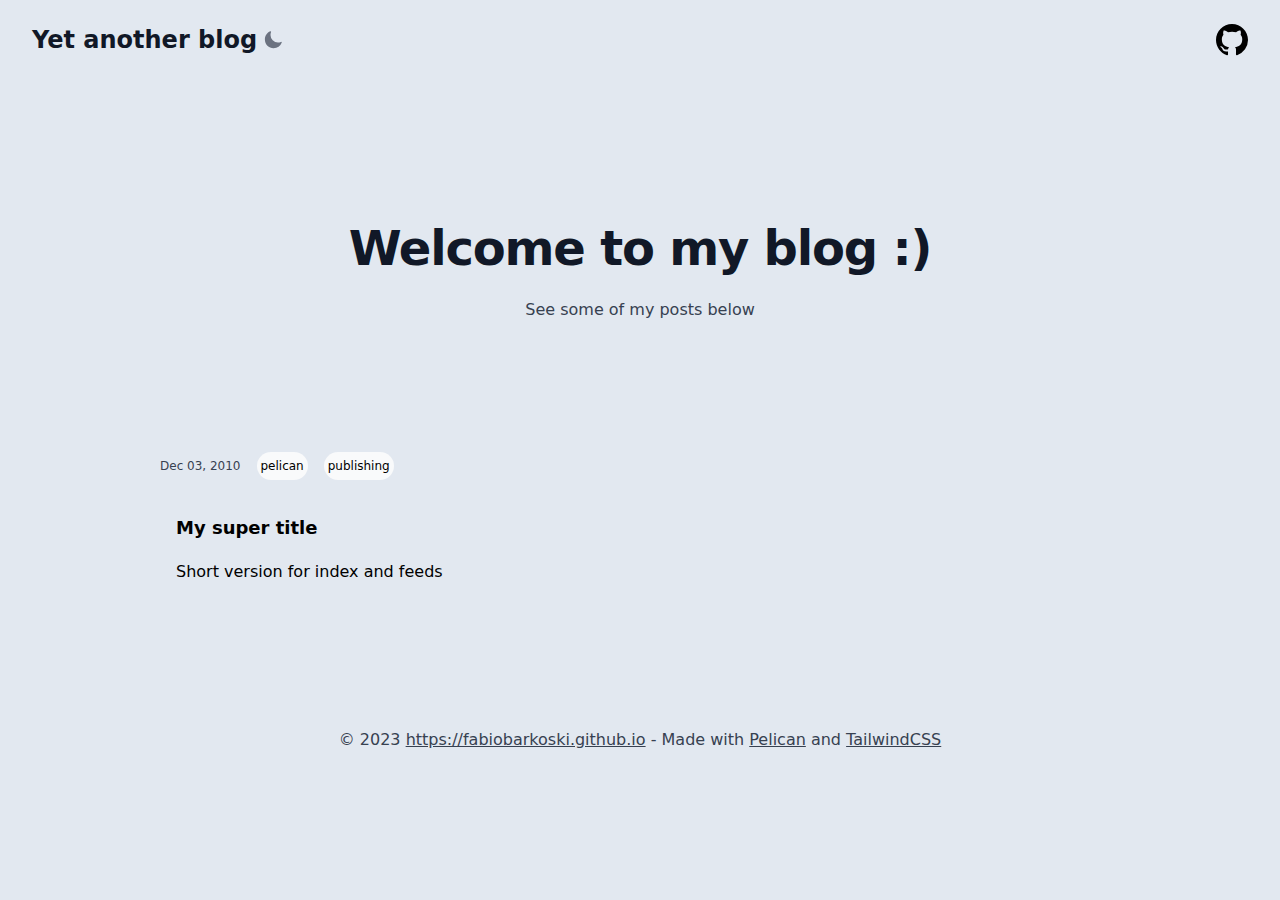
<file: index.html>
<!DOCTYPE html>
<html>
<head>
  <meta charset="utf-8">
  <link rel="stylesheet" type="text/css" href="https://fabiobarkoski.github.io/theme/css/style.css" />
  <link rel="stylesheet" href="https://fabiobarkoski.github.io/theme/css/output.css" />
  <style>pre { line-height: 125%; }
    td.linenos .normal { color: #586e75; background-color: #073642; padding-left: 5px; padding-right: 5px; }
    span.linenos { color: #586e75; background-color: #073642; padding-left: 5px; padding-right: 5px; }
    td.linenos .special { color: #000000; background-color: #ffffc0; padding-left: 5px; padding-right: 5px; }
    span.linenos.special { color: #000000; background-color: #ffffc0; padding-left: 5px; padding-right: 5px; }
    .highlight .hll { background-color: #073642 }
    .highlight { background: #002b36; color: #839496 }
    .highlight .c { color: #586e75; font-style: italic } /* Comment */
    .highlight .err { color: #839496; background-color: #dc322f } /* Error */
    .highlight .esc { color: #839496 } /* Escape */
    .highlight .g { color: #839496 } /* Generic */
    .highlight .k { color: #859900 } /* Keyword */
    .highlight .l { color: #839496 } /* Literal */
    .highlight .n { color: #839496 } /* Name */
    .highlight .o { color: #586e75 } /* Operator */
    .highlight .x { color: #839496 } /* Other */
    .highlight .p { color: #839496 } /* Punctuation */
    .highlight .ch { color: #586e75; font-style: italic } /* Comment.Hashbang */
    .highlight .cm { color: #586e75; font-style: italic } /* Comment.Multiline */
    .highlight .cp { color: #d33682 } /* Comment.Preproc */
    .highlight .cpf { color: #586e75 } /* Comment.PreprocFile */
    .highlight .c1 { color: #586e75; font-style: italic } /* Comment.Single */
    .highlight .cs { color: #586e75; font-style: italic } /* Comment.Special */
    .highlight .gd { color: #dc322f } /* Generic.Deleted */
    .highlight .ge { color: #839496; font-style: italic } /* Generic.Emph */
    .highlight .gr { color: #dc322f } /* Generic.Error */
    .highlight .gh { color: #839496; font-weight: bold } /* Generic.Heading */
    .highlight .gi { color: #859900 } /* Generic.Inserted */
    .highlight .go { color: #839496 } /* Generic.Output */
    .highlight .gp { color: #268bd2; font-weight: bold } /* Generic.Prompt */
    .highlight .gs { color: #839496; font-weight: bold } /* Generic.Strong */
    .highlight .gu { color: #839496; text-decoration: underline } /* Generic.Subheading */
    .highlight .gt { color: #268bd2 } /* Generic.Traceback */
    .highlight .kc { color: #2aa198 } /* Keyword.Constant */
    .highlight .kd { color: #2aa198 } /* Keyword.Declaration */
    .highlight .kn { color: #cb4b16 } /* Keyword.Namespace */
    .highlight .kp { color: #859900 } /* Keyword.Pseudo */
    .highlight .kr { color: #859900 } /* Keyword.Reserved */
    .highlight .kt { color: #b58900 } /* Keyword.Type */
    .highlight .ld { color: #839496 } /* Literal.Date */
    .highlight .m { color: #2aa198 } /* Literal.Number */
    .highlight .s { color: #2aa198 } /* Literal.String */
    .highlight .na { color: #839496 } /* Name.Attribute */
    .highlight .nb { color: #268bd2 } /* Name.Builtin */
    .highlight .nc { color: #268bd2 } /* Name.Class */
    .highlight .no { color: #268bd2 } /* Name.Constant */
    .highlight .nd { color: #268bd2 } /* Name.Decorator */
    .highlight .ni { color: #268bd2 } /* Name.Entity */
    .highlight .ne { color: #268bd2 } /* Name.Exception */
    .highlight .nf { color: #268bd2 } /* Name.Function */
    .highlight .nl { color: #268bd2 } /* Name.Label */
    .highlight .nn { color: #268bd2 } /* Name.Namespace */
    .highlight .nx { color: #839496 } /* Name.Other */
    .highlight .py { color: #839496 } /* Name.Property */
    .highlight .nt { color: #268bd2 } /* Name.Tag */
    .highlight .nv { color: #268bd2 } /* Name.Variable */
    .highlight .ow { color: #859900 } /* Operator.Word */
    .highlight .pm { color: #839496 } /* Punctuation.Marker */
    .highlight .w { color: #839496 } /* Text.Whitespace */
    .highlight .mb { color: #2aa198 } /* Literal.Number.Bin */
    .highlight .mf { color: #2aa198 } /* Literal.Number.Float */
    .highlight .mh { color: #2aa198 } /* Literal.Number.Hex */
    .highlight .mi { color: #2aa198 } /* Literal.Number.Integer */
    .highlight .mo { color: #2aa198 } /* Literal.Number.Oct */
    .highlight .sa { color: #2aa198 } /* Literal.String.Affix */
    .highlight .sb { color: #2aa198 } /* Literal.String.Backtick */
    .highlight .sc { color: #2aa198 } /* Literal.String.Char */
    .highlight .dl { color: #2aa198 } /* Literal.String.Delimiter */
    .highlight .sd { color: #586e75 } /* Literal.String.Doc */
    .highlight .s2 { color: #2aa198 } /* Literal.String.Double */
    .highlight .se { color: #2aa198 } /* Literal.String.Escape */
    .highlight .sh { color: #2aa198 } /* Literal.String.Heredoc */
    .highlight .si { color: #2aa198 } /* Literal.String.Interpol */
    .highlight .sx { color: #2aa198 } /* Literal.String.Other */
    .highlight .sr { color: #cb4b16 } /* Literal.String.Regex */
    .highlight .s1 { color: #2aa198 } /* Literal.String.Single */
    .highlight .ss { color: #2aa198 } /* Literal.String.Symbol */
    .highlight .bp { color: #268bd2 } /* Name.Builtin.Pseudo */
    .highlight .fm { color: #268bd2 } /* Name.Function.Magic */
    .highlight .vc { color: #268bd2 } /* Name.Variable.Class */
    .highlight .vg { color: #268bd2 } /* Name.Variable.Global */
    .highlight .vi { color: #268bd2 } /* Name.Variable.Instance */
    .highlight .vm { color: #268bd2 } /* Name.Variable.Magic */
    .highlight .il { color: #2aa198 } /* Literal.Number.Integer.Long */
  </style>
</head>    <body class="bg-[#e2e8f0] dark:bg-[#24283b]">
<header>
  <nav class="mx-auto flex max-w-7xl items-center justify-between p-6 lg:px-8" aria-label="Global">
    <div class="flex lg:flex-1">
      <a href="https://fabiobarkoski.github.io">
         <h1 class="text-2xl font-bold -m-1.5 p-1.5 text-gray-900 hover:text-gray-900/50 dark:text-[#7aa2f7] dark:hover:text-[#7aa2f7]/50">Yet another blog</h1>
      </a>
      <button id="theme-toggle" onclick="changeTheme()" type="button" class="text-gray-500 dark:text-gray-400 rounded-lg text-sm p-1.5">
        <svg id="theme-toggle-dark-icon" xmlns="http://www.w3.org/2000/svg" viewBox="0 0 24 24" fill="currentColor" class="w-5 h-5 hidden">
          <path fill-rule="evenodd" d="M9.528 1.718a.75.75 0 01.162.819A8.97 8.97 0 009 6a9 9 0 009 9 8.97 8.97 0 003.463-.69.75.75 0 01.981.98 10.503 10.503 0 01-9.694 6.46c-5.799 0-10.5-4.701-10.5-10.5 0-4.368 2.667-8.112 6.46-9.694a.75.75 0 01.818.162z" clip-rule="evenodd" />
        </svg>
        <svg id="theme-toggle-light-icon" xmlns="http://www.w3.org/2000/svg" fill="none" viewBox="0 0 24 24" stroke-width="1.5" stroke="currentColor" class="w-5 h-5 hidden">
          <path stroke-linecap="round" stroke-linejoin="round" d="M12 3v2.25m6.364.386l-1.591 1.591M21 12h-2.25m-.386 6.364l-1.591-1.591M12 18.75V21m-4.773-4.227l-1.591 1.591M5.25 12H3m4.227-4.773L5.636 5.636M15.75 12a3.75 3.75 0 11-7.5 0 3.75 3.75 0 017.5 0z" />
        </svg>
      </button>
    </div>
    <div class="hidden lg:flex lg:flex-1 lg:justify-end">
      <a href="https://github.com/fabiobarkoski" target="_blank" class="-m-1.5 p-1.5">
        <span class="sr-only">Socials</span>
        <svg xmlns="http://www.w3.org/2000/svg" width="32" height="32" fill="currentColor" class="hover:scale-110 dark:text-gray-300" viewBox="0 0 16 16">
          <path d="M8 0C3.58 0 0 3.58 0 8c0 3.54 2.29 6.53 5.47 7.59.4.07.55-.17.55-.38 0-.19-.01-.82-.01-1.49-2.01.37-2.53-.49-2.69-.94-.09-.23-.48-.94-.82-1.13-.28-.15-.68-.52-.01-.53.63-.01 1.08.58 1.23.82.72 1.21 1.87.87 2.33.66.07-.52.28-.87.51-1.07-1.78-.2-3.64-.89-3.64-3.95 0-.87.31-1.59.82-2.15-.08-.2-.36-1.02.08-2.12 0 0 .67-.21 2.2.82.64-.18 1.32-.27 2-.27.68 0 1.36.09 2 .27 1.53-1.04 2.2-.82 2.2-.82.44 1.1.16 1.92.08 2.12.51.56.82 1.27.82 2.15 0 3.07-1.87 3.75-3.65 3.95.29.25.54.73.54 1.48 0 1.07-.01 1.93-.01 2.2 0 .21.15.46.55.38A8.012 8.012 0 0 0 16 8c0-4.42-3.58-8-8-8z"/>
        </svg>
      </a>
    </div>
  </nav>
</header>        <main class="grid min-h-full place-items-center px-6 py-24 sm:py-32 lg:px-8">
          <div class="text-center">
            <h1 class="mt-4 text-3xl font-bold tracking-tight sm:text-5xl text-gray-900 dark:text-[#7aa2f7]">Welcome to my blog :)</h1>
            <p class="mt-6 text-base leading-7 text-gray-700 dark:text-[#9aa5ce]">See some of my posts below</p>
          </div>
          <div class="mx-auto mt-10 grid max-w-2xl grid-cols-1 gap-x-8 gap-y-16 pt-10 sm:mt-16 sm:pt-16 lg:mx-0 lg:max-w-none lg:grid-cols-3">
              <article class="flex max-w-xl flex-col items-start justify-between">
                <div class="flex items-center gap-x-4 text-xs mb-2">
                  <time class="text-gray-700 dark:text-[#9aa5ce]">Dec 03, 2010</time>
                    <a href="tag/pelican" class="relative z-10 rounded-full bg-gray-50 text-black px3 py-1.5 pr-1 pl-1 font-medium hover:bg-[#c0caf5]">pelican</a>
                    <a href="tag/publishing" class="relative z-10 rounded-full bg-gray-50 text-black px3 py-1.5 pr-1 pl-1 font-medium hover:bg-[#c0caf5]">publishing</a>
                </div>
                <div class="group relative hover:bg-gray-400/50 dark:hover:bg-[#565f89]/50 rounded-md px-4 py-4 dark:text-[#9aa5ce]">
                  <h3 class="mt-3 text-lg font-semibold leading-6 text-900 group-hover:text-gray-900/50 dark:text-[#bb9af7] dark:group-hover:text-[#a9b1d6]/50">
                    <a href="my-super-post">
                      <span class="absolute inset-0"></span>
                      My super title
                    </a>
                  </h3>
                  <p class="mt-5 line-clamp-3 text-sm leading-6i"><p>Short version for index and feeds</p></p>
                </div>
              </article>
          </div>
        </main>
<footer class="flex justify-center">
  <span class="text-gray-700 dark:text-[#9aa5ce]">
    © 2023
    <a href="https://fabiobarkoski.github.io" class="underline">https://fabiobarkoski.github.io</a>
    - Made with
    <a href="https://getpelican.com" target="_blank" class="underline">Pelican</a>
    and
    <a href="https://tailwindcss.com/" target="_blank" class="underline">TailwindCSS</a>
  </span>
</footer>        <script type="text/javascript">
          var themeToggleDarkIcon = document.getElementById('theme-toggle-dark-icon');
          var themeToggleLightIcon = document.getElementById('theme-toggle-light-icon');
          // Change the icons inside the button based on previous settings
          if (localStorage.getItem('color-theme') === 'dark' || (!('color-theme' in localStorage) && window.matchMedia('(prefers-color-scheme: dark)').matches)) {
              themeToggleLightIcon.classList.remove('hidden');
              document.documentElement.classList.add('dark');
          } else {
              themeToggleDarkIcon.classList.remove('hidden');
              document.documentElement.classList.remove('dark');
          }

          var themeToggleBtn = document.getElementById('theme-toggle');

          function changeTheme() {
            themeToggleDarkIcon.classList.toggle('hidden');
            themeToggleLightIcon.classList.toggle('hidden');

            if (localStorage.getItem('color-theme')) {
                if (localStorage.getItem('color-theme') === 'light') {
                    document.documentElement.classList.add('dark');
                    localStorage.setItem('color-theme', 'dark');
                } else {
                    document.documentElement.classList.remove('dark');
                    localStorage.setItem('color-theme', 'light');
                }

            // if NOT set via local storage previously
            } else {
                if (document.documentElement.classList.contains('dark')) {
                    document.documentElement.classList.remove('dark');
                    localStorage.setItem('color-theme', 'light');
                } else {
                    document.documentElement.classList.add('dark');
                    localStorage.setItem('color-theme', 'dark');
                }
            }
          }
        </script>
    </body>
</html>
</file>
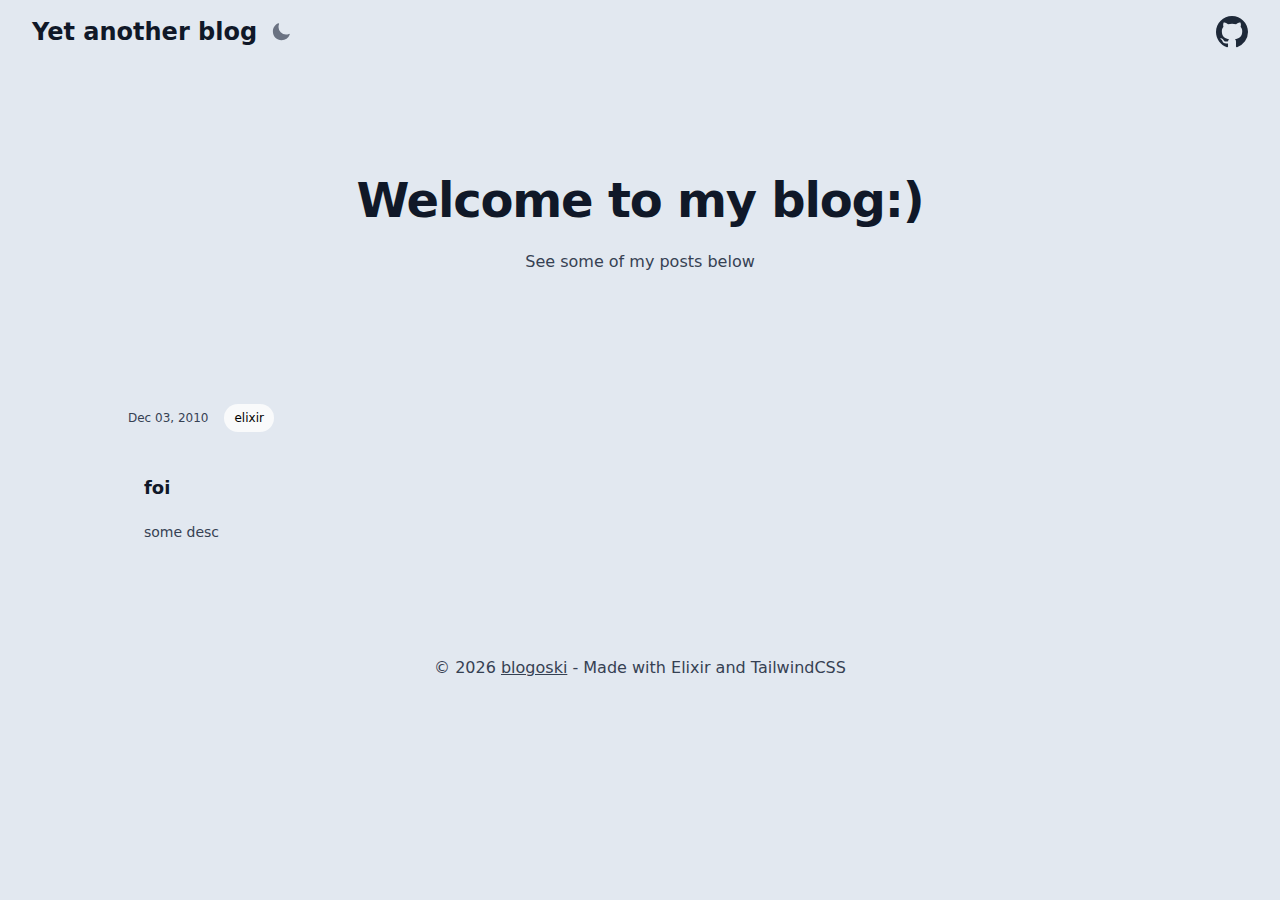
<file: docs/index.html>
<!DOCTYPE html>
<html lang="en">
<head>
  <meta charset="UTF-8">
  <meta name="viewport" content="width=device-width, initial-scale=1">
  <title>Blogoski</title>
  <meta name="description" content="Yet another blog about software development">
  <meta name="author" content="Fabio Barkoski">
  <meta property="og:type" content="website">
  <meta property="og:site_name" content="Blogoski">
  <meta property="og:title" content="Blogoski">
  <meta property="og:description" content="Yet another blog about software development">
  <meta property="og:image" content="/assets/img/social-card.png">
  <meta name="twitter:card" content="summary">
  <meta name="twitter:image" content="/assets/img/social-card.png">
  <meta name="twitter:title" content="Blogoski">
  <meta name="twitter:description" content="Yet another blog about software development">
  <link phx-track-static rel="stylesheet" href="assets/css/app.css">
  <script defer phx-track-static type="text/javascript" src="assets/js/app.js"></script>
</head>
<body class="bg-[#e2e8f0] dark:bg-[#24283b] min-h-screen">
  <header>
    <nav class="mx-auto flex max-w-7xl items-center justify-between px-4 py-4 sm:px-6 lg:px-8" aria-label="Global">
      <div class="flex flex-1 items-center gap-2">
        <a href="https://blogoski.com/">
          <h1 class="text-xl sm:text-2xl font-bold -m-1.5 p-1.5 text-gray-900 hover:text-gray-900/50 dark:text-[#7aa2f7] dark:hover:text-[#7aa2f7]/50">
            Yet another blog
          </h1>
        </a>
        <button id="theme-toggle" onclick="changeTheme()" type="button" aria-label="Toggle theme" class="text-gray-500 dark:text-gray-400 rounded-lg text-sm p-1.5">
          <svg id="theme-toggle-dark-icon" xmlns="http://www.w3.org/2000/svg" viewBox="0 0 24 24" fill="currentColor" aria-hidden="true" class="w-5 h-5 hidden">
            <path fill-rule="evenodd" d="M9.528 1.718a.75.75 0 01.162.819A8.97 8.97 0 009 6a9 9 0 009 9 8.97 8.97 0 003.463-.69.75.75 0 01.981.98 10.503 10.503 0 01-9.694 6.46c-5.799 0-10.5-4.701-10.5-10.5 0-4.368 2.667-8.112 6.46-9.694a.75.75 0 01.818.162z" clip-rule="evenodd"></path>
          </svg>
          <svg id="theme-toggle-light-icon" xmlns="http://www.w3.org/2000/svg" fill="none" viewBox="0 0 24 24" stroke-width="1.5" stroke="currentColor" aria-hidden="true" class="w-5 h-5 hidden">
            <path stroke-linecap="round" stroke-linejoin="round" d="M12 3v2.25m6.364.386l-1.591 1.591M21 12h-2.25m-.386 6.364l-1.591-1.591M12 18.75V21m-4.773-4.227l-1.591 1.591M5.25 12H3m4.227-4.773L5.636 5.636M15.75 12a3.75 3.75 0 11-7.5 0 3.75 3.75 0 017.5 0z"></path>
          </svg>
        </button>
      </div>
      <div class="flex items-center justify-end">
        <a href="https://github.com/fabiobarkoski" target="_blank" rel="noopener noreferrer" class="-m-1.5 p-1.5">
          <span class="sr-only">GitHub profile (opens in new tab)</span>
          <svg xmlns="http://www.w3.org/2000/svg" width="28" height="28" fill="currentColor" aria-hidden="true" class="hover:scale-110 fill-gray-800 dark:fill-gray-300 sm:w-8 sm:h-8" viewBox="0 0 16 16">
            <path d="M8 0C3.58 0 0 3.58 0 8c0 3.54 2.29 6.53 5.47 7.59.4.07.55-.17.55-.38 0-.19-.01-.82-.01-1.49-2.01.37-2.53-.49-2.69-.94-.09-.23-.48-.94-.82-1.13-.28-.15-.68-.52-.01-.53.63-.01 1.08.58 1.23.82.72 1.21 1.87.87 2.33.66.07-.52.28-.87.51-1.07-1.78-.2-3.64-.89-3.64-3.95 0-.87.31-1.59.82-2.15-.08-.2-.36-1.02.08-2.12 0 0 .67-.21 2.2.82.64-.18 1.32-.27 2-.27.68 0 1.36.09 2 .27 1.53-1.04 2.2-.82 2.2-.82.44 1.1.16 1.92.08 2.12.51.56.82 1.27.82 2.15 0 3.07-1.87 3.75-3.65 3.95.29.25.54.73.54 1.48 0 1.07-.01 1.93-.01 2.2 0 .21.15.46.55.38A8.012 8.012 0 0 0 16 8c0-4.42-3.58-8-8-8z"></path>
          </svg>
        </a>
      </div>
    </nav>
  </header>
  <main class="grid min-h-5/6 place-items-center px-4 py-12 sm:px-6 sm:py-24 lg:px-8">
    <div class="text-center w-full max-w-2xl">
    <h1 class="mt-4 text-3xl font-bold tracking-tight sm:text-5xl text-gray-900 dark:text-[#7aa2f7]">
      Welcome to my blog:)
    </h1>
    <p class="mt-6 text-base leading-7 text-gray-700 dark:text-[#9aa5ce]">See some of my posts below</p>
  </div>
  <div class="w-full max-w-5xl mx-auto mt-10 grid grid-cols-1 gap-x-8 gap-y-8 pt-10 sm:mt-16 sm:pt-16 sm:grid-cols-2 lg:grid-cols-3">
    <article aria-label="foi" class="flex flex-col items-start justify-between w-full">
      <div class="flex items-center gap-x-4 text-xs mb-4">
        <time datetime="Dec 03, 2010" class="text-gray-700 dark:text-[#9aa5ce]">Dec 03, 2010</time>
        <a href="tags/elixir.html" class="relative z-10 rounded-full bg-gray-50 text-black px-2.5 py-1.5 font-medium hover:bg-[#c0caf5]">
          elixir
        </a>
      </div>
      <div class="group relative hover:bg-gray-400/50 dark:hover:bg-[#565f89]/50 rounded-md px-4 py-4 dark:text-[#9aa5ce] w-full min-h-28">
        <h3 class="mt-3 text-lg font-semibold leading-6 text-gray-900 group-hover:text-gray-900/50 dark:text-[#bb9af7] dark:group-hover:text-[#a9b1d6]/50">
          <a href="posts/my-super-post.html">
            <span class="absolute inset-0"></span>
            foi
          </a>
        </h3>
        <p class="mt-5 line-clamp-3 text-sm leading-6 text-gray-700 dark:text-[#9aa5ce]">some desc</p>
      </div>
    </article>
  </div>
  </main>
  <footer class="flex justify-center pb-4 px-4 text-center">
    <span class="text-gray-700 dark:text-[#9aa5ce]">
      © 2026
      <a href="https://blogoski.com/" class="underline">blogoski</a>
      - Made with Elixir and TailwindCSS
    </span>
  </footer>
</body>
</html>
</file>
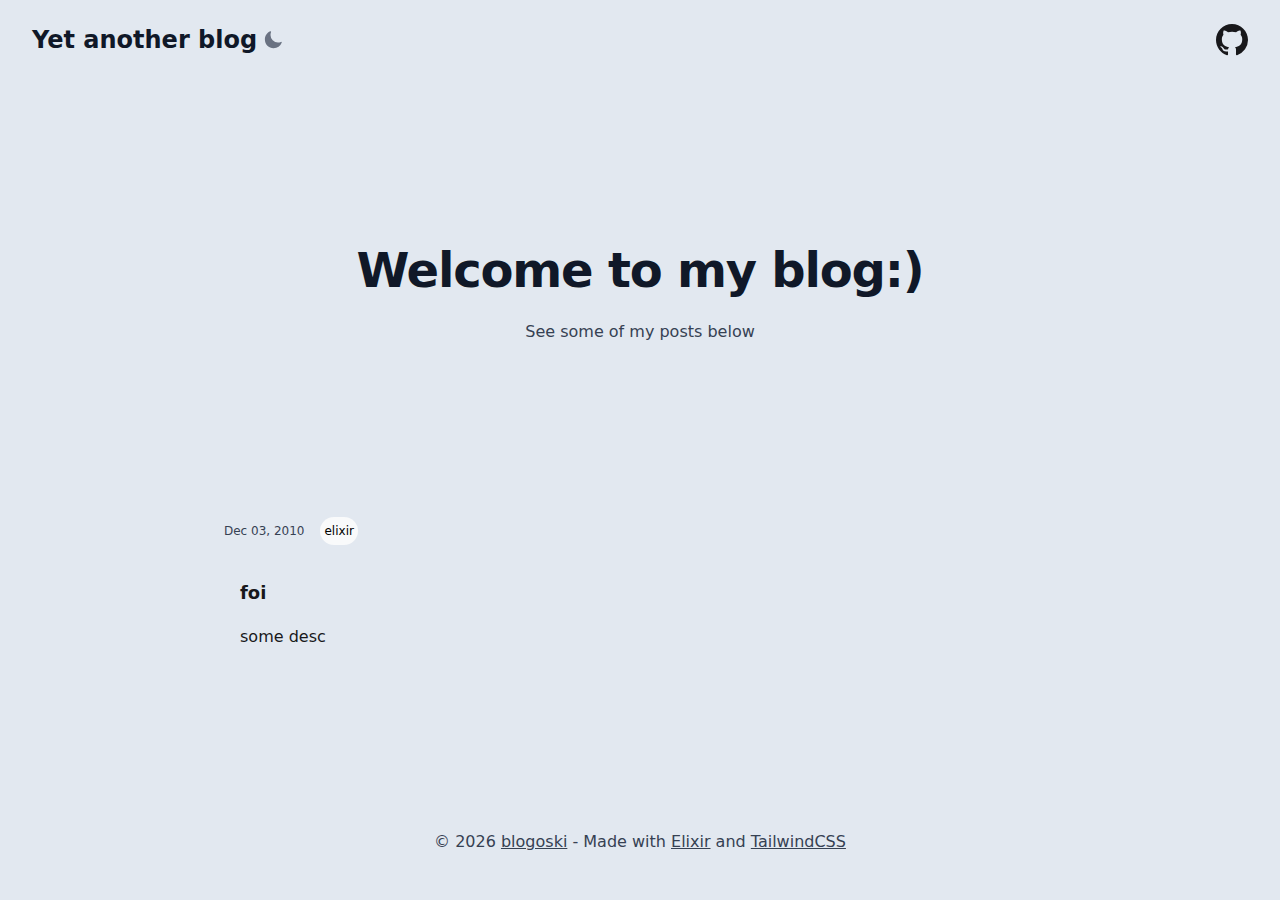
<file: output/index.html>
<head>
  <link phx-track-static rel="stylesheet" href="assets/css/app.css">
  <script defer phx-track-static type="text/javascript" src="assets/js/app.js"></script>
</head>
<body class="bg-[#e2e8f0] dark:bg-[#24283b] min-h-screen">
  <header>
    <nav class="mx-auto flex max-w-7xl items-center justify-between p-6 lg:px-8" aria-label="Global">
      <div class="flex lg:flex-1">
        <a href="https://blogoski.com/">
          <h1 class="text-2xl font-bold -m-1.5 p-1.5 text-gray-900 hover:text-gray-900/50 dark:text-[#7aa2f7] dark:hover:text-[#7aa2f7]/50">
            Yet another blog
          </h1>
        </a>
        <button id="theme-toggle" onclick="changeTheme()" type="button" class="text-gray-500 dark:text-gray-400 rounded-lg text-sm p-1.5">
          <svg id="theme-toggle-dark-icon" xmlns="http://www.w3.org/2000/svg" viewBox="0 0 24 24" fill="currentColor" class="w-5 h-5 hidden">
            <path fill-rule="evenodd" d="M9.528 1.718a.75.75 0 01.162.819A8.97 8.97 0 009 6a9 9 0 009 9 8.97 8.97 0 003.463-.69.75.75 0 01.981.98 10.503 10.503 0 01-9.694 6.46c-5.799 0-10.5-4.701-10.5-10.5 0-4.368 2.667-8.112 6.46-9.694a.75.75 0 01.818.162z" clip-rule="evenodd"></path>
          </svg>
          <svg id="theme-toggle-light-icon" xmlns="http://www.w3.org/2000/svg" fill="none" viewBox="0 0 24 24" stroke-width="1.5" stroke="currentColor" class="w-5 h-5 hidden">
            <path stroke-linecap="round" stroke-linejoin="round" d="M12 3v2.25m6.364.386l-1.591 1.591M21 12h-2.25m-.386 6.364l-1.591-1.591M12 18.75V21m-4.773-4.227l-1.591 1.591M5.25 12H3m4.227-4.773L5.636 5.636M15.75 12a3.75 3.75 0 11-7.5 0 3.75 3.75 0 017.5 0z"></path>
          </svg>
        </button>
      </div>
      <div class="hidden lg:flex lg:flex-1 lg:justify-end">
        <a href="https://github.com/fabiobarkoski" target="_blank" class="-m-1.5 p-1.5">
          <span class="sr-only">Socials</span>
          <svg xmlns="http://www.w3.org/2000/svg" width="32" height="32" fill="currentColor" class="hover:scale-110 dark:text-gray-300" viewBox="0 0 16 16">
            <path d="M8 0C3.58 0 0 3.58 0 8c0 3.54 2.29 6.53 5.47 7.59.4.07.55-.17.55-.38 0-.19-.01-.82-.01-1.49-2.01.37-2.53-.49-2.69-.94-.09-.23-.48-.94-.82-1.13-.28-.15-.68-.52-.01-.53.63-.01 1.08.58 1.23.82.72 1.21 1.87.87 2.33.66.07-.52.28-.87.51-1.07-1.78-.2-3.64-.89-3.64-3.95 0-.87.31-1.59.82-2.15-.08-.2-.36-1.02.08-2.12 0 0 .67-.21 2.2.82.64-.18 1.32-.27 2-.27.68 0 1.36.09 2 .27 1.53-1.04 2.2-.82 2.2-.82.44 1.1.16 1.92.08 2.12.51.56.82 1.27.82 2.15 0 3.07-1.87 3.75-3.65 3.95.29.25.54.73.54 1.48 0 1.07-.01 1.93-.01 2.2 0 .21.15.46.55.38A8.012 8.012 0 0 0 16 8c0-4.42-3.58-8-8-8z"></path>
          </svg>
        </a>
      </div>
    </nav>
  </header>
  <main class="grid min-h-5/6 place-items-center px-6 py-24 sm:py-32 lg:px-8">
    <div class="text-center">
    <h1 class="mt-4 text-3xl font-bold tracking-tight sm:text-5xl text-gray-900 dark:text-[#7aa2f7]">
      Welcome to my blog:)
    </h1>
    <p class="mt-6 text-base leading-7 text-gray-700 dark:text-[#9aa5ce]">See some of my posts below</p>
  </div>
  <div class="mx-auto mt-10 grid max-w-2xl grid-cols-1 gap-x-8 gap-y-16 pt-10 sm:mt-16 sm:pt-16 lg:mx-0 lg:max-w-none lg:grid-cols-3">
    <article class="flex max-w-xl flex-col items-start justify-between">
      <div class="flex items-center gap-x-4 text-xs mb-2">
        <time class="text-gray-700 dark:text-[#9aa5ce]">Dec 03, 2010</time>
        <a href="tags/elixir.html" class="relative z-10 rounded-full bg-gray-50 text-black px3 py-1.5 pr-1 pl-1 font-medium hover:bg-[#c0caf5]">
          elixir
        </a>
      </div>
      <div class="group relative hover:bg-gray-400/50 dark:hover:bg-[#565f89]/50 rounded-md px-4 py-4 dark:text-[#9aa5ce] h-32 w-64">
        <h3 class="mt-3 text-lg font-semibold leading-6 text-900 group-hover:text-gray-900/50 dark:text-[#bb9af7] dark:group-hover:text-[#a9b1d6]/50">
          <a href="posts/my-super-post.html">
            <span class="absolute inset-0"></span>
            foi
          </a>
        </h3>
        <p class="mt-5 line-clamp-3 text-sm leading-6i"><p>some desc</p></p>
      </div>
    </article>
  </div>  
  </main>
  <footer class="flex justify-center pb-4">
    <span class="text-gray-700 dark:text-[#9aa5ce]">
      © 2026
      <a href="https://blogoski.com/" class="underline">blogoski</a>
      - Made with
      <a href="https://getpelican.com" target="_blank" class="underline">Elixir</a>
      and
      <a href="https://tailwindcss.com/" target="_blank" class="underline">TailwindCSS</a>
    </span>
  </footer>
</body>
</file>
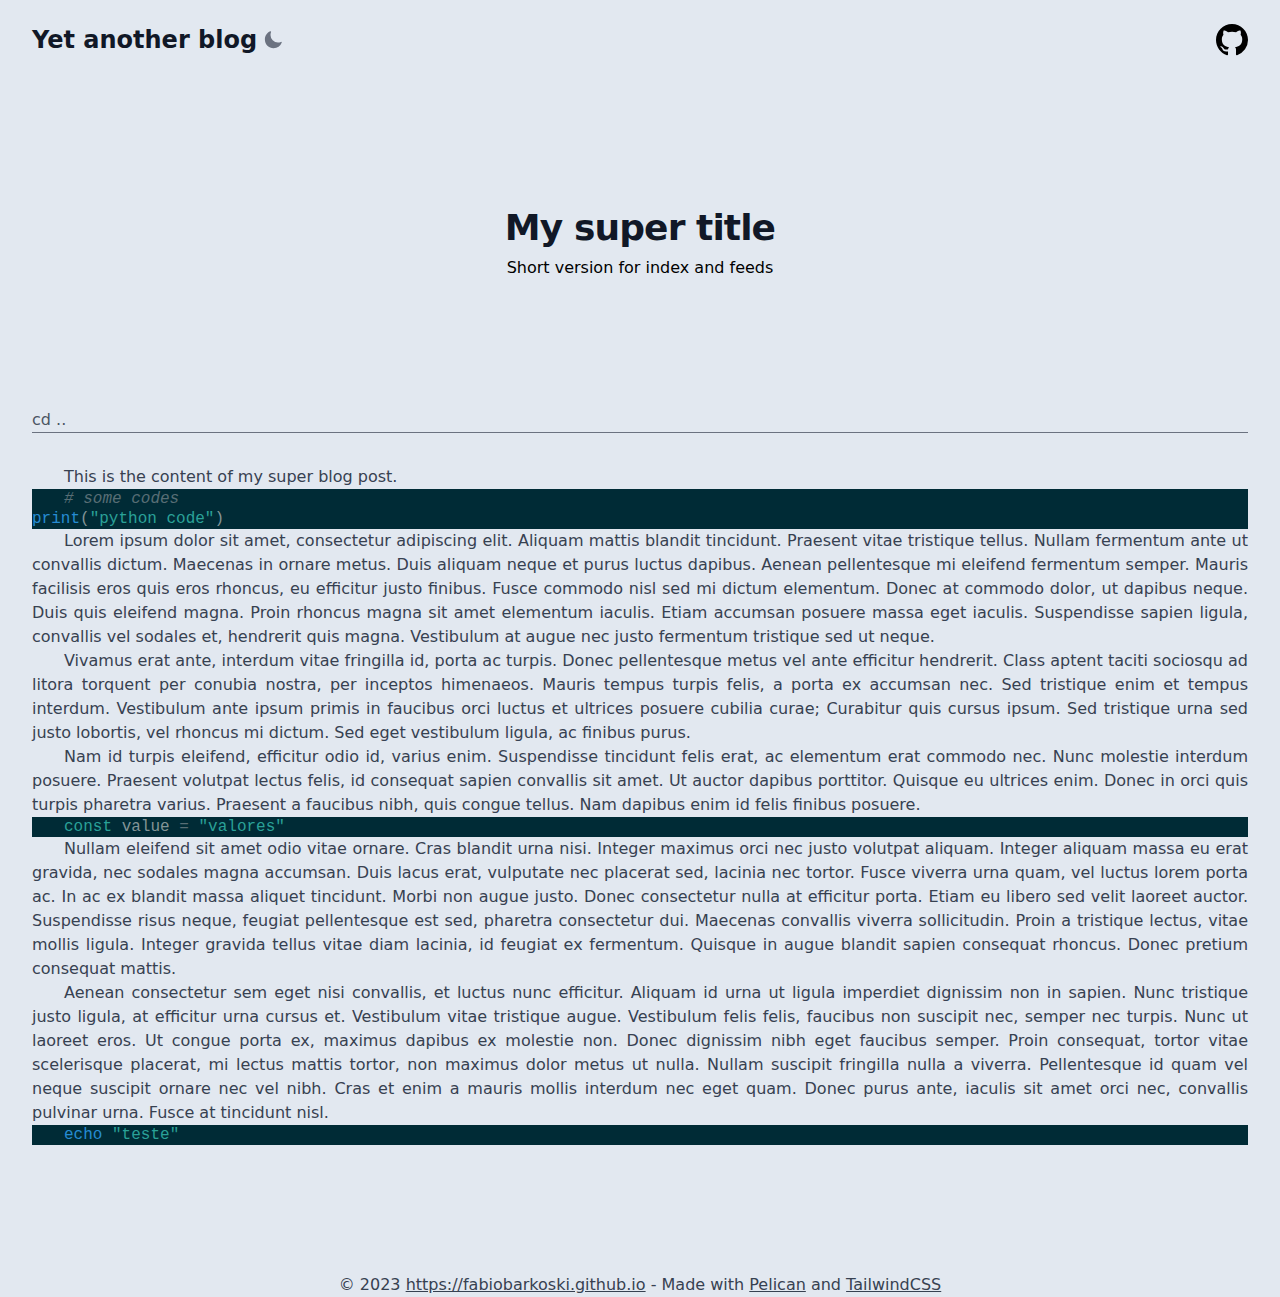
<file: my-super-post.html>
<!DOCTYPE html>
<html>
<head>
  <meta charset="utf-8">
  <link rel="stylesheet" type="text/css" href="https://fabiobarkoski.github.io/theme/css/style.css" />
  <link rel="stylesheet" href="https://fabiobarkoski.github.io/theme/css/output.css" />
  <style>pre { line-height: 125%; }
    td.linenos .normal { color: #586e75; background-color: #073642; padding-left: 5px; padding-right: 5px; }
    span.linenos { color: #586e75; background-color: #073642; padding-left: 5px; padding-right: 5px; }
    td.linenos .special { color: #000000; background-color: #ffffc0; padding-left: 5px; padding-right: 5px; }
    span.linenos.special { color: #000000; background-color: #ffffc0; padding-left: 5px; padding-right: 5px; }
    .highlight .hll { background-color: #073642 }
    .highlight { background: #002b36; color: #839496 }
    .highlight .c { color: #586e75; font-style: italic } /* Comment */
    .highlight .err { color: #839496; background-color: #dc322f } /* Error */
    .highlight .esc { color: #839496 } /* Escape */
    .highlight .g { color: #839496 } /* Generic */
    .highlight .k { color: #859900 } /* Keyword */
    .highlight .l { color: #839496 } /* Literal */
    .highlight .n { color: #839496 } /* Name */
    .highlight .o { color: #586e75 } /* Operator */
    .highlight .x { color: #839496 } /* Other */
    .highlight .p { color: #839496 } /* Punctuation */
    .highlight .ch { color: #586e75; font-style: italic } /* Comment.Hashbang */
    .highlight .cm { color: #586e75; font-style: italic } /* Comment.Multiline */
    .highlight .cp { color: #d33682 } /* Comment.Preproc */
    .highlight .cpf { color: #586e75 } /* Comment.PreprocFile */
    .highlight .c1 { color: #586e75; font-style: italic } /* Comment.Single */
    .highlight .cs { color: #586e75; font-style: italic } /* Comment.Special */
    .highlight .gd { color: #dc322f } /* Generic.Deleted */
    .highlight .ge { color: #839496; font-style: italic } /* Generic.Emph */
    .highlight .gr { color: #dc322f } /* Generic.Error */
    .highlight .gh { color: #839496; font-weight: bold } /* Generic.Heading */
    .highlight .gi { color: #859900 } /* Generic.Inserted */
    .highlight .go { color: #839496 } /* Generic.Output */
    .highlight .gp { color: #268bd2; font-weight: bold } /* Generic.Prompt */
    .highlight .gs { color: #839496; font-weight: bold } /* Generic.Strong */
    .highlight .gu { color: #839496; text-decoration: underline } /* Generic.Subheading */
    .highlight .gt { color: #268bd2 } /* Generic.Traceback */
    .highlight .kc { color: #2aa198 } /* Keyword.Constant */
    .highlight .kd { color: #2aa198 } /* Keyword.Declaration */
    .highlight .kn { color: #cb4b16 } /* Keyword.Namespace */
    .highlight .kp { color: #859900 } /* Keyword.Pseudo */
    .highlight .kr { color: #859900 } /* Keyword.Reserved */
    .highlight .kt { color: #b58900 } /* Keyword.Type */
    .highlight .ld { color: #839496 } /* Literal.Date */
    .highlight .m { color: #2aa198 } /* Literal.Number */
    .highlight .s { color: #2aa198 } /* Literal.String */
    .highlight .na { color: #839496 } /* Name.Attribute */
    .highlight .nb { color: #268bd2 } /* Name.Builtin */
    .highlight .nc { color: #268bd2 } /* Name.Class */
    .highlight .no { color: #268bd2 } /* Name.Constant */
    .highlight .nd { color: #268bd2 } /* Name.Decorator */
    .highlight .ni { color: #268bd2 } /* Name.Entity */
    .highlight .ne { color: #268bd2 } /* Name.Exception */
    .highlight .nf { color: #268bd2 } /* Name.Function */
    .highlight .nl { color: #268bd2 } /* Name.Label */
    .highlight .nn { color: #268bd2 } /* Name.Namespace */
    .highlight .nx { color: #839496 } /* Name.Other */
    .highlight .py { color: #839496 } /* Name.Property */
    .highlight .nt { color: #268bd2 } /* Name.Tag */
    .highlight .nv { color: #268bd2 } /* Name.Variable */
    .highlight .ow { color: #859900 } /* Operator.Word */
    .highlight .pm { color: #839496 } /* Punctuation.Marker */
    .highlight .w { color: #839496 } /* Text.Whitespace */
    .highlight .mb { color: #2aa198 } /* Literal.Number.Bin */
    .highlight .mf { color: #2aa198 } /* Literal.Number.Float */
    .highlight .mh { color: #2aa198 } /* Literal.Number.Hex */
    .highlight .mi { color: #2aa198 } /* Literal.Number.Integer */
    .highlight .mo { color: #2aa198 } /* Literal.Number.Oct */
    .highlight .sa { color: #2aa198 } /* Literal.String.Affix */
    .highlight .sb { color: #2aa198 } /* Literal.String.Backtick */
    .highlight .sc { color: #2aa198 } /* Literal.String.Char */
    .highlight .dl { color: #2aa198 } /* Literal.String.Delimiter */
    .highlight .sd { color: #586e75 } /* Literal.String.Doc */
    .highlight .s2 { color: #2aa198 } /* Literal.String.Double */
    .highlight .se { color: #2aa198 } /* Literal.String.Escape */
    .highlight .sh { color: #2aa198 } /* Literal.String.Heredoc */
    .highlight .si { color: #2aa198 } /* Literal.String.Interpol */
    .highlight .sx { color: #2aa198 } /* Literal.String.Other */
    .highlight .sr { color: #cb4b16 } /* Literal.String.Regex */
    .highlight .s1 { color: #2aa198 } /* Literal.String.Single */
    .highlight .ss { color: #2aa198 } /* Literal.String.Symbol */
    .highlight .bp { color: #268bd2 } /* Name.Builtin.Pseudo */
    .highlight .fm { color: #268bd2 } /* Name.Function.Magic */
    .highlight .vc { color: #268bd2 } /* Name.Variable.Class */
    .highlight .vg { color: #268bd2 } /* Name.Variable.Global */
    .highlight .vi { color: #268bd2 } /* Name.Variable.Instance */
    .highlight .vm { color: #268bd2 } /* Name.Variable.Magic */
    .highlight .il { color: #2aa198 } /* Literal.Number.Integer.Long */
  </style>
</head>    <body class="bg-[#e2e8f0] dark:bg-[#24283b]">
<header>
  <nav class="mx-auto flex max-w-7xl items-center justify-between p-6 lg:px-8" aria-label="Global">
    <div class="flex lg:flex-1">
      <a href="https://fabiobarkoski.github.io">
         <h1 class="text-2xl font-bold -m-1.5 p-1.5 text-gray-900 hover:text-gray-900/50 dark:text-[#7aa2f7] dark:hover:text-[#7aa2f7]/50">Yet another blog</h1>
      </a>
      <button id="theme-toggle" onclick="changeTheme()" type="button" class="text-gray-500 dark:text-gray-400 rounded-lg text-sm p-1.5">
        <svg id="theme-toggle-dark-icon" xmlns="http://www.w3.org/2000/svg" viewBox="0 0 24 24" fill="currentColor" class="w-5 h-5 hidden">
          <path fill-rule="evenodd" d="M9.528 1.718a.75.75 0 01.162.819A8.97 8.97 0 009 6a9 9 0 009 9 8.97 8.97 0 003.463-.69.75.75 0 01.981.98 10.503 10.503 0 01-9.694 6.46c-5.799 0-10.5-4.701-10.5-10.5 0-4.368 2.667-8.112 6.46-9.694a.75.75 0 01.818.162z" clip-rule="evenodd" />
        </svg>
        <svg id="theme-toggle-light-icon" xmlns="http://www.w3.org/2000/svg" fill="none" viewBox="0 0 24 24" stroke-width="1.5" stroke="currentColor" class="w-5 h-5 hidden">
          <path stroke-linecap="round" stroke-linejoin="round" d="M12 3v2.25m6.364.386l-1.591 1.591M21 12h-2.25m-.386 6.364l-1.591-1.591M12 18.75V21m-4.773-4.227l-1.591 1.591M5.25 12H3m4.227-4.773L5.636 5.636M15.75 12a3.75 3.75 0 11-7.5 0 3.75 3.75 0 017.5 0z" />
        </svg>
      </button>
    </div>
    <div class="hidden lg:flex lg:flex-1 lg:justify-end">
      <a href="https://github.com/fabiobarkoski" target="_blank" class="-m-1.5 p-1.5">
        <span class="sr-only">Socials</span>
        <svg xmlns="http://www.w3.org/2000/svg" width="32" height="32" fill="currentColor" class="hover:scale-110 dark:text-gray-300" viewBox="0 0 16 16">
          <path d="M8 0C3.58 0 0 3.58 0 8c0 3.54 2.29 6.53 5.47 7.59.4.07.55-.17.55-.38 0-.19-.01-.82-.01-1.49-2.01.37-2.53-.49-2.69-.94-.09-.23-.48-.94-.82-1.13-.28-.15-.68-.52-.01-.53.63-.01 1.08.58 1.23.82.72 1.21 1.87.87 2.33.66.07-.52.28-.87.51-1.07-1.78-.2-3.64-.89-3.64-3.95 0-.87.31-1.59.82-2.15-.08-.2-.36-1.02.08-2.12 0 0 .67-.21 2.2.82.64-.18 1.32-.27 2-.27.68 0 1.36.09 2 .27 1.53-1.04 2.2-.82 2.2-.82.44 1.1.16 1.92.08 2.12.51.56.82 1.27.82 2.15 0 3.07-1.87 3.75-3.65 3.95.29.25.54.73.54 1.48 0 1.07-.01 1.93-.01 2.2 0 .21.15.46.55.38A8.012 8.012 0 0 0 16 8c0-4.42-3.58-8-8-8z"/>
        </svg>
      </a>
    </div>
  </nav>
</header>        <main>
          <div class="py-24 sm:py-32">
            <div class="mx-auto max-w-7xl px-6 lg:px-8">
              <div class="mx-auto max-w-2xl text-center dark:text-[#9aa5ce]">
                <h2 class="text-3xl font-bold tracking-tight sm:text-4xl text-gray-900 dark:text-[#bb9af7]">My super title</h2>
                <p class="mt-2 text-lg leading-8 text-gray-700"><p>Short version for index and feeds</p></p>
              </div>
              <div class="mt-10 pt-10 border-b border-gray-500 dark:border-[#7aa2f7]/50 sm:mt-16 sm:pt-16 lg:mx-0 lg:max-w-none text-gray-600 dark:text-[#2ac3de]">
                <a href="https://fabiobarkoski.github.io">cd ..</a>
              </div>
              <div class="mt-4 pt-4 text-justify indent-8 leading-6 text-gray-700 dark:text-[#9aa5ce]">
                <p>This is the content of my super blog post.</p>
<div class="highlight"><pre><span></span><code><span class="c1"># some codes</span>
<span class="nb">print</span><span class="p">(</span><span class="s2">&quot;python code&quot;</span><span class="p">)</span>
</code></pre></div>

<p>Lorem ipsum dolor sit amet, consectetur adipiscing elit. Aliquam mattis blandit tincidunt. Praesent vitae tristique tellus. Nullam fermentum ante ut convallis dictum. Maecenas in ornare metus. Duis aliquam neque et purus luctus dapibus. Aenean pellentesque mi eleifend fermentum semper. Mauris facilisis eros quis eros rhoncus, eu efficitur justo finibus. Fusce commodo nisl sed mi dictum elementum. Donec at commodo dolor, ut dapibus neque. Duis quis eleifend magna. Proin rhoncus magna sit amet elementum iaculis. Etiam accumsan posuere massa eget iaculis. Suspendisse sapien ligula, convallis vel sodales et, hendrerit quis magna. Vestibulum at augue nec justo fermentum tristique sed ut neque.</p>
<p>Vivamus erat ante, interdum vitae fringilla id, porta ac turpis. Donec pellentesque metus vel ante efficitur hendrerit. Class aptent taciti sociosqu ad litora torquent per conubia nostra, per inceptos himenaeos. Mauris tempus turpis felis, a porta ex accumsan nec. Sed tristique enim et tempus interdum. Vestibulum ante ipsum primis in faucibus orci luctus et ultrices posuere cubilia curae; Curabitur quis cursus ipsum. Sed tristique urna sed justo lobortis, vel rhoncus mi dictum. Sed eget vestibulum ligula, ac finibus purus.</p>
<p>Nam id turpis eleifend, efficitur odio id, varius enim. Suspendisse tincidunt felis erat, ac elementum erat commodo nec. Nunc molestie interdum posuere. Praesent volutpat lectus felis, id consequat sapien convallis sit amet. Ut auctor dapibus porttitor. Quisque eu ultrices enim. Donec in orci quis turpis pharetra varius. Praesent a faucibus nibh, quis congue tellus. Nam dapibus enim id felis finibus posuere.</p>
<div class="highlight"><pre><span></span><code><span class="kd">const</span><span class="w"> </span><span class="nx">value</span><span class="w"> </span><span class="o">=</span><span class="w"> </span><span class="s2">&quot;valores&quot;</span>
</code></pre></div>

<p>Nullam eleifend sit amet odio vitae ornare. Cras blandit urna nisi. Integer maximus orci nec justo volutpat aliquam. Integer aliquam massa eu erat gravida, nec sodales magna accumsan. Duis lacus erat, vulputate nec placerat sed, lacinia nec tortor. Fusce viverra urna quam, vel luctus lorem porta ac. In ac ex blandit massa aliquet tincidunt. Morbi non augue justo. Donec consectetur nulla at efficitur porta. Etiam eu libero sed velit laoreet auctor. Suspendisse risus neque, feugiat pellentesque est sed, pharetra consectetur dui. Maecenas convallis viverra sollicitudin. Proin a tristique lectus, vitae mollis ligula. Integer gravida tellus vitae diam lacinia, id feugiat ex fermentum. Quisque in augue blandit sapien consequat rhoncus. Donec pretium consequat mattis.</p>
<p>Aenean consectetur sem eget nisi convallis, et luctus nunc efficitur. Aliquam id urna ut ligula imperdiet dignissim non in sapien. Nunc tristique justo ligula, at efficitur urna cursus et. Vestibulum vitae tristique augue. Vestibulum felis felis, faucibus non suscipit nec, semper nec turpis. Nunc ut laoreet eros. Ut congue porta ex, maximus dapibus ex molestie non. Donec dignissim nibh eget faucibus semper. Proin consequat, tortor vitae scelerisque placerat, mi lectus mattis tortor, non maximus dolor metus ut nulla. Nullam suscipit fringilla nulla a viverra. Pellentesque id quam vel neque suscipit ornare nec vel nibh. Cras et enim a mauris mollis interdum nec eget quam. Donec purus ante, iaculis sit amet orci nec, convallis pulvinar urna. Fusce at tincidunt nisl.</p>
<div class="highlight"><pre><span></span><code><span class="nb">echo</span><span class="w"> </span><span class="s2">&quot;teste&quot;</span>
</code></pre></div>
              </div>
            </div>
          </div>
        </main>
<footer class="flex justify-center">
  <span class="text-gray-700 dark:text-[#9aa5ce]">
    © 2023
    <a href="https://fabiobarkoski.github.io" class="underline">https://fabiobarkoski.github.io</a>
    - Made with
    <a href="https://getpelican.com" target="_blank" class="underline">Pelican</a>
    and
    <a href="https://tailwindcss.com/" target="_blank" class="underline">TailwindCSS</a>
  </span>
</footer>        <script type="text/javascript">
          var themeToggleDarkIcon = document.getElementById('theme-toggle-dark-icon');
          var themeToggleLightIcon = document.getElementById('theme-toggle-light-icon');
          // Change the icons inside the button based on previous settings
          if (localStorage.getItem('color-theme') === 'dark' || (!('color-theme' in localStorage) && window.matchMedia('(prefers-color-scheme: dark)').matches)) {
              themeToggleLightIcon.classList.remove('hidden');
              document.documentElement.classList.add('dark');
          } else {
              themeToggleDarkIcon.classList.remove('hidden');
              document.documentElement.classList.remove('dark');
          }

          var themeToggleBtn = document.getElementById('theme-toggle');

          function changeTheme() {
            themeToggleDarkIcon.classList.toggle('hidden');
            themeToggleLightIcon.classList.toggle('hidden');

            if (localStorage.getItem('color-theme')) {
                if (localStorage.getItem('color-theme') === 'light') {
                    document.documentElement.classList.add('dark');
                    localStorage.setItem('color-theme', 'dark');
                } else {
                    document.documentElement.classList.remove('dark');
                    localStorage.setItem('color-theme', 'light');
                }

            // if NOT set via local storage previously
            } else {
                if (document.documentElement.classList.contains('dark')) {
                    document.documentElement.classList.remove('dark');
                    localStorage.setItem('color-theme', 'light');
                } else {
                    document.documentElement.classList.add('dark');
                    localStorage.setItem('color-theme', 'dark');
                }
            }
          }
        </script>
    </body>
</html>
</file>
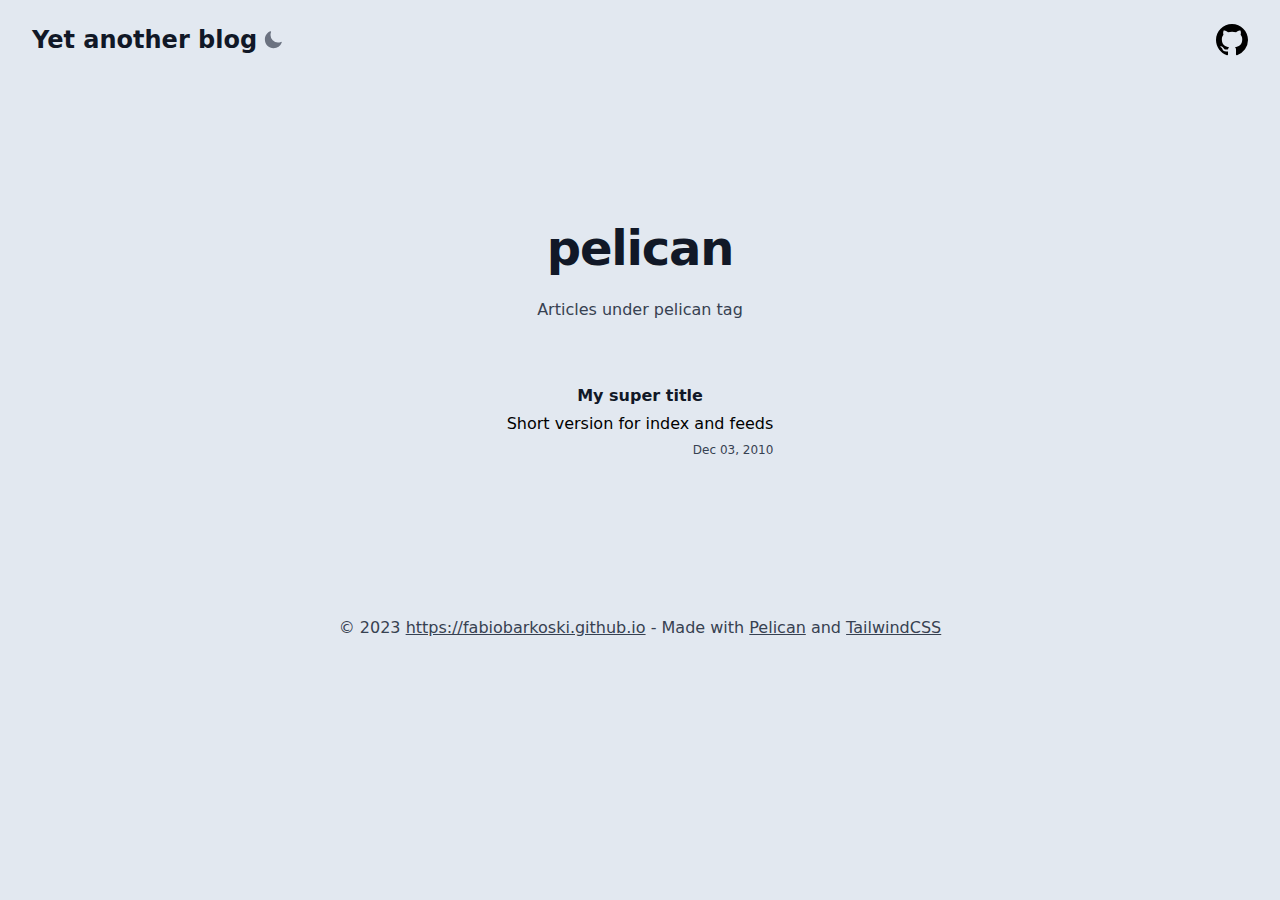
<file: tag/pelican.html>
<!DOCTYPE html>
<html>
<head>
  <meta charset="utf-8">
  <link rel="stylesheet" type="text/css" href="https://fabiobarkoski.github.io/theme/css/style.css" />
  <link rel="stylesheet" href="https://fabiobarkoski.github.io/theme/css/output.css" />
  <style>pre { line-height: 125%; }
    td.linenos .normal { color: #586e75; background-color: #073642; padding-left: 5px; padding-right: 5px; }
    span.linenos { color: #586e75; background-color: #073642; padding-left: 5px; padding-right: 5px; }
    td.linenos .special { color: #000000; background-color: #ffffc0; padding-left: 5px; padding-right: 5px; }
    span.linenos.special { color: #000000; background-color: #ffffc0; padding-left: 5px; padding-right: 5px; }
    .highlight .hll { background-color: #073642 }
    .highlight { background: #002b36; color: #839496 }
    .highlight .c { color: #586e75; font-style: italic } /* Comment */
    .highlight .err { color: #839496; background-color: #dc322f } /* Error */
    .highlight .esc { color: #839496 } /* Escape */
    .highlight .g { color: #839496 } /* Generic */
    .highlight .k { color: #859900 } /* Keyword */
    .highlight .l { color: #839496 } /* Literal */
    .highlight .n { color: #839496 } /* Name */
    .highlight .o { color: #586e75 } /* Operator */
    .highlight .x { color: #839496 } /* Other */
    .highlight .p { color: #839496 } /* Punctuation */
    .highlight .ch { color: #586e75; font-style: italic } /* Comment.Hashbang */
    .highlight .cm { color: #586e75; font-style: italic } /* Comment.Multiline */
    .highlight .cp { color: #d33682 } /* Comment.Preproc */
    .highlight .cpf { color: #586e75 } /* Comment.PreprocFile */
    .highlight .c1 { color: #586e75; font-style: italic } /* Comment.Single */
    .highlight .cs { color: #586e75; font-style: italic } /* Comment.Special */
    .highlight .gd { color: #dc322f } /* Generic.Deleted */
    .highlight .ge { color: #839496; font-style: italic } /* Generic.Emph */
    .highlight .gr { color: #dc322f } /* Generic.Error */
    .highlight .gh { color: #839496; font-weight: bold } /* Generic.Heading */
    .highlight .gi { color: #859900 } /* Generic.Inserted */
    .highlight .go { color: #839496 } /* Generic.Output */
    .highlight .gp { color: #268bd2; font-weight: bold } /* Generic.Prompt */
    .highlight .gs { color: #839496; font-weight: bold } /* Generic.Strong */
    .highlight .gu { color: #839496; text-decoration: underline } /* Generic.Subheading */
    .highlight .gt { color: #268bd2 } /* Generic.Traceback */
    .highlight .kc { color: #2aa198 } /* Keyword.Constant */
    .highlight .kd { color: #2aa198 } /* Keyword.Declaration */
    .highlight .kn { color: #cb4b16 } /* Keyword.Namespace */
    .highlight .kp { color: #859900 } /* Keyword.Pseudo */
    .highlight .kr { color: #859900 } /* Keyword.Reserved */
    .highlight .kt { color: #b58900 } /* Keyword.Type */
    .highlight .ld { color: #839496 } /* Literal.Date */
    .highlight .m { color: #2aa198 } /* Literal.Number */
    .highlight .s { color: #2aa198 } /* Literal.String */
    .highlight .na { color: #839496 } /* Name.Attribute */
    .highlight .nb { color: #268bd2 } /* Name.Builtin */
    .highlight .nc { color: #268bd2 } /* Name.Class */
    .highlight .no { color: #268bd2 } /* Name.Constant */
    .highlight .nd { color: #268bd2 } /* Name.Decorator */
    .highlight .ni { color: #268bd2 } /* Name.Entity */
    .highlight .ne { color: #268bd2 } /* Name.Exception */
    .highlight .nf { color: #268bd2 } /* Name.Function */
    .highlight .nl { color: #268bd2 } /* Name.Label */
    .highlight .nn { color: #268bd2 } /* Name.Namespace */
    .highlight .nx { color: #839496 } /* Name.Other */
    .highlight .py { color: #839496 } /* Name.Property */
    .highlight .nt { color: #268bd2 } /* Name.Tag */
    .highlight .nv { color: #268bd2 } /* Name.Variable */
    .highlight .ow { color: #859900 } /* Operator.Word */
    .highlight .pm { color: #839496 } /* Punctuation.Marker */
    .highlight .w { color: #839496 } /* Text.Whitespace */
    .highlight .mb { color: #2aa198 } /* Literal.Number.Bin */
    .highlight .mf { color: #2aa198 } /* Literal.Number.Float */
    .highlight .mh { color: #2aa198 } /* Literal.Number.Hex */
    .highlight .mi { color: #2aa198 } /* Literal.Number.Integer */
    .highlight .mo { color: #2aa198 } /* Literal.Number.Oct */
    .highlight .sa { color: #2aa198 } /* Literal.String.Affix */
    .highlight .sb { color: #2aa198 } /* Literal.String.Backtick */
    .highlight .sc { color: #2aa198 } /* Literal.String.Char */
    .highlight .dl { color: #2aa198 } /* Literal.String.Delimiter */
    .highlight .sd { color: #586e75 } /* Literal.String.Doc */
    .highlight .s2 { color: #2aa198 } /* Literal.String.Double */
    .highlight .se { color: #2aa198 } /* Literal.String.Escape */
    .highlight .sh { color: #2aa198 } /* Literal.String.Heredoc */
    .highlight .si { color: #2aa198 } /* Literal.String.Interpol */
    .highlight .sx { color: #2aa198 } /* Literal.String.Other */
    .highlight .sr { color: #cb4b16 } /* Literal.String.Regex */
    .highlight .s1 { color: #2aa198 } /* Literal.String.Single */
    .highlight .ss { color: #2aa198 } /* Literal.String.Symbol */
    .highlight .bp { color: #268bd2 } /* Name.Builtin.Pseudo */
    .highlight .fm { color: #268bd2 } /* Name.Function.Magic */
    .highlight .vc { color: #268bd2 } /* Name.Variable.Class */
    .highlight .vg { color: #268bd2 } /* Name.Variable.Global */
    .highlight .vi { color: #268bd2 } /* Name.Variable.Instance */
    .highlight .vm { color: #268bd2 } /* Name.Variable.Magic */
    .highlight .il { color: #2aa198 } /* Literal.Number.Integer.Long */
  </style>
</head>    <body class="bg-[#e2e8f0] dark:bg-[#24283b]">
<header>
  <nav class="mx-auto flex max-w-7xl items-center justify-between p-6 lg:px-8" aria-label="Global">
    <div class="flex lg:flex-1">
      <a href="https://fabiobarkoski.github.io">
         <h1 class="text-2xl font-bold -m-1.5 p-1.5 text-gray-900 hover:text-gray-900/50 dark:text-[#7aa2f7] dark:hover:text-[#7aa2f7]/50">Yet another blog</h1>
      </a>
      <button id="theme-toggle" onclick="changeTheme()" type="button" class="text-gray-500 dark:text-gray-400 rounded-lg text-sm p-1.5">
        <svg id="theme-toggle-dark-icon" xmlns="http://www.w3.org/2000/svg" viewBox="0 0 24 24" fill="currentColor" class="w-5 h-5 hidden">
          <path fill-rule="evenodd" d="M9.528 1.718a.75.75 0 01.162.819A8.97 8.97 0 009 6a9 9 0 009 9 8.97 8.97 0 003.463-.69.75.75 0 01.981.98 10.503 10.503 0 01-9.694 6.46c-5.799 0-10.5-4.701-10.5-10.5 0-4.368 2.667-8.112 6.46-9.694a.75.75 0 01.818.162z" clip-rule="evenodd" />
        </svg>
        <svg id="theme-toggle-light-icon" xmlns="http://www.w3.org/2000/svg" fill="none" viewBox="0 0 24 24" stroke-width="1.5" stroke="currentColor" class="w-5 h-5 hidden">
          <path stroke-linecap="round" stroke-linejoin="round" d="M12 3v2.25m6.364.386l-1.591 1.591M21 12h-2.25m-.386 6.364l-1.591-1.591M12 18.75V21m-4.773-4.227l-1.591 1.591M5.25 12H3m4.227-4.773L5.636 5.636M15.75 12a3.75 3.75 0 11-7.5 0 3.75 3.75 0 017.5 0z" />
        </svg>
      </button>
    </div>
    <div class="hidden lg:flex lg:flex-1 lg:justify-end">
      <a href="https://github.com/fabiobarkoski" target="_blank" class="-m-1.5 p-1.5">
        <span class="sr-only">Socials</span>
        <svg xmlns="http://www.w3.org/2000/svg" width="32" height="32" fill="currentColor" class="hover:scale-110 dark:text-gray-300" viewBox="0 0 16 16">
          <path d="M8 0C3.58 0 0 3.58 0 8c0 3.54 2.29 6.53 5.47 7.59.4.07.55-.17.55-.38 0-.19-.01-.82-.01-1.49-2.01.37-2.53-.49-2.69-.94-.09-.23-.48-.94-.82-1.13-.28-.15-.68-.52-.01-.53.63-.01 1.08.58 1.23.82.72 1.21 1.87.87 2.33.66.07-.52.28-.87.51-1.07-1.78-.2-3.64-.89-3.64-3.95 0-.87.31-1.59.82-2.15-.08-.2-.36-1.02.08-2.12 0 0 .67-.21 2.2.82.64-.18 1.32-.27 2-.27.68 0 1.36.09 2 .27 1.53-1.04 2.2-.82 2.2-.82.44 1.1.16 1.92.08 2.12.51.56.82 1.27.82 2.15 0 3.07-1.87 3.75-3.65 3.95.29.25.54.73.54 1.48 0 1.07-.01 1.93-.01 2.2 0 .21.15.46.55.38A8.012 8.012 0 0 0 16 8c0-4.42-3.58-8-8-8z"/>
        </svg>
      </a>
    </div>
  </nav>
</header>        <main class="grid min-h-full place-items-center px-6 py-24 sm:py-32 lg:px-8">
          <div class="text-center">
            <h1 class="mt-4 text-3xl font-bold tracking-tight sm:text-5xl text-gray-900 dark:text-[#7aa2f7]">pelican</h1>
            <p class="mt-6 text-base leading-7 text-gray-700 dark:text-[#9aa5ce]">Articles under pelican tag</p>
          </div>
          <ol role="list" class="pt-10 divide-y divide-gray-500/50">
            <li class="flex justify-between gap-x-6 py-5 pr-4 pl-4 mb-2 hover:bg-gray-400/50 dark:hover:bg-[#565f89]/50 rounded-b-md">
                <a href="/my-super-post">
                <div class="flex min-w-0 gap-x-4">
                  <div class="min-w-0 flex-auto dark:text-[#9aa5ce]">
                    <h2 class="text-l font-semibold leading-6 text-center text-gray-900 dark:text-[#bb9af7]">My super title</h2>
                    <p class="mt-1 truncate text-xs leading-5 text-gray-700"><p>Short version for index and feeds</p></p>
                  </div>
                </div>
                <div class="hidden shrink-0 sm:flex sm:flex-col sm:items-end">
                  <p class="mt-1 text-xs leading-5 text-gray-700 dark:text-[#9aa5ce]">Dec 03, 2010</p>
                </div>
              </a>
            </li>
          </ol>
        </main>
<footer class="flex justify-center">
  <span class="text-gray-700 dark:text-[#9aa5ce]">
    © 2023
    <a href="https://fabiobarkoski.github.io" class="underline">https://fabiobarkoski.github.io</a>
    - Made with
    <a href="https://getpelican.com" target="_blank" class="underline">Pelican</a>
    and
    <a href="https://tailwindcss.com/" target="_blank" class="underline">TailwindCSS</a>
  </span>
</footer>        <script type="text/javascript">
          var themeToggleDarkIcon = document.getElementById('theme-toggle-dark-icon');
          var themeToggleLightIcon = document.getElementById('theme-toggle-light-icon');
          // Change the icons inside the button based on previous settings
          if (localStorage.getItem('color-theme') === 'dark' || (!('color-theme' in localStorage) && window.matchMedia('(prefers-color-scheme: dark)').matches)) {
              themeToggleLightIcon.classList.remove('hidden');
              document.documentElement.classList.add('dark');
          } else {
              themeToggleDarkIcon.classList.remove('hidden');
              document.documentElement.classList.remove('dark');
          }

          var themeToggleBtn = document.getElementById('theme-toggle');

          function changeTheme() {
            themeToggleDarkIcon.classList.toggle('hidden');
            themeToggleLightIcon.classList.toggle('hidden');

            if (localStorage.getItem('color-theme')) {
                if (localStorage.getItem('color-theme') === 'light') {
                    document.documentElement.classList.add('dark');
                    localStorage.setItem('color-theme', 'dark');
                } else {
                    document.documentElement.classList.remove('dark');
                    localStorage.setItem('color-theme', 'light');
                }

            // if NOT set via local storage previously
            } else {
                if (document.documentElement.classList.contains('dark')) {
                    document.documentElement.classList.remove('dark');
                    localStorage.setItem('color-theme', 'light');
                } else {
                    document.documentElement.classList.add('dark');
                    localStorage.setItem('color-theme', 'dark');
                }
            }
          }
        </script>
    </body>
</html>
</file>
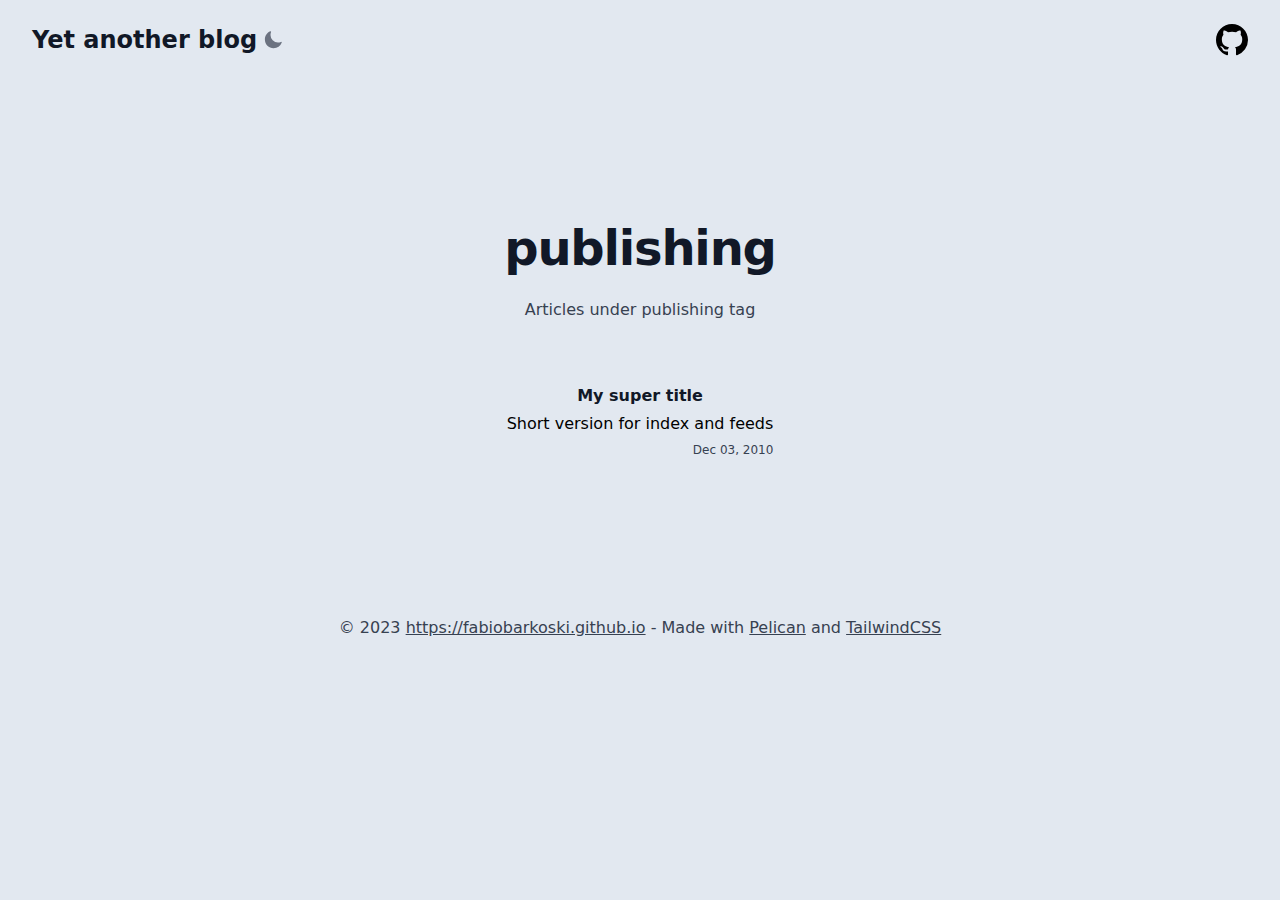
<file: tag/publishing.html>
<!DOCTYPE html>
<html>
<head>
  <meta charset="utf-8">
  <link rel="stylesheet" type="text/css" href="https://fabiobarkoski.github.io/theme/css/style.css" />
  <link rel="stylesheet" href="https://fabiobarkoski.github.io/theme/css/output.css" />
  <style>pre { line-height: 125%; }
    td.linenos .normal { color: #586e75; background-color: #073642; padding-left: 5px; padding-right: 5px; }
    span.linenos { color: #586e75; background-color: #073642; padding-left: 5px; padding-right: 5px; }
    td.linenos .special { color: #000000; background-color: #ffffc0; padding-left: 5px; padding-right: 5px; }
    span.linenos.special { color: #000000; background-color: #ffffc0; padding-left: 5px; padding-right: 5px; }
    .highlight .hll { background-color: #073642 }
    .highlight { background: #002b36; color: #839496 }
    .highlight .c { color: #586e75; font-style: italic } /* Comment */
    .highlight .err { color: #839496; background-color: #dc322f } /* Error */
    .highlight .esc { color: #839496 } /* Escape */
    .highlight .g { color: #839496 } /* Generic */
    .highlight .k { color: #859900 } /* Keyword */
    .highlight .l { color: #839496 } /* Literal */
    .highlight .n { color: #839496 } /* Name */
    .highlight .o { color: #586e75 } /* Operator */
    .highlight .x { color: #839496 } /* Other */
    .highlight .p { color: #839496 } /* Punctuation */
    .highlight .ch { color: #586e75; font-style: italic } /* Comment.Hashbang */
    .highlight .cm { color: #586e75; font-style: italic } /* Comment.Multiline */
    .highlight .cp { color: #d33682 } /* Comment.Preproc */
    .highlight .cpf { color: #586e75 } /* Comment.PreprocFile */
    .highlight .c1 { color: #586e75; font-style: italic } /* Comment.Single */
    .highlight .cs { color: #586e75; font-style: italic } /* Comment.Special */
    .highlight .gd { color: #dc322f } /* Generic.Deleted */
    .highlight .ge { color: #839496; font-style: italic } /* Generic.Emph */
    .highlight .gr { color: #dc322f } /* Generic.Error */
    .highlight .gh { color: #839496; font-weight: bold } /* Generic.Heading */
    .highlight .gi { color: #859900 } /* Generic.Inserted */
    .highlight .go { color: #839496 } /* Generic.Output */
    .highlight .gp { color: #268bd2; font-weight: bold } /* Generic.Prompt */
    .highlight .gs { color: #839496; font-weight: bold } /* Generic.Strong */
    .highlight .gu { color: #839496; text-decoration: underline } /* Generic.Subheading */
    .highlight .gt { color: #268bd2 } /* Generic.Traceback */
    .highlight .kc { color: #2aa198 } /* Keyword.Constant */
    .highlight .kd { color: #2aa198 } /* Keyword.Declaration */
    .highlight .kn { color: #cb4b16 } /* Keyword.Namespace */
    .highlight .kp { color: #859900 } /* Keyword.Pseudo */
    .highlight .kr { color: #859900 } /* Keyword.Reserved */
    .highlight .kt { color: #b58900 } /* Keyword.Type */
    .highlight .ld { color: #839496 } /* Literal.Date */
    .highlight .m { color: #2aa198 } /* Literal.Number */
    .highlight .s { color: #2aa198 } /* Literal.String */
    .highlight .na { color: #839496 } /* Name.Attribute */
    .highlight .nb { color: #268bd2 } /* Name.Builtin */
    .highlight .nc { color: #268bd2 } /* Name.Class */
    .highlight .no { color: #268bd2 } /* Name.Constant */
    .highlight .nd { color: #268bd2 } /* Name.Decorator */
    .highlight .ni { color: #268bd2 } /* Name.Entity */
    .highlight .ne { color: #268bd2 } /* Name.Exception */
    .highlight .nf { color: #268bd2 } /* Name.Function */
    .highlight .nl { color: #268bd2 } /* Name.Label */
    .highlight .nn { color: #268bd2 } /* Name.Namespace */
    .highlight .nx { color: #839496 } /* Name.Other */
    .highlight .py { color: #839496 } /* Name.Property */
    .highlight .nt { color: #268bd2 } /* Name.Tag */
    .highlight .nv { color: #268bd2 } /* Name.Variable */
    .highlight .ow { color: #859900 } /* Operator.Word */
    .highlight .pm { color: #839496 } /* Punctuation.Marker */
    .highlight .w { color: #839496 } /* Text.Whitespace */
    .highlight .mb { color: #2aa198 } /* Literal.Number.Bin */
    .highlight .mf { color: #2aa198 } /* Literal.Number.Float */
    .highlight .mh { color: #2aa198 } /* Literal.Number.Hex */
    .highlight .mi { color: #2aa198 } /* Literal.Number.Integer */
    .highlight .mo { color: #2aa198 } /* Literal.Number.Oct */
    .highlight .sa { color: #2aa198 } /* Literal.String.Affix */
    .highlight .sb { color: #2aa198 } /* Literal.String.Backtick */
    .highlight .sc { color: #2aa198 } /* Literal.String.Char */
    .highlight .dl { color: #2aa198 } /* Literal.String.Delimiter */
    .highlight .sd { color: #586e75 } /* Literal.String.Doc */
    .highlight .s2 { color: #2aa198 } /* Literal.String.Double */
    .highlight .se { color: #2aa198 } /* Literal.String.Escape */
    .highlight .sh { color: #2aa198 } /* Literal.String.Heredoc */
    .highlight .si { color: #2aa198 } /* Literal.String.Interpol */
    .highlight .sx { color: #2aa198 } /* Literal.String.Other */
    .highlight .sr { color: #cb4b16 } /* Literal.String.Regex */
    .highlight .s1 { color: #2aa198 } /* Literal.String.Single */
    .highlight .ss { color: #2aa198 } /* Literal.String.Symbol */
    .highlight .bp { color: #268bd2 } /* Name.Builtin.Pseudo */
    .highlight .fm { color: #268bd2 } /* Name.Function.Magic */
    .highlight .vc { color: #268bd2 } /* Name.Variable.Class */
    .highlight .vg { color: #268bd2 } /* Name.Variable.Global */
    .highlight .vi { color: #268bd2 } /* Name.Variable.Instance */
    .highlight .vm { color: #268bd2 } /* Name.Variable.Magic */
    .highlight .il { color: #2aa198 } /* Literal.Number.Integer.Long */
  </style>
</head>    <body class="bg-[#e2e8f0] dark:bg-[#24283b]">
<header>
  <nav class="mx-auto flex max-w-7xl items-center justify-between p-6 lg:px-8" aria-label="Global">
    <div class="flex lg:flex-1">
      <a href="https://fabiobarkoski.github.io">
         <h1 class="text-2xl font-bold -m-1.5 p-1.5 text-gray-900 hover:text-gray-900/50 dark:text-[#7aa2f7] dark:hover:text-[#7aa2f7]/50">Yet another blog</h1>
      </a>
      <button id="theme-toggle" onclick="changeTheme()" type="button" class="text-gray-500 dark:text-gray-400 rounded-lg text-sm p-1.5">
        <svg id="theme-toggle-dark-icon" xmlns="http://www.w3.org/2000/svg" viewBox="0 0 24 24" fill="currentColor" class="w-5 h-5 hidden">
          <path fill-rule="evenodd" d="M9.528 1.718a.75.75 0 01.162.819A8.97 8.97 0 009 6a9 9 0 009 9 8.97 8.97 0 003.463-.69.75.75 0 01.981.98 10.503 10.503 0 01-9.694 6.46c-5.799 0-10.5-4.701-10.5-10.5 0-4.368 2.667-8.112 6.46-9.694a.75.75 0 01.818.162z" clip-rule="evenodd" />
        </svg>
        <svg id="theme-toggle-light-icon" xmlns="http://www.w3.org/2000/svg" fill="none" viewBox="0 0 24 24" stroke-width="1.5" stroke="currentColor" class="w-5 h-5 hidden">
          <path stroke-linecap="round" stroke-linejoin="round" d="M12 3v2.25m6.364.386l-1.591 1.591M21 12h-2.25m-.386 6.364l-1.591-1.591M12 18.75V21m-4.773-4.227l-1.591 1.591M5.25 12H3m4.227-4.773L5.636 5.636M15.75 12a3.75 3.75 0 11-7.5 0 3.75 3.75 0 017.5 0z" />
        </svg>
      </button>
    </div>
    <div class="hidden lg:flex lg:flex-1 lg:justify-end">
      <a href="https://github.com/fabiobarkoski" target="_blank" class="-m-1.5 p-1.5">
        <span class="sr-only">Socials</span>
        <svg xmlns="http://www.w3.org/2000/svg" width="32" height="32" fill="currentColor" class="hover:scale-110 dark:text-gray-300" viewBox="0 0 16 16">
          <path d="M8 0C3.58 0 0 3.58 0 8c0 3.54 2.29 6.53 5.47 7.59.4.07.55-.17.55-.38 0-.19-.01-.82-.01-1.49-2.01.37-2.53-.49-2.69-.94-.09-.23-.48-.94-.82-1.13-.28-.15-.68-.52-.01-.53.63-.01 1.08.58 1.23.82.72 1.21 1.87.87 2.33.66.07-.52.28-.87.51-1.07-1.78-.2-3.64-.89-3.64-3.95 0-.87.31-1.59.82-2.15-.08-.2-.36-1.02.08-2.12 0 0 .67-.21 2.2.82.64-.18 1.32-.27 2-.27.68 0 1.36.09 2 .27 1.53-1.04 2.2-.82 2.2-.82.44 1.1.16 1.92.08 2.12.51.56.82 1.27.82 2.15 0 3.07-1.87 3.75-3.65 3.95.29.25.54.73.54 1.48 0 1.07-.01 1.93-.01 2.2 0 .21.15.46.55.38A8.012 8.012 0 0 0 16 8c0-4.42-3.58-8-8-8z"/>
        </svg>
      </a>
    </div>
  </nav>
</header>        <main class="grid min-h-full place-items-center px-6 py-24 sm:py-32 lg:px-8">
          <div class="text-center">
            <h1 class="mt-4 text-3xl font-bold tracking-tight sm:text-5xl text-gray-900 dark:text-[#7aa2f7]">publishing</h1>
            <p class="mt-6 text-base leading-7 text-gray-700 dark:text-[#9aa5ce]">Articles under publishing tag</p>
          </div>
          <ol role="list" class="pt-10 divide-y divide-gray-500/50">
            <li class="flex justify-between gap-x-6 py-5 pr-4 pl-4 mb-2 hover:bg-gray-400/50 dark:hover:bg-[#565f89]/50 rounded-b-md">
                <a href="/my-super-post">
                <div class="flex min-w-0 gap-x-4">
                  <div class="min-w-0 flex-auto dark:text-[#9aa5ce]">
                    <h2 class="text-l font-semibold leading-6 text-center text-gray-900 dark:text-[#bb9af7]">My super title</h2>
                    <p class="mt-1 truncate text-xs leading-5 text-gray-700"><p>Short version for index and feeds</p></p>
                  </div>
                </div>
                <div class="hidden shrink-0 sm:flex sm:flex-col sm:items-end">
                  <p class="mt-1 text-xs leading-5 text-gray-700 dark:text-[#9aa5ce]">Dec 03, 2010</p>
                </div>
              </a>
            </li>
          </ol>
        </main>
<footer class="flex justify-center">
  <span class="text-gray-700 dark:text-[#9aa5ce]">
    © 2023
    <a href="https://fabiobarkoski.github.io" class="underline">https://fabiobarkoski.github.io</a>
    - Made with
    <a href="https://getpelican.com" target="_blank" class="underline">Pelican</a>
    and
    <a href="https://tailwindcss.com/" target="_blank" class="underline">TailwindCSS</a>
  </span>
</footer>        <script type="text/javascript">
          var themeToggleDarkIcon = document.getElementById('theme-toggle-dark-icon');
          var themeToggleLightIcon = document.getElementById('theme-toggle-light-icon');
          // Change the icons inside the button based on previous settings
          if (localStorage.getItem('color-theme') === 'dark' || (!('color-theme' in localStorage) && window.matchMedia('(prefers-color-scheme: dark)').matches)) {
              themeToggleLightIcon.classList.remove('hidden');
              document.documentElement.classList.add('dark');
          } else {
              themeToggleDarkIcon.classList.remove('hidden');
              document.documentElement.classList.remove('dark');
          }

          var themeToggleBtn = document.getElementById('theme-toggle');

          function changeTheme() {
            themeToggleDarkIcon.classList.toggle('hidden');
            themeToggleLightIcon.classList.toggle('hidden');

            if (localStorage.getItem('color-theme')) {
                if (localStorage.getItem('color-theme') === 'light') {
                    document.documentElement.classList.add('dark');
                    localStorage.setItem('color-theme', 'dark');
                } else {
                    document.documentElement.classList.remove('dark');
                    localStorage.setItem('color-theme', 'light');
                }

            // if NOT set via local storage previously
            } else {
                if (document.documentElement.classList.contains('dark')) {
                    document.documentElement.classList.remove('dark');
                    localStorage.setItem('color-theme', 'light');
                } else {
                    document.documentElement.classList.add('dark');
                    localStorage.setItem('color-theme', 'dark');
                }
            }
          }
        </script>
    </body>
</html>
</file>
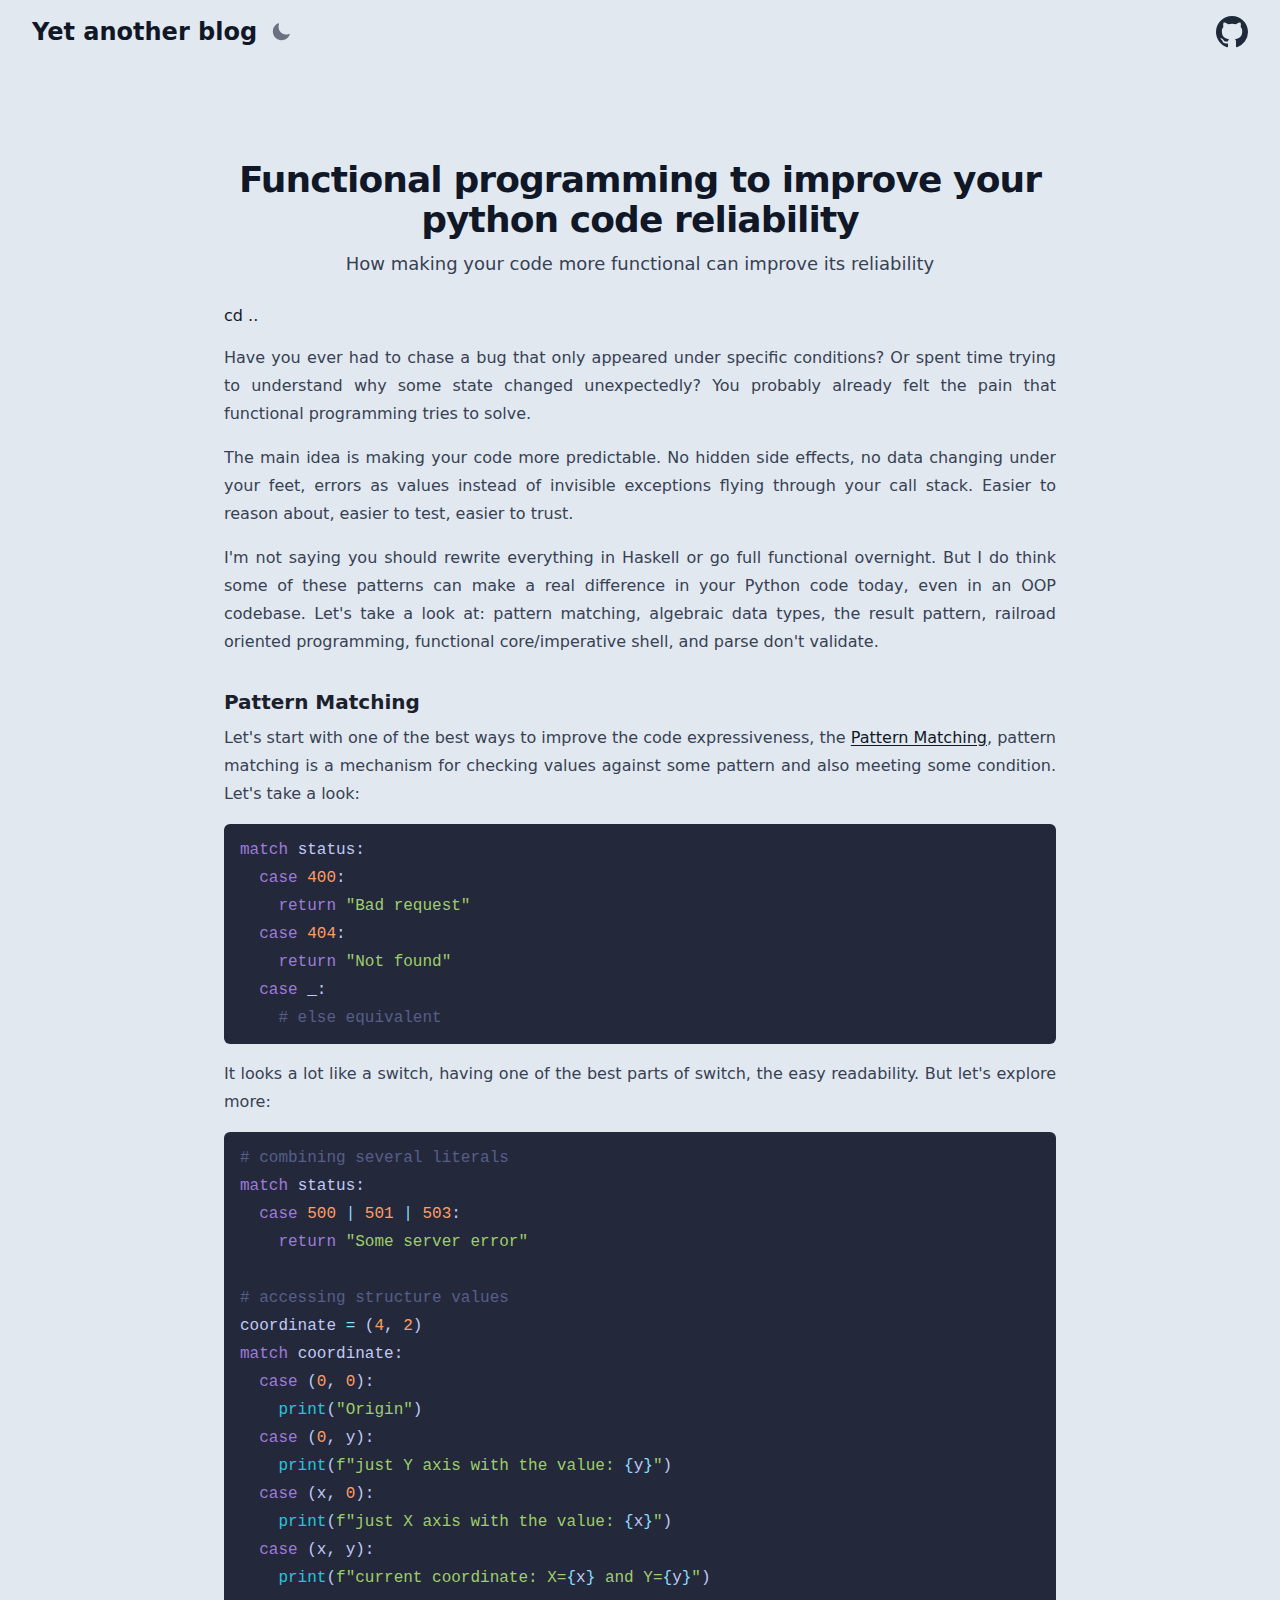
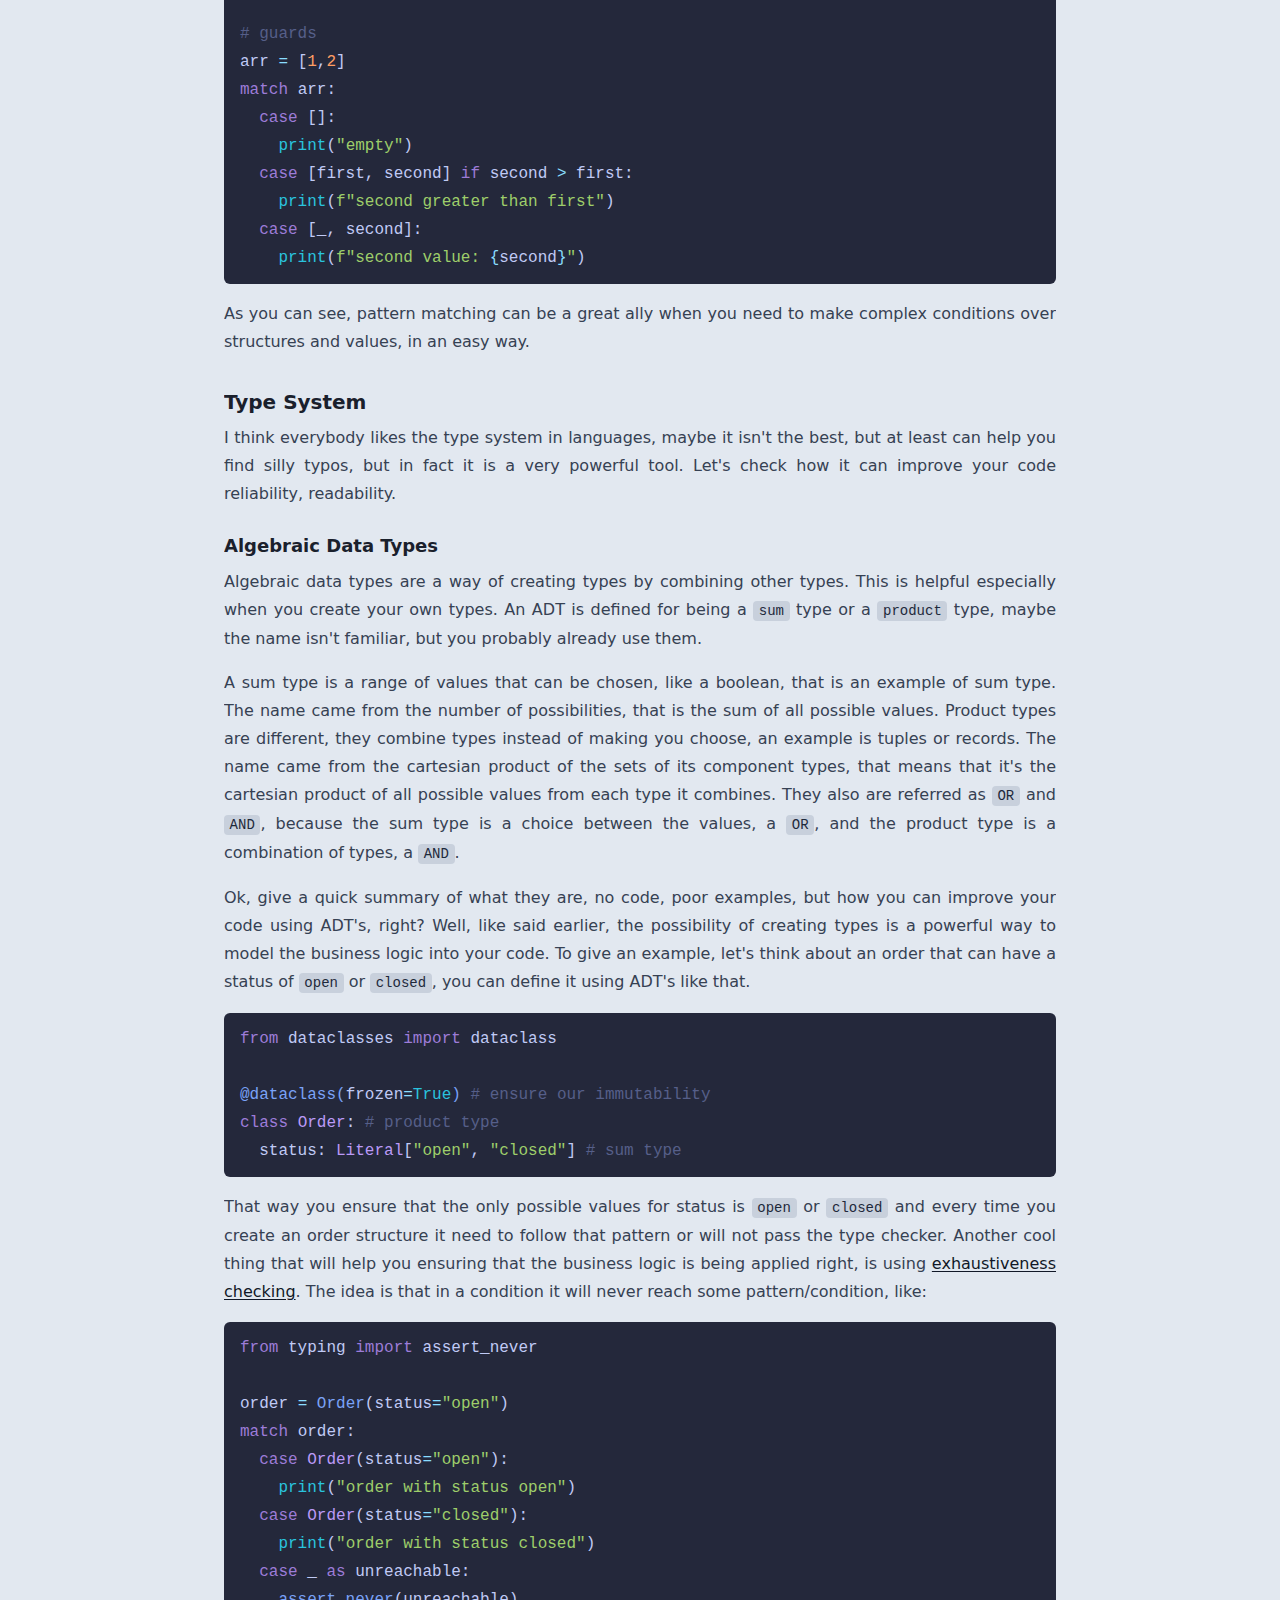
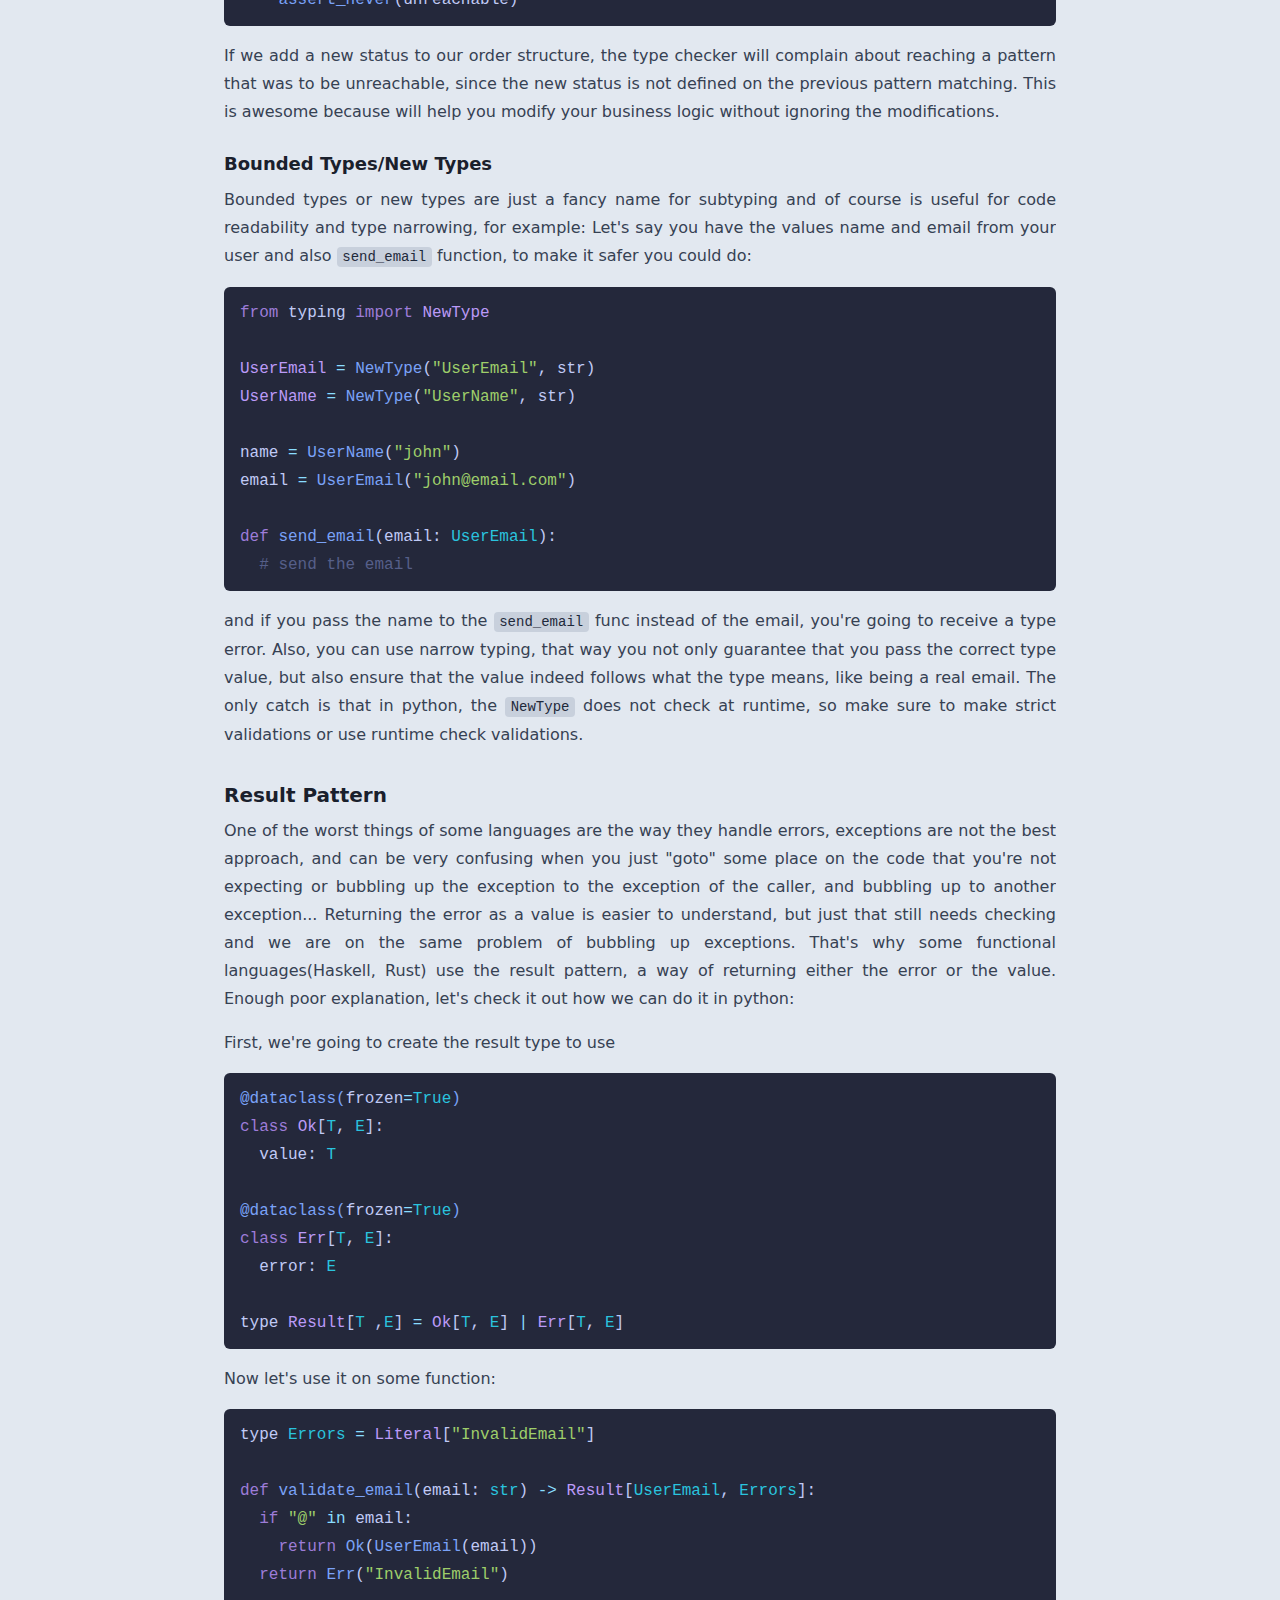
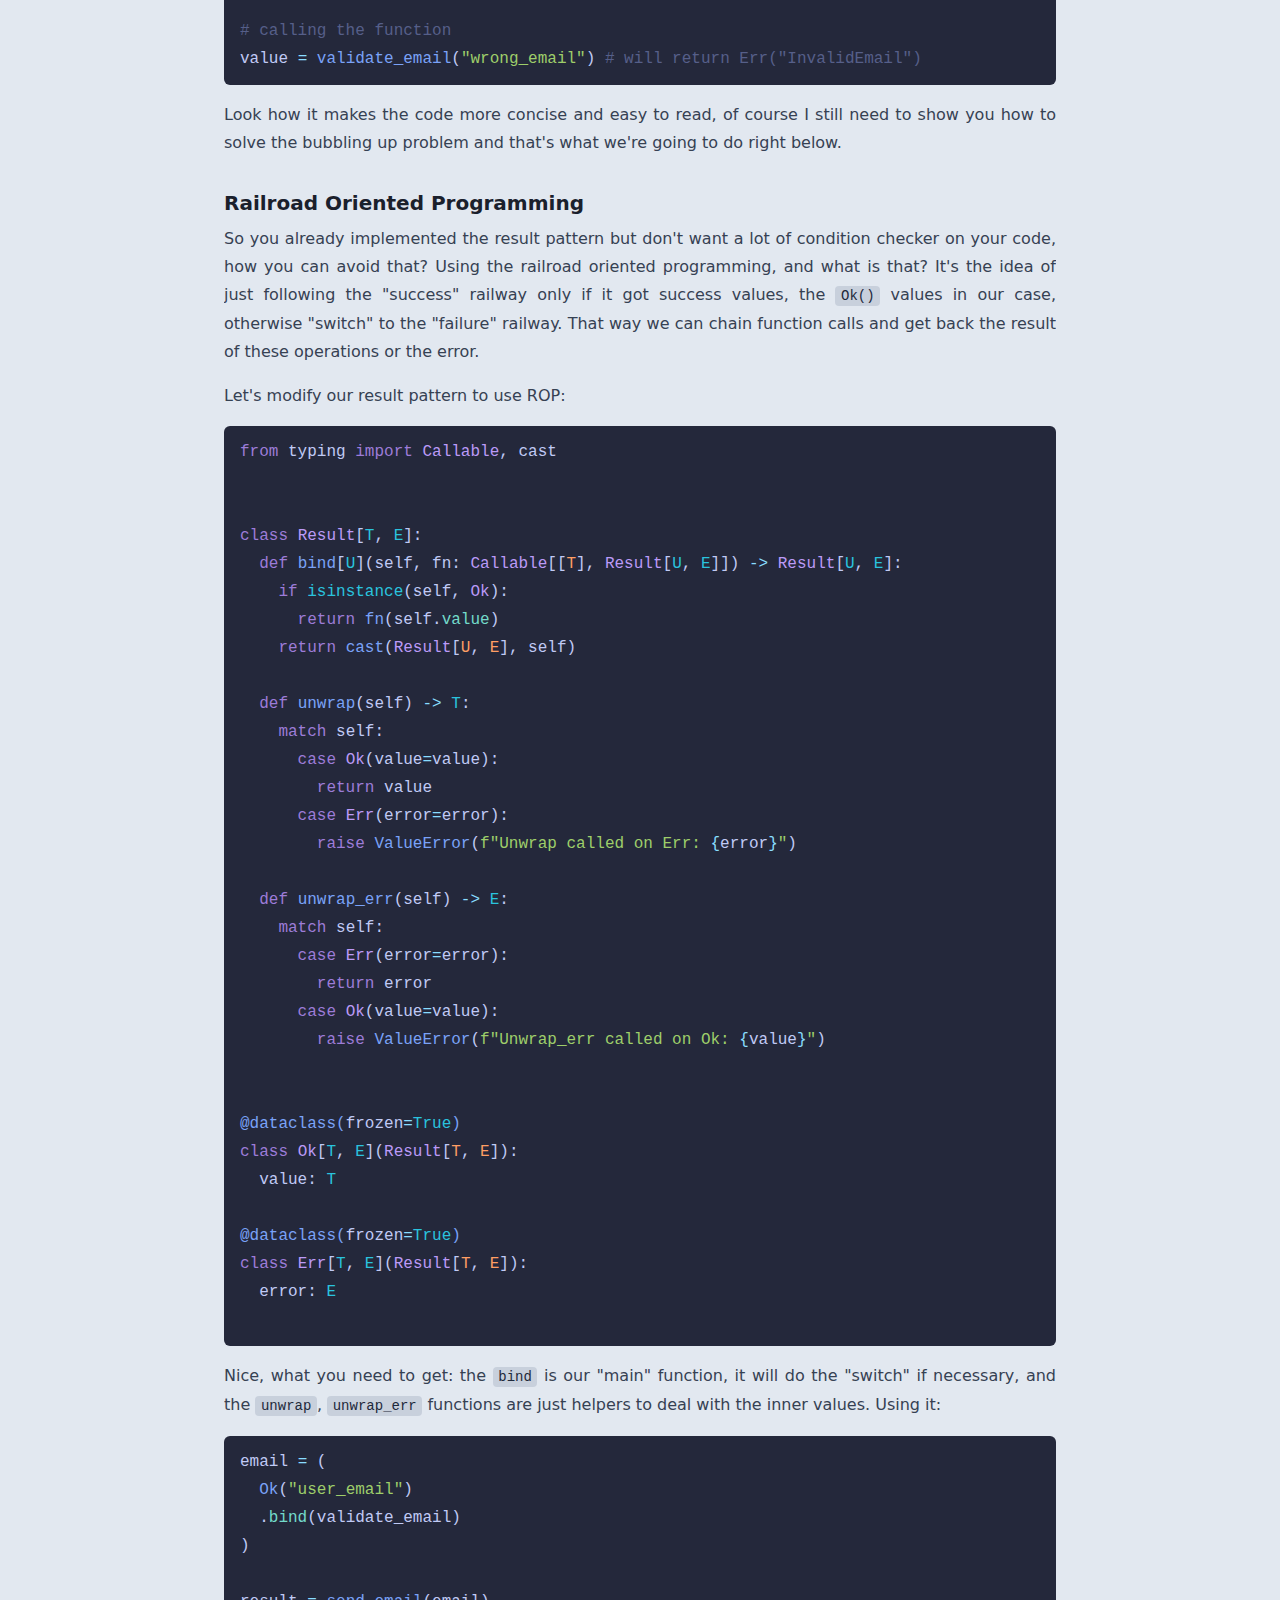
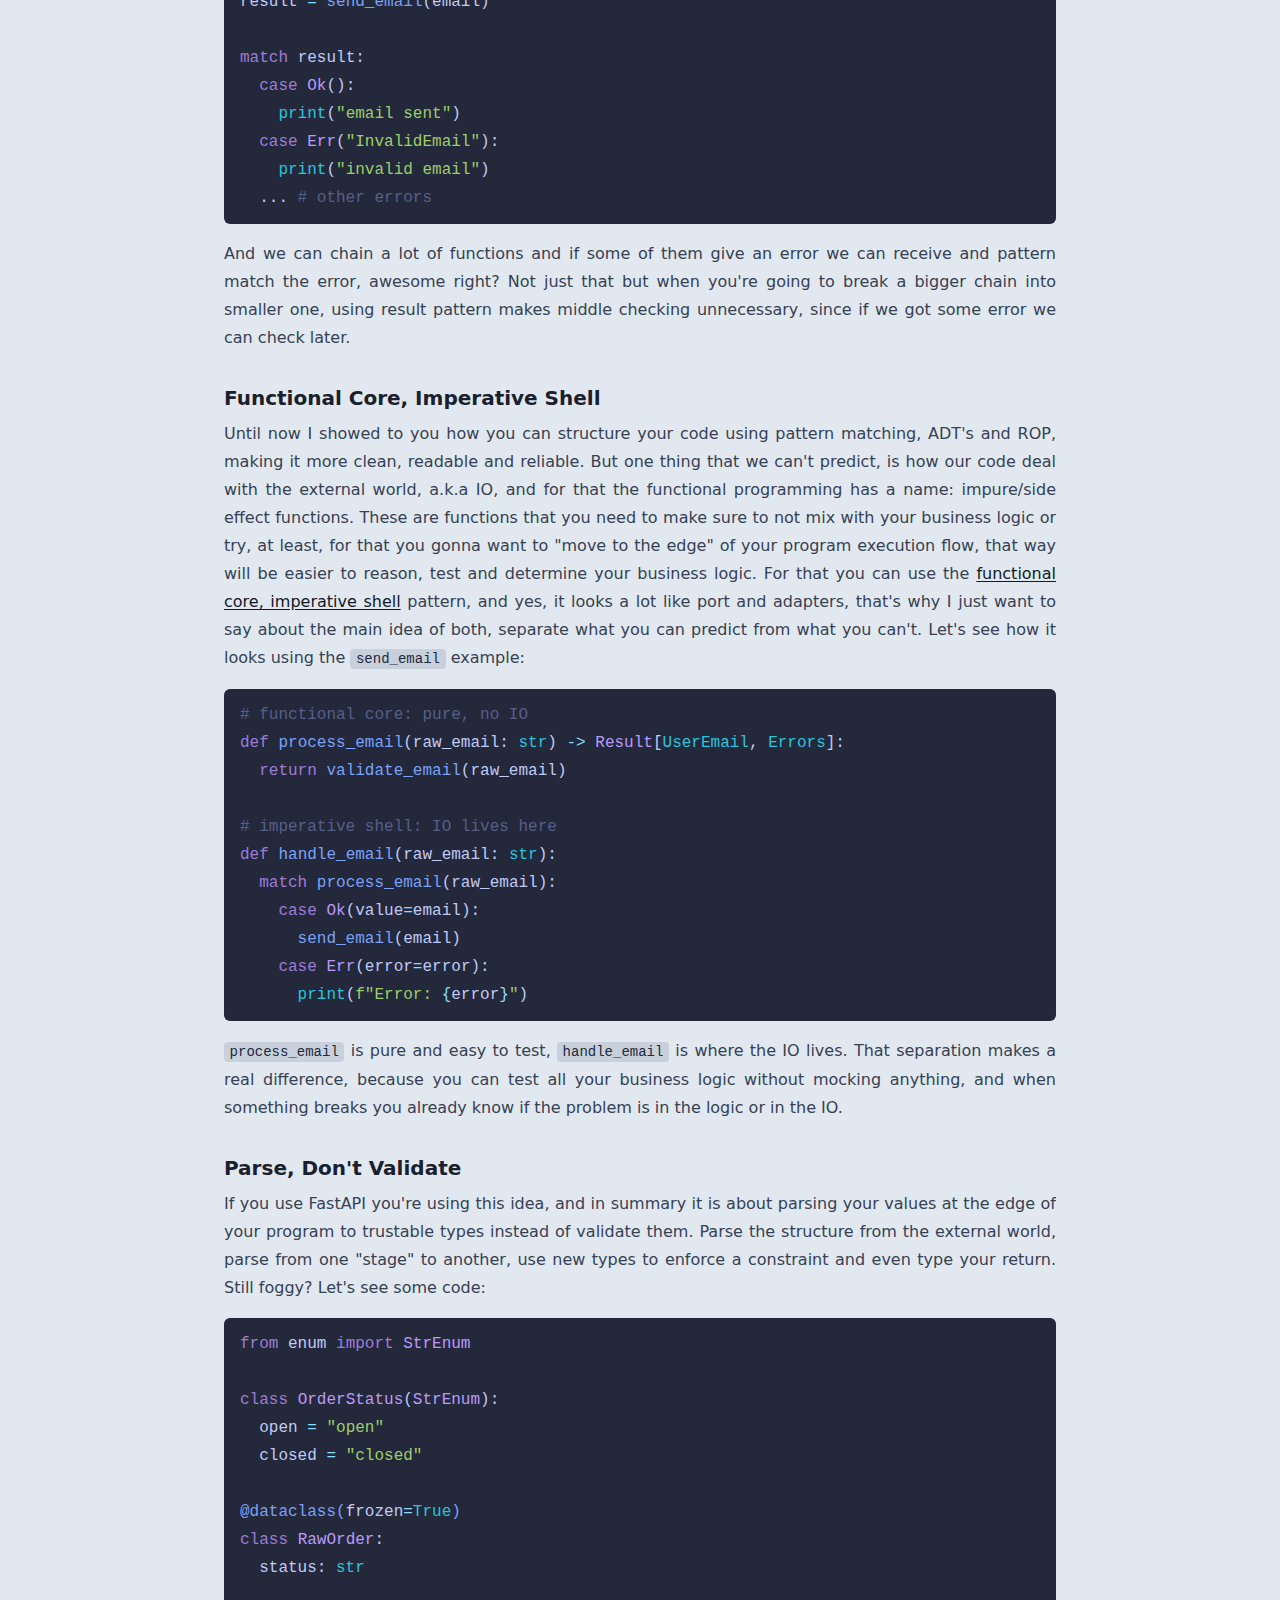
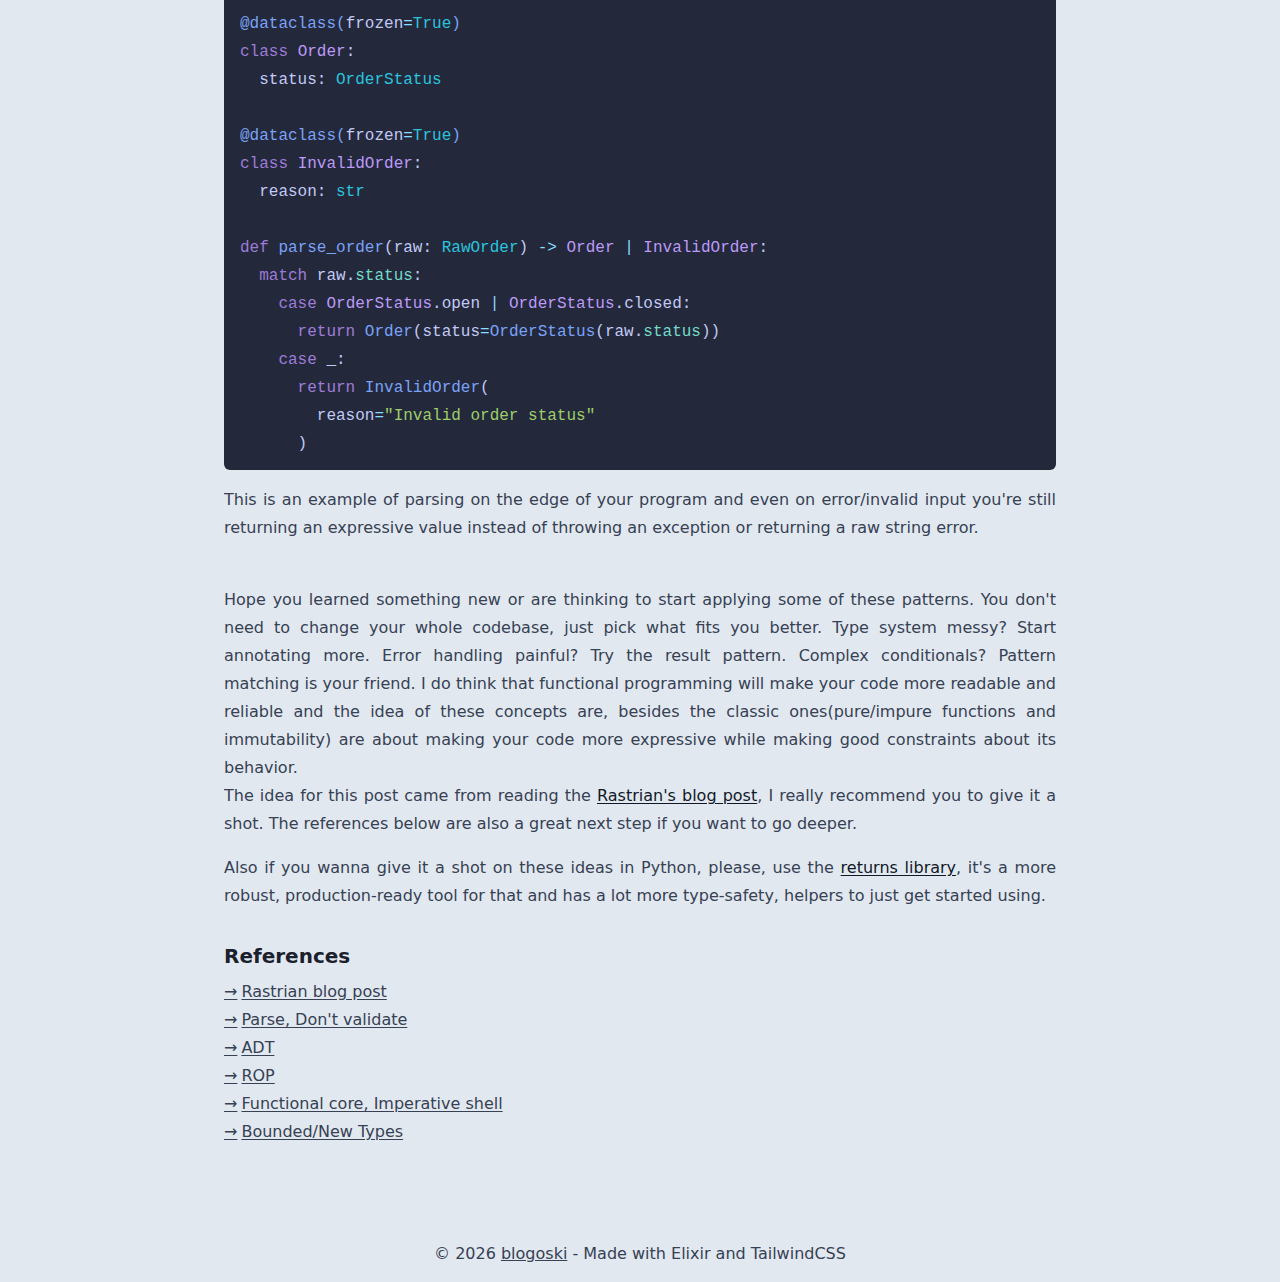
<file: docs/posts/functional-python.html>
<!DOCTYPE html>
<html lang="en">
<head>
  <meta charset="UTF-8">
  <meta name="viewport" content="width=device-width, initial-scale=1">
  <title>Blogoski</title>
  <meta name="description" content="Yet another blog about software development">
  <meta name="author" content="Fabio Barkoski">
  <meta property="og:type" content="website">
  <meta property="og:site_name" content="Blogoski">
  <meta property="og:title" content="Blogoski">
  <meta property="og:description" content="Yet another blog about software development">
  <meta property="og:image" content="/assets/img/social-card.png">
  <meta name="twitter:card" content="summary">
  <meta name="twitter:image" content="/assets/img/social-card.png">
  <meta name="twitter:title" content="Blogoski">
  <meta name="twitter:description" content="Yet another blog about software development">
  <link phx-track-static rel="stylesheet" href="../assets/css/app.css">
  <script>
    if (localStorage.getItem('color-theme') === 'dark' || (!('color-theme' in localStorage) && window.matchMedia('(prefers-color-scheme: dark)').matches)) {
      document.documentElement.classList.add('dark');
    }
  </script>
  <script defer phx-track-static type="text/javascript" src="../assets/js/app.js"></script>
</head>
<body class="bg-[#e2e8f0] dark:bg-[#24283b] min-h-screen">
  <header>
    <nav class="mx-auto flex max-w-7xl items-center justify-between px-4 py-4 sm:px-6 lg:px-8" aria-label="Global">
      <div class="flex flex-1 items-center gap-2">
        <a href="https://blogoski.com/">
          <h1 class="text-xl sm:text-2xl font-bold -m-1.5 p-1.5 text-gray-900 hover:text-gray-900/50 dark:text-[#7aa2f7] dark:hover:text-[#7aa2f7]/50">
            Yet another blog
          </h1>
        </a>
        <button id="theme-toggle" onclick="changeTheme()" type="button" aria-label="Toggle theme" class="text-gray-500 dark:text-gray-400 rounded-lg text-sm p-1.5">
          <svg id="theme-toggle-dark-icon" xmlns="http://www.w3.org/2000/svg" viewBox="0 0 24 24" fill="currentColor" aria-hidden="true" class="w-5 h-5 hidden">
            <path fill-rule="evenodd" d="M9.528 1.718a.75.75 0 01.162.819A8.97 8.97 0 009 6a9 9 0 009 9 8.97 8.97 0 003.463-.69.75.75 0 01.981.98 10.503 10.503 0 01-9.694 6.46c-5.799 0-10.5-4.701-10.5-10.5 0-4.368 2.667-8.112 6.46-9.694a.75.75 0 01.818.162z" clip-rule="evenodd"></path>
          </svg>
          <svg id="theme-toggle-light-icon" xmlns="http://www.w3.org/2000/svg" fill="none" viewBox="0 0 24 24" stroke-width="1.5" stroke="currentColor" aria-hidden="true" class="w-5 h-5 hidden">
            <path stroke-linecap="round" stroke-linejoin="round" d="M12 3v2.25m6.364.386l-1.591 1.591M21 12h-2.25m-.386 6.364l-1.591-1.591M12 18.75V21m-4.773-4.227l-1.591 1.591M5.25 12H3m4.227-4.773L5.636 5.636M15.75 12a3.75 3.75 0 11-7.5 0 3.75 3.75 0 017.5 0z"></path>
          </svg>
        </button>
      </div>
      <div class="flex items-center justify-end">
        <a href="https://github.com/fabiobarkoski" target="_blank" rel="noopener noreferrer" class="-m-1.5 p-1.5">
          <span class="sr-only">GitHub profile (opens in new tab)</span>
          <svg xmlns="http://www.w3.org/2000/svg" width="28" height="28" fill="currentColor" aria-hidden="true" class="hover:scale-110 fill-gray-800 dark:fill-gray-300 sm:w-8 sm:h-8" viewBox="0 0 16 16">
            <path d="M8 0C3.58 0 0 3.58 0 8c0 3.54 2.29 6.53 5.47 7.59.4.07.55-.17.55-.38 0-.19-.01-.82-.01-1.49-2.01.37-2.53-.49-2.69-.94-.09-.23-.48-.94-.82-1.13-.28-.15-.68-.52-.01-.53.63-.01 1.08.58 1.23.82.72 1.21 1.87.87 2.33.66.07-.52.28-.87.51-1.07-1.78-.2-3.64-.89-3.64-3.95 0-.87.31-1.59.82-2.15-.08-.2-.36-1.02.08-2.12 0 0 .67-.21 2.2.82.64-.18 1.32-.27 2-.27.68 0 1.36.09 2 .27 1.53-1.04 2.2-.82 2.2-.82.44 1.1.16 1.92.08 2.12.51.56.82 1.27.82 2.15 0 3.07-1.87 3.75-3.65 3.95.29.25.54.73.54 1.48 0 1.07-.01 1.93-.01 2.2 0 .21.15.46.55.38A8.012 8.012 0 0 0 16 8c0-4.42-3.58-8-8-8z"></path>
          </svg>
        </a>
      </div>
    </nav>
  </header>
  <main class="grid min-h-5/6 place-items-center px-4 py-12 sm:px-6 sm:py-24 lg:px-8">
    <div class="w-full mx-auto max-w-4xl px-4 sm:px-6 lg:px-8">
  <div class="text-center dark:text-[#9aa5ce]">
    <h2 class="text-2xl font-bold tracking-tight sm:text-4xl text-gray-900 dark:text-[#bb9af7]">Functional programming to improve your python code reliability</h2>
    <p class="mt-2 text-base sm:text-lg leading-8 text-gray-700 dark:text-[#9aa5ce]">How making your code more functional can improve its reliability</p>
  </div>
  <div class="mt-6 text-gray-900 dark:text-[#2ac3de]">
    <button type="button" onclick="history.back()" class="cursor-pointer">cd ..</button>
  </div>
  <div class="post-content mt-4 text-justify leading-7 text-gray-700 dark:text-[#9aa5ce] overflow-x-auto">
    <p>Have you ever had to chase a bug that only appeared under specific conditions? Or spent time trying to understand why some state changed unexpectedly? You probably already felt the pain that functional programming tries to solve.</p>
<p>The main idea is making your code more predictable. No hidden side effects, no data changing under your feet, errors as values instead of invisible exceptions flying through your call stack. Easier to reason about, easier to test, easier to trust.</p>
<p>I'm not saying you should rewrite everything in Haskell or go full functional overnight. But I do think some of these patterns can make a real difference in your Python code today, even in an OOP codebase. Let's take a look at: pattern matching, algebraic data types, the result pattern, railroad oriented programming, functional core/imperative shell, and parse don't validate.</p>
<h3>Pattern Matching</h3>
<p>Let's start with one of the best ways to improve the code expressiveness, the <a href="https://docs.python.org/3/tutorial/controlflow.html#tut-match">Pattern Matching</a>,
pattern matching is a mechanism for checking values against some pattern and also meeting some condition.
Let's take a look:</p>
<pre class="lumis" style="color: #c0caf5; background-color: #24283b;"><code class="language-python" translate="no" tabindex="0"><div class="line" data-line="1"><span style="color: #9d7cd8;">match</span> <span style="color: #c0caf5;">status</span>:
</div><div class="line" data-line="2">  <span style="color: #9d7cd8;">case</span> <span style="color: #ff9e64;">400</span>:
</div><div class="line" data-line="3">    <span style="color: #9d7cd8;">return</span> <span style="color: #9ece6a;">&quot;Bad request&quot;</span>
</div><div class="line" data-line="4">  <span style="color: #9d7cd8;">case</span> <span style="color: #ff9e64;">404</span>:
</div><div class="line" data-line="5">    <span style="color: #9d7cd8;">return</span> <span style="color: #9ece6a;">&quot;Not found&quot;</span>
</div><div class="line" data-line="6">  <span style="color: #9d7cd8;">case</span> _:
</div><div class="line" data-line="7">    <span style="color: #565f89;"># else equivalent</span>
</div></code></pre>
<p>It looks a lot like a switch, having one of the best parts of switch, the easy readability. But let's explore more:</p>
<pre class="lumis" style="color: #c0caf5; background-color: #24283b;"><code class="language-python" translate="no" tabindex="0"><div class="line" data-line="1"><span style="color: #565f89;"># combining several literals</span>
</div><div class="line" data-line="2"><span style="color: #9d7cd8;">match</span> <span style="color: #c0caf5;">status</span>:
</div><div class="line" data-line="3">  <span style="color: #9d7cd8;">case</span> <span style="color: #ff9e64;">500</span> <span style="color: #89ddff;">|</span> <span style="color: #ff9e64;">501</span> <span style="color: #89ddff;">|</span> <span style="color: #ff9e64;">503</span>: 
</div><div class="line" data-line="4">    <span style="color: #9d7cd8;">return</span> <span style="color: #9ece6a;">&quot;Some server error&quot;</span>
</div><div class="line" data-line="5">
</div><div class="line" data-line="6"><span style="color: #565f89;"># accessing structure values</span>
</div><div class="line" data-line="7"><span style="color: #c0caf5;">coordinate</span> <span style="color: #89ddff;">=</span> (<span style="color: #ff9e64;">4</span>, <span style="color: #ff9e64;">2</span>)
</div><div class="line" data-line="8"><span style="color: #9d7cd8;">match</span> <span style="color: #c0caf5;">coordinate</span>:
</div><div class="line" data-line="9">  <span style="color: #9d7cd8;">case</span> (<span style="color: #ff9e64;">0</span>, <span style="color: #ff9e64;">0</span>):
</div><div class="line" data-line="10">    <span style="color: #2ac3de;">print</span>(<span style="color: #9ece6a;">&quot;Origin&quot;</span>)
</div><div class="line" data-line="11">  <span style="color: #9d7cd8;">case</span> (<span style="color: #ff9e64;">0</span>, <span style="color: #c0caf5;">y</span>):
</div><div class="line" data-line="12">    <span style="color: #2ac3de;">print</span>(<span style="color: #9ece6a;">f&quot;just Y axis with the value: </span><span style="color: #89ddff;">&lbrace;</span><span style="color: #c0caf5;">y</span><span style="color: #89ddff;">&rbrace;</span><span style="color: #9ece6a;">&quot;</span>)
</div><div class="line" data-line="13">  <span style="color: #9d7cd8;">case</span> (<span style="color: #c0caf5;">x</span>, <span style="color: #ff9e64;">0</span>):
</div><div class="line" data-line="14">    <span style="color: #2ac3de;">print</span>(<span style="color: #9ece6a;">f&quot;just X axis with the value: </span><span style="color: #89ddff;">&lbrace;</span><span style="color: #c0caf5;">x</span><span style="color: #89ddff;">&rbrace;</span><span style="color: #9ece6a;">&quot;</span>)
</div><div class="line" data-line="15">  <span style="color: #9d7cd8;">case</span> (<span style="color: #c0caf5;">x</span>, <span style="color: #c0caf5;">y</span>):
</div><div class="line" data-line="16">    <span style="color: #2ac3de;">print</span>(<span style="color: #9ece6a;">f&quot;current coordinate: X=</span><span style="color: #89ddff;">&lbrace;</span><span style="color: #c0caf5;">x</span><span style="color: #89ddff;">&rbrace;</span><span style="color: #9ece6a;"> and Y=</span><span style="color: #89ddff;">&lbrace;</span><span style="color: #c0caf5;">y</span><span style="color: #89ddff;">&rbrace;</span><span style="color: #9ece6a;">&quot;</span>)
</div><div class="line" data-line="17">
</div><div class="line" data-line="18"><span style="color: #565f89;"># guards</span>
</div><div class="line" data-line="19"><span style="color: #c0caf5;">arr</span> <span style="color: #89ddff;">=</span> [<span style="color: #ff9e64;">1</span>,<span style="color: #ff9e64;">2</span>]
</div><div class="line" data-line="20"><span style="color: #9d7cd8;">match</span> <span style="color: #c0caf5;">arr</span>:
</div><div class="line" data-line="21">  <span style="color: #9d7cd8;">case</span> []:
</div><div class="line" data-line="22">    <span style="color: #2ac3de;">print</span>(<span style="color: #9ece6a;">&quot;empty&quot;</span>)
</div><div class="line" data-line="23">  <span style="color: #9d7cd8;">case</span> [<span style="color: #c0caf5;">first</span>, <span style="color: #c0caf5;">second</span>] <span style="color: #9d7cd8;">if</span> <span style="color: #c0caf5;">second</span> <span style="color: #89ddff;">&gt;</span> <span style="color: #c0caf5;">first</span>:
</div><div class="line" data-line="24">    <span style="color: #2ac3de;">print</span>(<span style="color: #9ece6a;">f&quot;second greater than first&quot;</span>)
</div><div class="line" data-line="25">  <span style="color: #9d7cd8;">case</span> [_, <span style="color: #c0caf5;">second</span>]:
</div><div class="line" data-line="26">    <span style="color: #2ac3de;">print</span>(<span style="color: #9ece6a;">f&quot;second value: </span><span style="color: #89ddff;">&lbrace;</span><span style="color: #c0caf5;">second</span><span style="color: #89ddff;">&rbrace;</span><span style="color: #9ece6a;">&quot;</span>)
</div></code></pre>
<p>As you can see, pattern matching can be a great ally when you need to make complex conditions over structures and values, in an easy
way.</p>
<h3>Type System</h3>
<p>I think everybody likes the type system in languages, maybe it isn't the best, but at least can help you find silly typos, but in fact it
is a very powerful tool. Let's check how it can improve your code reliability, readability.</p>
<h4>Algebraic Data Types</h4>
<p>Algebraic data types are a way of creating types by combining other types. This is helpful especially when you create your own types.
An ADT is defined for being a <code>sum</code> type or a <code>product</code> type, maybe the name isn't familiar, but you probably already use them.</p>
<p>A sum type is a range of values that can be chosen, like a boolean, that is an example of sum type. The name came from the number of
possibilities, that is the sum of all possible values.
Product types are different, they combine types instead of making you choose, an example is tuples or records. The name came from the
cartesian product of the sets of its component types, that means that it's the cartesian product of all possible values from each type
it combines.
They also are referred as <code>OR</code> and <code>AND</code>, because the sum type is a choice between the values, a <code>OR</code>, and the product type is a
combination of types, a <code>AND</code>.</p>
<p>Ok, give a quick summary of what they are, no code, poor examples, but how you can improve your code using ADT's, right? Well,
like said earlier, the possibility of creating types is a powerful way to model the business logic into your code. To give an example,
let's think about an order that can have a status of <code>open</code> or <code>closed</code>, you can define it using ADT's like that.</p>
<pre class="lumis" style="color: #c0caf5; background-color: #24283b;"><code class="language-python" translate="no" tabindex="0"><div class="line" data-line="1"><span style="color: #9d7cd8;">from</span> <span style="color: #c0caf5;">dataclasses</span> <span style="color: #9d7cd8;">import</span> <span style="color: #c0caf5;">dataclass</span>
</div><div class="line" data-line="2">
</div><div class="line" data-line="3"><span style="color: #7aa2f7;">@</span><span style="color: #7aa2f7;">dataclass</span><span style="color: #7aa2f7;">(</span><span style="color: #c0caf5;">frozen</span><span style="color: #89ddff;">=</span><span style="color: #2ac3de;">True</span><span style="color: #7aa2f7;">) </span><span style="color: #565f89;"># ensure our immutability</span>
</div><div class="line" data-line="4"><span style="color: #9d7cd8;">class</span> <span style="color: #bb9af7;">Order</span>: <span style="color: #565f89;"># product type</span>
</div><div class="line" data-line="5">  <span style="color: #c0caf5;">status</span>: <span style="color: #bb9af7;">Literal</span>[<span style="color: #9ece6a;">&quot;open&quot;</span>, <span style="color: #9ece6a;">&quot;closed&quot;</span>] <span style="color: #565f89;"># sum type</span>
</div></code></pre>
<p>That way you ensure that the only possible values for status is <code>open</code> or <code>closed</code> and every time you create an order structure it
need to follow that pattern or will not pass the type checker.
Another cool thing that will help you ensuring that the business logic is being applied right, is using <a href="https://rustc-dev-guide.rust-lang.org/pat-exhaustive-checking.html">exhaustiveness checking</a>.
The idea is that in a condition it will never reach some pattern/condition, like:</p>
<pre class="lumis" style="color: #c0caf5; background-color: #24283b;"><code class="language-python" translate="no" tabindex="0"><div class="line" data-line="1"><span style="color: #9d7cd8;">from</span> <span style="color: #c0caf5;">typing</span> <span style="color: #9d7cd8;">import</span> <span style="color: #c0caf5;">assert_never</span>
</div><div class="line" data-line="2">
</div><div class="line" data-line="3"><span style="color: #c0caf5;">order</span> <span style="color: #89ddff;">=</span> <span style="color: #7aa2f7;">Order</span>(<span style="color: #c0caf5;">status</span><span style="color: #89ddff;">=</span><span style="color: #9ece6a;">&quot;open&quot;</span>)
</div><div class="line" data-line="4"><span style="color: #9d7cd8;">match</span> <span style="color: #c0caf5;">order</span>:
</div><div class="line" data-line="5">  <span style="color: #9d7cd8;">case</span> <span style="color: #bb9af7;">Order</span>(<span style="color: #c0caf5;">status</span><span style="color: #89ddff;">=</span><span style="color: #9ece6a;">&quot;open&quot;</span>):
</div><div class="line" data-line="6">    <span style="color: #2ac3de;">print</span>(<span style="color: #9ece6a;">&quot;order with status open&quot;</span>)
</div><div class="line" data-line="7">  <span style="color: #9d7cd8;">case</span> <span style="color: #bb9af7;">Order</span>(<span style="color: #c0caf5;">status</span><span style="color: #89ddff;">=</span><span style="color: #9ece6a;">&quot;closed&quot;</span>):
</div><div class="line" data-line="8">    <span style="color: #2ac3de;">print</span>(<span style="color: #9ece6a;">&quot;order with status closed&quot;</span>)
</div><div class="line" data-line="9">  <span style="color: #9d7cd8;">case</span> _ <span style="color: #9d7cd8;">as</span> <span style="color: #c0caf5;">unreachable</span>:
</div><div class="line" data-line="10">    <span style="color: #7aa2f7;">assert_never</span>(<span style="color: #c0caf5;">unreachable</span>)
</div></code></pre>
<p>If we add a new status to our order structure, the type checker will complain about reaching a pattern that was to be unreachable,
since the new status is not defined on the previous pattern matching. This is awesome because will help you modify your business logic
without ignoring the modifications.</p>
<h4>Bounded Types/New Types</h4>
<p>Bounded types or new types are just a fancy name for subtyping and of course is useful for code readability and type narrowing, for example:
Let's say you have the values name and email from your user and also <code>send_email</code> function, to make it safer you could do:</p>
<pre class="lumis" style="color: #c0caf5; background-color: #24283b;"><code class="language-python" translate="no" tabindex="0"><div class="line" data-line="1"><span style="color: #9d7cd8;">from</span> <span style="color: #c0caf5;">typing</span> <span style="color: #9d7cd8;">import</span> <span style="color: #bb9af7;">NewType</span>
</div><div class="line" data-line="2">
</div><div class="line" data-line="3"><span style="color: #bb9af7;">UserEmail</span> <span style="color: #89ddff;">=</span> <span style="color: #7aa2f7;">NewType</span>(<span style="color: #9ece6a;">&quot;UserEmail&quot;</span>, <span style="color: #c0caf5;">str</span>)
</div><div class="line" data-line="4"><span style="color: #bb9af7;">UserName</span> <span style="color: #89ddff;">=</span> <span style="color: #7aa2f7;">NewType</span>(<span style="color: #9ece6a;">&quot;UserName&quot;</span>, <span style="color: #c0caf5;">str</span>)
</div><div class="line" data-line="5">
</div><div class="line" data-line="6"><span style="color: #c0caf5;">name</span> <span style="color: #89ddff;">=</span> <span style="color: #7aa2f7;">UserName</span>(<span style="color: #9ece6a;">&quot;john&quot;</span>)
</div><div class="line" data-line="7"><span style="color: #c0caf5;">email</span> <span style="color: #89ddff;">=</span> <span style="color: #7aa2f7;">UserEmail</span>(<span style="color: #9ece6a;">&quot;john@email.com&quot;</span>)
</div><div class="line" data-line="8">
</div><div class="line" data-line="9"><span style="color: #9d7cd8;">def</span> <span style="color: #7aa2f7;">send_email</span>(<span style="color: #c0caf5;">email</span>: <span style="color: #2ac3de;">UserEmail</span>):
</div><div class="line" data-line="10">  <span style="color: #565f89;"># send the email</span>
</div></code></pre>
<p>and if you pass the name to the <code>send_email</code> func instead of the email, you're going to receive a type error. Also,
you can use narrow typing, that way you not only guarantee that you pass the correct type value, but also ensure that the
value indeed follows what the type means, like being a real email. The only catch is that in python, the <code>NewType</code> does not check at
runtime, so make sure to make strict validations or use runtime check validations.</p>
<h3>Result Pattern</h3>
<p>One of the worst things of some languages are the way they handle errors, exceptions are not the best approach, and can be
very confusing when you just &quot;goto&quot; some place on the code that you're not expecting or bubbling up the exception to  the
exception of the caller, and bubbling up to another exception...
Returning the error as a value is easier to understand, but just that still needs checking and we are on the same problem of bubbling up
exceptions. That's why some functional languages(Haskell, Rust) use the result pattern, a way of returning either the error or the
value. Enough poor explanation, let's check it out how we can do it in python:</p>
<p>First, we're going to create the result type to use</p>
<pre class="lumis" style="color: #c0caf5; background-color: #24283b;"><code class="language-python" translate="no" tabindex="0"><div class="line" data-line="1"><span style="color: #7aa2f7;">@</span><span style="color: #7aa2f7;">dataclass</span><span style="color: #7aa2f7;">(</span><span style="color: #c0caf5;">frozen</span><span style="color: #89ddff;">=</span><span style="color: #2ac3de;">True</span><span style="color: #7aa2f7;">)</span>
</div><div class="line" data-line="2"><span style="color: #9d7cd8;">class</span> <span style="color: #bb9af7;">Ok</span>[<span style="color: #2ac3de;">T</span>, <span style="color: #2ac3de;">E</span>]:
</div><div class="line" data-line="3">  <span style="color: #c0caf5;">value</span>: <span style="color: #2ac3de;">T</span>
</div><div class="line" data-line="4">
</div><div class="line" data-line="5"><span style="color: #7aa2f7;">@</span><span style="color: #7aa2f7;">dataclass</span><span style="color: #7aa2f7;">(</span><span style="color: #c0caf5;">frozen</span><span style="color: #89ddff;">=</span><span style="color: #2ac3de;">True</span><span style="color: #7aa2f7;">)</span>
</div><div class="line" data-line="6"><span style="color: #9d7cd8;">class</span> <span style="color: #bb9af7;">Err</span>[<span style="color: #2ac3de;">T</span>, <span style="color: #2ac3de;">E</span>]:
</div><div class="line" data-line="7">  <span style="color: #c0caf5;">error</span>: <span style="color: #2ac3de;">E</span>
</div><div class="line" data-line="8">
</div><div class="line" data-line="9">type <span style="color: #bb9af7;">Result</span>[<span style="color: #2ac3de;">T</span> ,<span style="color: #2ac3de;">E</span>] <span style="color: #89ddff;">=</span> <span style="color: #bb9af7;">Ok</span>[<span style="color: #2ac3de;">T</span>, <span style="color: #2ac3de;">E</span>] <span style="color: #89ddff;">|</span> <span style="color: #bb9af7;">Err</span>[<span style="color: #2ac3de;">T</span>, <span style="color: #2ac3de;">E</span>]
</div></code></pre>
<p>Now let's use it on some function:</p>
<pre class="lumis" style="color: #c0caf5; background-color: #24283b;"><code class="language-python" translate="no" tabindex="0"><div class="line" data-line="1">type <span style="color: #2ac3de;">Errors</span> <span style="color: #89ddff;">=</span> <span style="color: #bb9af7;">Literal</span>[<span style="color: #9ece6a;">&quot;InvalidEmail&quot;</span>]
</div><div class="line" data-line="2">
</div><div class="line" data-line="3"><span style="color: #9d7cd8;">def</span> <span style="color: #7aa2f7;">validate_email</span>(<span style="color: #c0caf5;">email</span>: <span style="color: #2ac3de;">str</span>) <span style="color: #89ddff;">-&gt;</span> <span style="color: #bb9af7;">Result</span>[<span style="color: #2ac3de;">UserEmail</span>, <span style="color: #2ac3de;">Errors</span>]:
</div><div class="line" data-line="4">  <span style="color: #9d7cd8;">if</span> <span style="color: #9ece6a;">&quot;@&quot;</span> <span style="color: #89ddff;">in</span> <span style="color: #c0caf5;">email</span>:
</div><div class="line" data-line="5">    <span style="color: #9d7cd8;">return</span> <span style="color: #7aa2f7;">Ok</span>(<span style="color: #7aa2f7;">UserEmail</span>(<span style="color: #c0caf5;">email</span>))
</div><div class="line" data-line="6">  <span style="color: #9d7cd8;">return</span> <span style="color: #7aa2f7;">Err</span>(<span style="color: #9ece6a;">&quot;InvalidEmail&quot;</span>)
</div><div class="line" data-line="7">
</div><div class="line" data-line="8"><span style="color: #565f89;"># calling the function</span>
</div><div class="line" data-line="9"><span style="color: #c0caf5;">value</span> <span style="color: #89ddff;">=</span> <span style="color: #7aa2f7;">validate_email</span>(<span style="color: #9ece6a;">&quot;wrong_email&quot;</span>) <span style="color: #565f89;"># will return Err(&quot;InvalidEmail&quot;)</span>
</div></code></pre>
<p>Look how it makes the code more concise and easy to read, of course I still need to show you how to solve the bubbling up problem and
that's what we're going to do right below.</p>
<h3>Railroad Oriented Programming</h3>
<p>So you already implemented the result pattern but don't want a lot of condition checker on your code, how you can avoid that? Using
the railroad oriented programming, and what is that? It's the idea of just following the &quot;success&quot; railway only if it got success values,
the <code>Ok()</code> values in our case, otherwise &quot;switch&quot; to the &quot;failure&quot; railway. That way we can chain function calls and get back the
result of these operations or the error.</p>
<p>Let's modify our result pattern to use ROP:</p>
<pre class="lumis" style="color: #c0caf5; background-color: #24283b;"><code class="language-python" translate="no" tabindex="0"><div class="line" data-line="1"><span style="color: #9d7cd8;">from</span> <span style="color: #c0caf5;">typing</span> <span style="color: #9d7cd8;">import</span> <span style="color: #bb9af7;">Callable</span>, <span style="color: #c0caf5;">cast</span>
</div><div class="line" data-line="2">
</div><div class="line" data-line="3">
</div><div class="line" data-line="4"><span style="color: #9d7cd8;">class</span> <span style="color: #bb9af7;">Result</span>[<span style="color: #2ac3de;">T</span>, <span style="color: #2ac3de;">E</span>]:
</div><div class="line" data-line="5">  <span style="color: #9d7cd8;">def</span> <span style="color: #7aa2f7;">bind</span>[<span style="color: #2ac3de;">U</span>](<span style="color: #c0caf5;">self</span>, <span style="color: #c0caf5;">fn</span>: <span style="color: #bb9af7;">Callable</span>[[<span style="color: #ff9e64;">T</span>], <span style="color: #bb9af7;">Result</span>[<span style="color: #2ac3de;">U</span>, <span style="color: #2ac3de;">E</span>]]) <span style="color: #89ddff;">-&gt;</span> <span style="color: #bb9af7;">Result</span>[<span style="color: #2ac3de;">U</span>, <span style="color: #2ac3de;">E</span>]:
</div><div class="line" data-line="6">    <span style="color: #9d7cd8;">if</span> <span style="color: #2ac3de;">isinstance</span>(<span style="color: #c0caf5;">self</span>, <span style="color: #bb9af7;">Ok</span>):
</div><div class="line" data-line="7">      <span style="color: #9d7cd8;">return</span> <span style="color: #7aa2f7;">fn</span>(<span style="color: #c0caf5;">self</span>.<span style="color: #73daca;">value</span>)
</div><div class="line" data-line="8">    <span style="color: #9d7cd8;">return</span> <span style="color: #7aa2f7;">cast</span>(<span style="color: #bb9af7;">Result</span>[<span style="color: #ff9e64;">U</span>, <span style="color: #ff9e64;">E</span>], <span style="color: #c0caf5;">self</span>)
</div><div class="line" data-line="9">
</div><div class="line" data-line="10">  <span style="color: #9d7cd8;">def</span> <span style="color: #7aa2f7;">unwrap</span>(<span style="color: #c0caf5;">self</span>) <span style="color: #89ddff;">-&gt;</span> <span style="color: #2ac3de;">T</span>:
</div><div class="line" data-line="11">    <span style="color: #9d7cd8;">match</span> <span style="color: #c0caf5;">self</span>:
</div><div class="line" data-line="12">      <span style="color: #9d7cd8;">case</span> <span style="color: #bb9af7;">Ok</span>(<span style="color: #c0caf5;">value</span><span style="color: #89ddff;">=</span><span style="color: #c0caf5;">value</span>):
</div><div class="line" data-line="13">        <span style="color: #9d7cd8;">return</span> <span style="color: #c0caf5;">value</span>
</div><div class="line" data-line="14">      <span style="color: #9d7cd8;">case</span> <span style="color: #bb9af7;">Err</span>(<span style="color: #c0caf5;">error</span><span style="color: #89ddff;">=</span><span style="color: #c0caf5;">error</span>):
</div><div class="line" data-line="15">        <span style="color: #9d7cd8;">raise</span> <span style="color: #7aa2f7;">ValueError</span>(<span style="color: #9ece6a;">f&quot;Unwrap called on Err: </span><span style="color: #89ddff;">&lbrace;</span><span style="color: #c0caf5;">error</span><span style="color: #89ddff;">&rbrace;</span><span style="color: #9ece6a;">&quot;</span>)
</div><div class="line" data-line="16">
</div><div class="line" data-line="17">  <span style="color: #9d7cd8;">def</span> <span style="color: #7aa2f7;">unwrap_err</span>(<span style="color: #c0caf5;">self</span>) <span style="color: #89ddff;">-&gt;</span> <span style="color: #2ac3de;">E</span>:
</div><div class="line" data-line="18">    <span style="color: #9d7cd8;">match</span> <span style="color: #c0caf5;">self</span>:
</div><div class="line" data-line="19">      <span style="color: #9d7cd8;">case</span> <span style="color: #bb9af7;">Err</span>(<span style="color: #c0caf5;">error</span><span style="color: #89ddff;">=</span><span style="color: #c0caf5;">error</span>):
</div><div class="line" data-line="20">        <span style="color: #9d7cd8;">return</span> <span style="color: #c0caf5;">error</span>
</div><div class="line" data-line="21">      <span style="color: #9d7cd8;">case</span> <span style="color: #bb9af7;">Ok</span>(<span style="color: #c0caf5;">value</span><span style="color: #89ddff;">=</span><span style="color: #c0caf5;">value</span>):
</div><div class="line" data-line="22">        <span style="color: #9d7cd8;">raise</span> <span style="color: #7aa2f7;">ValueError</span>(<span style="color: #9ece6a;">f&quot;Unwrap_err called on Ok: </span><span style="color: #89ddff;">&lbrace;</span><span style="color: #c0caf5;">value</span><span style="color: #89ddff;">&rbrace;</span><span style="color: #9ece6a;">&quot;</span>)
</div><div class="line" data-line="23">
</div><div class="line" data-line="24">
</div><div class="line" data-line="25"><span style="color: #7aa2f7;">@</span><span style="color: #7aa2f7;">dataclass</span><span style="color: #7aa2f7;">(</span><span style="color: #c0caf5;">frozen</span><span style="color: #89ddff;">=</span><span style="color: #2ac3de;">True</span><span style="color: #7aa2f7;">)</span>
</div><div class="line" data-line="26"><span style="color: #9d7cd8;">class</span> <span style="color: #bb9af7;">Ok</span>[<span style="color: #2ac3de;">T</span>, <span style="color: #2ac3de;">E</span>](<span style="color: #bb9af7;">Result</span>[<span style="color: #ff9e64;">T</span>, <span style="color: #ff9e64;">E</span>]):
</div><div class="line" data-line="27">  <span style="color: #c0caf5;">value</span>: <span style="color: #2ac3de;">T</span>
</div><div class="line" data-line="28">
</div><div class="line" data-line="29"><span style="color: #7aa2f7;">@</span><span style="color: #7aa2f7;">dataclass</span><span style="color: #7aa2f7;">(</span><span style="color: #c0caf5;">frozen</span><span style="color: #89ddff;">=</span><span style="color: #2ac3de;">True</span><span style="color: #7aa2f7;">)</span>
</div><div class="line" data-line="30"><span style="color: #9d7cd8;">class</span> <span style="color: #bb9af7;">Err</span>[<span style="color: #2ac3de;">T</span>, <span style="color: #2ac3de;">E</span>](<span style="color: #bb9af7;">Result</span>[<span style="color: #ff9e64;">T</span>, <span style="color: #ff9e64;">E</span>]):
</div><div class="line" data-line="31">  <span style="color: #c0caf5;">error</span>: <span style="color: #2ac3de;">E</span>
</div><div class="line" data-line="32">
</div></code></pre>
<p>Nice, what you need to get: the <code>bind</code> is our &quot;main&quot; function, it will do the &quot;switch&quot; if necessary, and the <code>unwrap</code>, <code>unwrap_err</code> functions
are just helpers to deal with the inner values.
Using it:</p>
<pre class="lumis" style="color: #c0caf5; background-color: #24283b;"><code class="language-python" translate="no" tabindex="0"><div class="line" data-line="1"><span style="color: #c0caf5;">email</span> <span style="color: #89ddff;">=</span> (
</div><div class="line" data-line="2">  <span style="color: #7aa2f7;">Ok</span>(<span style="color: #9ece6a;">&quot;user_email&quot;</span>)
</div><div class="line" data-line="3">  .<span style="color: #73daca;">bind</span>(<span style="color: #c0caf5;">validate_email</span>)
</div><div class="line" data-line="4">)
</div><div class="line" data-line="5">
</div><div class="line" data-line="6"><span style="color: #c0caf5;">result</span> <span style="color: #89ddff;">=</span> <span style="color: #7aa2f7;">send_email</span>(<span style="color: #c0caf5;">email</span>)
</div><div class="line" data-line="7">
</div><div class="line" data-line="8"><span style="color: #9d7cd8;">match</span> <span style="color: #c0caf5;">result</span>:
</div><div class="line" data-line="9">  <span style="color: #9d7cd8;">case</span> <span style="color: #bb9af7;">Ok</span>():
</div><div class="line" data-line="10">    <span style="color: #2ac3de;">print</span>(<span style="color: #9ece6a;">&quot;email sent&quot;</span>)
</div><div class="line" data-line="11">  <span style="color: #9d7cd8;">case</span> <span style="color: #bb9af7;">Err</span>(<span style="color: #9ece6a;">&quot;InvalidEmail&quot;</span>):
</div><div class="line" data-line="12">    <span style="color: #2ac3de;">print</span>(<span style="color: #9ece6a;">&quot;invalid email&quot;</span>)
</div><div class="line" data-line="13">  ... <span style="color: #565f89;"># other errors</span>
</div></code></pre>
<p>And we can chain a lot of functions and if some of them give an error we can receive and pattern match the error, awesome right? Not just
that but when you're going to break a bigger chain into smaller one, using result pattern makes middle checking unnecessary, since if we
got some error we can check later.</p>
<h3>Functional Core, Imperative Shell</h3>
<p>Until now I showed to you how you can structure your code using pattern matching, ADT's and ROP, making it more clean, readable and reliable.
But one thing that we can't predict, is how our code deal with the external world, a.k.a IO, and for that the functional programming
has a name: impure/side effect functions.
These are functions that you need to make sure to not mix with your business logic or try, at least, for that you gonna want to &quot;move to
the edge&quot; of your program execution flow, that way will be easier to reason, test and determine your business logic.
For that you can use the <a href="https://functional-architecture.org/functional_core_imperative_shell/">functional core, imperative shell</a> pattern,
and yes, it looks a lot like port and adapters, that's why I just want to say about the main idea of both, separate what you can predict
from what you can't.
Let's see how it looks using the <code>send_email</code> example:</p>
<pre class="lumis" style="color: #c0caf5; background-color: #24283b;"><code class="language-python" translate="no" tabindex="0"><div class="line" data-line="1"><span style="color: #565f89;"># functional core: pure, no IO</span>
</div><div class="line" data-line="2"><span style="color: #9d7cd8;">def</span> <span style="color: #7aa2f7;">process_email</span>(<span style="color: #c0caf5;">raw_email</span>: <span style="color: #2ac3de;">str</span>) <span style="color: #89ddff;">-&gt;</span> <span style="color: #bb9af7;">Result</span>[<span style="color: #2ac3de;">UserEmail</span>, <span style="color: #2ac3de;">Errors</span>]:
</div><div class="line" data-line="3">  <span style="color: #9d7cd8;">return</span> <span style="color: #7aa2f7;">validate_email</span>(<span style="color: #c0caf5;">raw_email</span>)
</div><div class="line" data-line="4">
</div><div class="line" data-line="5"><span style="color: #565f89;"># imperative shell: IO lives here</span>
</div><div class="line" data-line="6"><span style="color: #9d7cd8;">def</span> <span style="color: #7aa2f7;">handle_email</span>(<span style="color: #c0caf5;">raw_email</span>: <span style="color: #2ac3de;">str</span>):
</div><div class="line" data-line="7">  <span style="color: #9d7cd8;">match</span> <span style="color: #7aa2f7;">process_email</span>(<span style="color: #c0caf5;">raw_email</span>):
</div><div class="line" data-line="8">    <span style="color: #9d7cd8;">case</span> <span style="color: #bb9af7;">Ok</span>(<span style="color: #c0caf5;">value</span><span style="color: #89ddff;">=</span><span style="color: #c0caf5;">email</span>):
</div><div class="line" data-line="9">      <span style="color: #7aa2f7;">send_email</span>(<span style="color: #c0caf5;">email</span>)
</div><div class="line" data-line="10">    <span style="color: #9d7cd8;">case</span> <span style="color: #bb9af7;">Err</span>(<span style="color: #c0caf5;">error</span><span style="color: #89ddff;">=</span><span style="color: #c0caf5;">error</span>):
</div><div class="line" data-line="11">      <span style="color: #2ac3de;">print</span>(<span style="color: #9ece6a;">f&quot;Error: </span><span style="color: #89ddff;">&lbrace;</span><span style="color: #c0caf5;">error</span><span style="color: #89ddff;">&rbrace;</span><span style="color: #9ece6a;">&quot;</span>)
</div></code></pre>
<p><code>process_email</code> is pure and easy to test, <code>handle_email</code> is where the IO lives. That separation makes a real difference,
because you can test all your business logic without mocking anything, and when something breaks you already know
if the problem is in the logic or in the IO.</p>
<h3>Parse, Don't Validate</h3>
<p>If you use FastAPI you're using this idea, and in summary it is about parsing your values at the edge of your program to trustable types instead
of validate them.
Parse the structure from the external world, parse from one &quot;stage&quot; to another, use new types to enforce a constraint and even type your
return.
Still foggy? Let's see some code:</p>
<pre class="lumis" style="color: #c0caf5; background-color: #24283b;"><code class="language-python" translate="no" tabindex="0"><div class="line" data-line="1"><span style="color: #9d7cd8;">from</span> <span style="color: #c0caf5;">enum</span> <span style="color: #9d7cd8;">import</span> <span style="color: #bb9af7;">StrEnum</span>
</div><div class="line" data-line="2">
</div><div class="line" data-line="3"><span style="color: #9d7cd8;">class</span> <span style="color: #bb9af7;">OrderStatus</span>(<span style="color: #bb9af7;">StrEnum</span>):
</div><div class="line" data-line="4">  <span style="color: #c0caf5;">open</span> <span style="color: #89ddff;">=</span> <span style="color: #9ece6a;">&quot;open&quot;</span>
</div><div class="line" data-line="5">  <span style="color: #c0caf5;">closed</span> <span style="color: #89ddff;">=</span> <span style="color: #9ece6a;">&quot;closed&quot;</span>
</div><div class="line" data-line="6">
</div><div class="line" data-line="7"><span style="color: #7aa2f7;">@</span><span style="color: #7aa2f7;">dataclass</span><span style="color: #7aa2f7;">(</span><span style="color: #c0caf5;">frozen</span><span style="color: #89ddff;">=</span><span style="color: #2ac3de;">True</span><span style="color: #7aa2f7;">)</span>
</div><div class="line" data-line="8"><span style="color: #9d7cd8;">class</span> <span style="color: #bb9af7;">RawOrder</span>:
</div><div class="line" data-line="9">  <span style="color: #c0caf5;">status</span>: <span style="color: #2ac3de;">str</span>
</div><div class="line" data-line="10">
</div><div class="line" data-line="11"><span style="color: #7aa2f7;">@</span><span style="color: #7aa2f7;">dataclass</span><span style="color: #7aa2f7;">(</span><span style="color: #c0caf5;">frozen</span><span style="color: #89ddff;">=</span><span style="color: #2ac3de;">True</span><span style="color: #7aa2f7;">)</span>
</div><div class="line" data-line="12"><span style="color: #9d7cd8;">class</span> <span style="color: #bb9af7;">Order</span>:
</div><div class="line" data-line="13">  <span style="color: #c0caf5;">status</span>: <span style="color: #2ac3de;">OrderStatus</span>
</div><div class="line" data-line="14">
</div><div class="line" data-line="15"><span style="color: #7aa2f7;">@</span><span style="color: #7aa2f7;">dataclass</span><span style="color: #7aa2f7;">(</span><span style="color: #c0caf5;">frozen</span><span style="color: #89ddff;">=</span><span style="color: #2ac3de;">True</span><span style="color: #7aa2f7;">)</span>
</div><div class="line" data-line="16"><span style="color: #9d7cd8;">class</span> <span style="color: #bb9af7;">InvalidOrder</span>:
</div><div class="line" data-line="17">  <span style="color: #c0caf5;">reason</span>: <span style="color: #2ac3de;">str</span>
</div><div class="line" data-line="18">
</div><div class="line" data-line="19"><span style="color: #9d7cd8;">def</span> <span style="color: #7aa2f7;">parse_order</span>(<span style="color: #c0caf5;">raw</span>: <span style="color: #2ac3de;">RawOrder</span>) <span style="color: #89ddff;">-&gt;</span> <span style="color: #bb9af7;">Order</span> <span style="color: #89ddff;">|</span> <span style="color: #bb9af7;">InvalidOrder</span>:
</div><div class="line" data-line="20">  <span style="color: #9d7cd8;">match</span> <span style="color: #c0caf5;">raw</span>.<span style="color: #73daca;">status</span>:
</div><div class="line" data-line="21">    <span style="color: #9d7cd8;">case</span> <span style="color: #bb9af7;">OrderStatus</span>.<span style="color: #c0caf5;">open</span> <span style="color: #89ddff;">|</span> <span style="color: #bb9af7;">OrderStatus</span>.<span style="color: #c0caf5;">closed</span>:
</div><div class="line" data-line="22">      <span style="color: #9d7cd8;">return</span> <span style="color: #7aa2f7;">Order</span>(<span style="color: #c0caf5;">status</span><span style="color: #89ddff;">=</span><span style="color: #7aa2f7;">OrderStatus</span>(<span style="color: #c0caf5;">raw</span>.<span style="color: #73daca;">status</span>))
</div><div class="line" data-line="23">    <span style="color: #9d7cd8;">case</span> _:
</div><div class="line" data-line="24">      <span style="color: #9d7cd8;">return</span> <span style="color: #7aa2f7;">InvalidOrder</span>(
</div><div class="line" data-line="25">        <span style="color: #c0caf5;">reason</span><span style="color: #89ddff;">=</span><span style="color: #9ece6a;">&quot;Invalid order status&quot;</span>
</div><div class="line" data-line="26">      )
</div></code></pre>
<p>This is an example of parsing on the edge of your program and even on error/invalid input you're still returning an expressive value instead of throwing an exception or returning a raw string error.</p>
<br>
Hope you learned something new or are thinking to start applying some of these patterns. You don't need to change your whole codebase,
just pick what fits you better. Type system messy? Start annotating more. Error handling painful? Try the result pattern.
Complex conditionals? Pattern matching is your friend. I do think that functional programming will make your code more readable and reliable and
the idea of these concepts are, besides the classic ones(pure/impure functions and immutability) are about making your code more expressive while
making good constraints about its behavior.
<p>The idea for this post came from reading the <a href="https://blog.rastrian.dev/post/why-reliability-demands-functional-programming-adts-safety-and-critical-infrastructure">Rastrian's blog post</a>,
I really recommend you to give it a shot. The references below are also a great next step if you want to go deeper.</p>
<p>Also if you wanna give it a shot on these ideas in Python, please, use the <a href="https://github.com/dry-python/returns">returns library</a>, it's a more robust,
production-ready tool for that and has a lot more type-safety, helpers to just get started using.</p>
<h3>References</h3>
<a href="https://blog.rastrian.dev/post/why-reliability-demands-functional-programming-adts-safety-and-critical-infrastructure" class="inline-flex items-center gap-1 font-medium underline underline-offset-2 text-gray-700 hover:text-gray-700/70 dark:no-underline dark:text-[#2ac3de] dark:hover:text-[#2ac3de]/70">
    <span aria-hidden="true">→</span>Rastrian blog post
  </a><br>
<a href="https://lexi-lambda.github.io/blog/2019/11/05/parse-don-t-validate/" class="inline-flex items-center gap-1 font-medium underline underline-offset-2 text-gray-700 hover:text-gray-700/70 dark:no-underline dark:text-[#2ac3de] dark:hover:text-[#2ac3de]/70">
    <span aria-hidden="true">→</span>Parse, Don&#39;t validate
  </a><br>
<a href="https://en.wikipedia.org/wiki/Algebraic_data_type" class="inline-flex items-center gap-1 font-medium underline underline-offset-2 text-gray-700 hover:text-gray-700/70 dark:no-underline dark:text-[#2ac3de] dark:hover:text-[#2ac3de]/70">
    <span aria-hidden="true">→</span>ADT
  </a><br>
<a href="https://fsharpforfunandprofit.com/posts/recipe-part2/" class="inline-flex items-center gap-1 font-medium underline underline-offset-2 text-gray-700 hover:text-gray-700/70 dark:no-underline dark:text-[#2ac3de] dark:hover:text-[#2ac3de]/70">
    <span aria-hidden="true">→</span>ROP
  </a><br>
<a href="https://functional-architecture.org/functional_core_imperative_shell/" class="inline-flex items-center gap-1 font-medium underline underline-offset-2 text-gray-700 hover:text-gray-700/70 dark:no-underline dark:text-[#2ac3de] dark:hover:text-[#2ac3de]/70">
    <span aria-hidden="true">→</span>Functional core, Imperative shell
  </a><br>
<a href="https://www.learningtypescript.com/articles/branded-types" class="inline-flex items-center gap-1 font-medium underline underline-offset-2 text-gray-700 hover:text-gray-700/70 dark:no-underline dark:text-[#2ac3de] dark:hover:text-[#2ac3de]/70">
    <span aria-hidden="true">→</span>Bounded/New Types
  </a><br>
  </div>
</div>
  </main>
  <footer class="flex justify-center pb-4 px-4 text-center">
    <span class="text-gray-700 dark:text-[#9aa5ce]">
      © 2026
      <a href="https://blogoski.com/" class="underline">blogoski</a>
      - Made with Elixir and TailwindCSS
    </span>
  </footer>
</body>
</html>
</file>
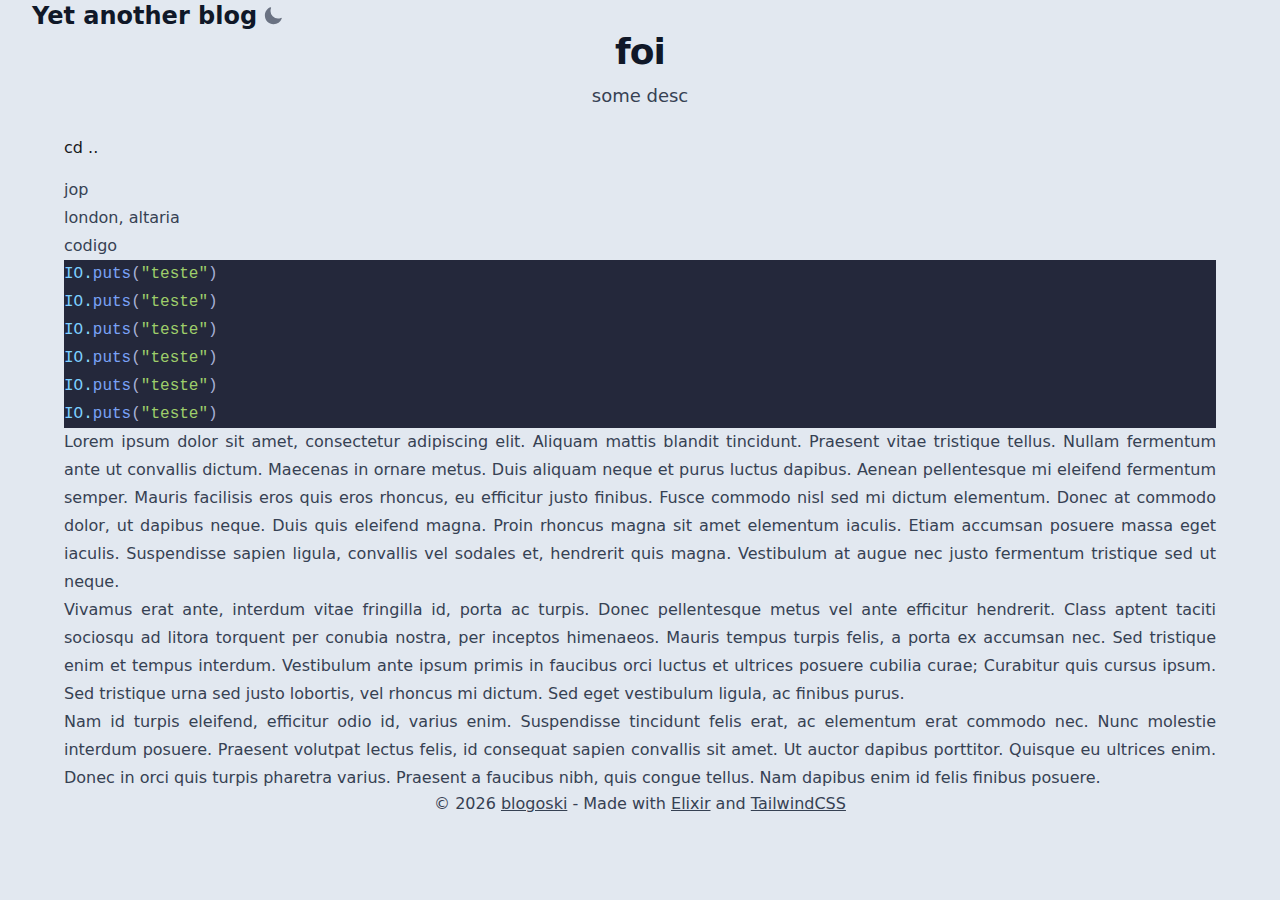
<file: docs/posts/my-super-post.html>
<head>
  <link phx-track-static rel="stylesheet" href="../assets/css/app.css">
  <script defer phx-track-static type="text/javascript" src="../assets/js/app.js"></script>
</head>
<body class="bg-[#e2e8f0] dark:bg-[#24283b] min-h-screen">
  <header>
    <nav class="mx-auto flex max-w-7xl items-center justify-between p-6 lg:px-8" aria-label="Global">
      <div class="flex lg:flex-1">
        <a href="https://blogoski.com/">
          <h1 class="text-2xl font-bold -m-1.5 p-1.5 text-gray-900 hover:text-gray-900/50 dark:text-[#7aa2f7] dark:hover:text-[#7aa2f7]/50">
            Yet another blog
          </h1>
        </a>
        <button id="theme-toggle" onclick="changeTheme()" type="button" class="text-gray-500 dark:text-gray-400 rounded-lg text-sm p-1.5">
          <svg id="theme-toggle-dark-icon" xmlns="http://www.w3.org/2000/svg" viewBox="0 0 24 24" fill="currentColor" class="w-5 h-5 hidden">
            <path fill-rule="evenodd" d="M9.528 1.718a.75.75 0 01.162.819A8.97 8.97 0 009 6a9 9 0 009 9 8.97 8.97 0 003.463-.69.75.75 0 01.981.98 10.503 10.503 0 01-9.694 6.46c-5.799 0-10.5-4.701-10.5-10.5 0-4.368 2.667-8.112 6.46-9.694a.75.75 0 01.818.162z" clip-rule="evenodd"></path>
          </svg>
          <svg id="theme-toggle-light-icon" xmlns="http://www.w3.org/2000/svg" fill="none" viewBox="0 0 24 24" stroke-width="1.5" stroke="currentColor" class="w-5 h-5 hidden">
            <path stroke-linecap="round" stroke-linejoin="round" d="M12 3v2.25m6.364.386l-1.591 1.591M21 12h-2.25m-.386 6.364l-1.591-1.591M12 18.75V21m-4.773-4.227l-1.591 1.591M5.25 12H3m4.227-4.773L5.636 5.636M15.75 12a3.75 3.75 0 11-7.5 0 3.75 3.75 0 017.5 0z"></path>
          </svg>
        </button>
      </div>
      <div class="hidden lg:flex lg:flex-1 lg:justify-end">
        <a href="https://github.com/fabiobarkoski" target="_blank" class="-m-1.5 p-1.5">
          <span class="sr-only">Socials</span>
          <svg xmlns="http://www.w3.org/2000/svg" width="32" height="32" fill="currentColor" class="hover:scale-110 dark:text-gray-300" viewBox="0 0 16 16">
            <path d="M8 0C3.58 0 0 3.58 0 8c0 3.54 2.29 6.53 5.47 7.59.4.07.55-.17.55-.38 0-.19-.01-.82-.01-1.49-2.01.37-2.53-.49-2.69-.94-.09-.23-.48-.94-.82-1.13-.28-.15-.68-.52-.01-.53.63-.01 1.08.58 1.23.82.72 1.21 1.87.87 2.33.66.07-.52.28-.87.51-1.07-1.78-.2-3.64-.89-3.64-3.95 0-.87.31-1.59.82-2.15-.08-.2-.36-1.02.08-2.12 0 0 .67-.21 2.2.82.64-.18 1.32-.27 2-.27.68 0 1.36.09 2 .27 1.53-1.04 2.2-.82 2.2-.82.44 1.1.16 1.92.08 2.12.51.56.82 1.27.82 2.15 0 3.07-1.87 3.75-3.65 3.95.29.25.54.73.54 1.48 0 1.07-.01 1.93-.01 2.2 0 .21.15.46.55.38A8.012 8.012 0 0 0 16 8c0-4.42-3.58-8-8-8z"></path>
          </svg>
        </a>
      </div>
    </nav>
  </header>
  <main class="grid min-h-5/6 place-items-center px-6 py-24 sm:py-32 lg:px-8">
    <div class="mx-auto max-w-7xl px-6 lg:px-8">
  <div class="mx-auto max-w-2xl text-center dark:text-[#9aa5ce]">
    <h2 class="text-3xl font-bold tracking-tight sm:text-4xl text-gray-900 dark:text-[#bb9af7]">foi</h2>
    <p class="mt-2 text-lg leading-8 text-gray-700 dark:text-[#9aa5ce]">some desc</p>
  </div>
  <div class="mt-6 text-gray-600 dark:text-[#2ac3de]">
    <a href="javascript:history.back()">cd ..</a>
  </div>
  <div class="mt-4 text-justify leading-7 text-gray-700 dark:text-[#9aa5ce]">
    <h1>jop</h1>
<p class="text-red-500">london, altaria</p>
<h2>codigo</h2>
<pre class="lumis" style="color: #c0caf5; background-color: #24283b;"><code class="language-elixir" translate="no" tabindex="0"><div class="line" data-line="1"><span style="color: #7dcfff;">IO</span><span style="color: #89ddff;">.</span><span style="color: #7aa2f7;">puts</span><span style="color: #a9b1d6;">(</span><span style="color: #9ece6a;">&quot;teste&quot;</span><span style="color: #a9b1d6;">)</span>
</div><div class="line" data-line="2"><span style="color: #7dcfff;">IO</span><span style="color: #89ddff;">.</span><span style="color: #7aa2f7;">puts</span><span style="color: #a9b1d6;">(</span><span style="color: #9ece6a;">&quot;teste&quot;</span><span style="color: #a9b1d6;">)</span>
</div><div class="line" data-line="3"><span style="color: #7dcfff;">IO</span><span style="color: #89ddff;">.</span><span style="color: #7aa2f7;">puts</span><span style="color: #a9b1d6;">(</span><span style="color: #9ece6a;">&quot;teste&quot;</span><span style="color: #a9b1d6;">)</span>
</div><div class="line" data-line="4"><span style="color: #7dcfff;">IO</span><span style="color: #89ddff;">.</span><span style="color: #7aa2f7;">puts</span><span style="color: #a9b1d6;">(</span><span style="color: #9ece6a;">&quot;teste&quot;</span><span style="color: #a9b1d6;">)</span>
</div><div class="line" data-line="5"><span style="color: #7dcfff;">IO</span><span style="color: #89ddff;">.</span><span style="color: #7aa2f7;">puts</span><span style="color: #a9b1d6;">(</span><span style="color: #9ece6a;">&quot;teste&quot;</span><span style="color: #a9b1d6;">)</span>
</div><div class="line" data-line="6"><span style="color: #7dcfff;">IO</span><span style="color: #89ddff;">.</span><span style="color: #7aa2f7;">puts</span><span style="color: #a9b1d6;">(</span><span style="color: #9ece6a;">&quot;teste&quot;</span><span style="color: #a9b1d6;">)</span>
</div></code></pre>
<p>Lorem ipsum dolor sit amet, consectetur adipiscing elit. Aliquam mattis blandit tincidunt.
Praesent vitae tristique tellus. Nullam fermentum ante ut convallis dictum. Maecenas in ornare metus.
Duis aliquam neque et purus luctus dapibus. Aenean pellentesque mi eleifend fermentum semper.
Mauris facilisis eros quis eros rhoncus, eu efficitur justo finibus. Fusce commodo nisl sed mi dictum elementum.
Donec at commodo dolor, ut dapibus neque. Duis quis eleifend magna. Proin rhoncus magna sit amet elementum iaculis.
Etiam accumsan posuere massa eget iaculis. Suspendisse sapien ligula, convallis vel sodales et, hendrerit quis magna.
Vestibulum at augue nec justo fermentum tristique sed ut neque.</p>
<p>Vivamus erat ante, interdum vitae fringilla id, porta ac turpis. Donec pellentesque metus vel ante efficitur hendrerit.
Class aptent taciti sociosqu ad litora torquent per conubia nostra, per inceptos himenaeos.
Mauris tempus turpis felis, a porta ex accumsan nec. Sed tristique enim et tempus interdum.
Vestibulum ante ipsum primis in faucibus orci luctus et ultrices posuere cubilia curae; Curabitur quis cursus ipsum.
Sed tristique urna sed justo lobortis, vel rhoncus mi dictum. Sed eget vestibulum ligula, ac finibus purus.</p>
<p>Nam id turpis eleifend, efficitur odio id, varius enim. Suspendisse tincidunt felis erat, ac elementum erat commodo nec.
Nunc molestie interdum posuere. Praesent volutpat lectus felis, id consequat sapien convallis sit amet.
Ut auctor dapibus porttitor. Quisque eu ultrices enim. Donec in orci quis turpis pharetra varius.
Praesent a faucibus nibh, quis congue tellus. Nam dapibus enim id felis finibus posuere.</p>
  </div>
</div>  
  </main>
  <footer class="flex justify-center pb-4">
    <span class="text-gray-700 dark:text-[#9aa5ce]">
      © 2026
      <a href="https://blogoski.com/" class="underline">blogoski</a>
      - Made with
      <a href="https://getpelican.com" target="_blank" class="underline">Elixir</a>
      and
      <a href="https://tailwindcss.com/" target="_blank" class="underline">TailwindCSS</a>
    </span>
  </footer>
</body>
</file>
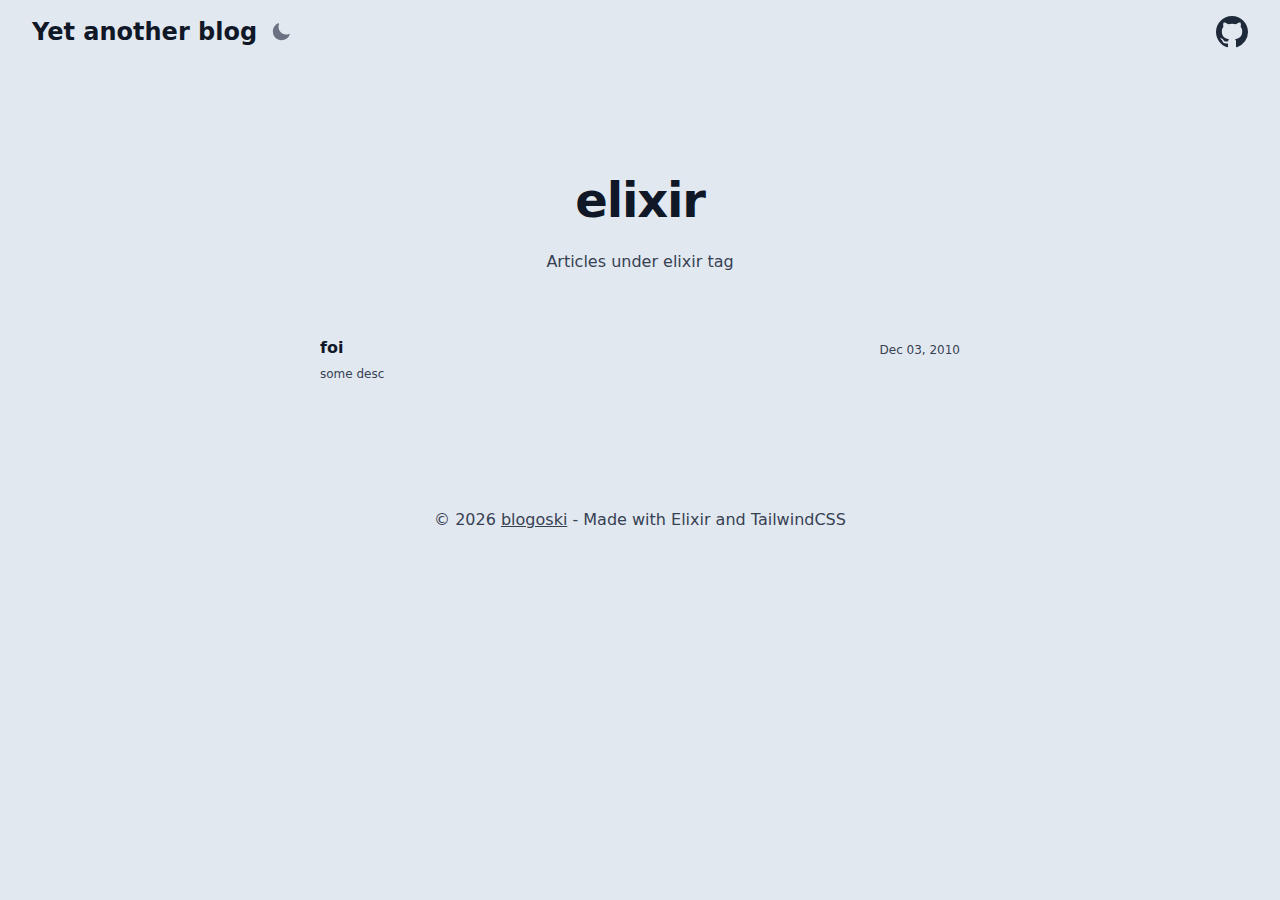
<file: docs/tags/elixir.html>
<!DOCTYPE html>
<html lang="en">
<head>
  <meta charset="UTF-8">
  <meta name="viewport" content="width=device-width, initial-scale=1">
  <title>Blogoski</title>
  <meta name="description" content="Yet another blog about software development">
  <meta name="author" content="Fabio Barkoski">
  <meta property="og:type" content="website">
  <meta property="og:site_name" content="Blogoski">
  <meta property="og:title" content="Blogoski">
  <meta property="og:description" content="Yet another blog about software development">
  <meta property="og:image" content="/assets/img/social-card.png">
  <meta name="twitter:card" content="summary">
  <meta name="twitter:image" content="/assets/img/social-card.png">
  <meta name="twitter:title" content="Blogoski">
  <meta name="twitter:description" content="Yet another blog about software development">
  <link phx-track-static rel="stylesheet" href="../assets/css/app.css">
  <script defer phx-track-static type="text/javascript" src="../assets/js/app.js"></script>
</head>
<body class="bg-[#e2e8f0] dark:bg-[#24283b] min-h-screen">
  <header>
    <nav class="mx-auto flex max-w-7xl items-center justify-between px-4 py-4 sm:px-6 lg:px-8" aria-label="Global">
      <div class="flex flex-1 items-center gap-2">
        <a href="https://blogoski.com/">
          <h1 class="text-xl sm:text-2xl font-bold -m-1.5 p-1.5 text-gray-900 hover:text-gray-900/50 dark:text-[#7aa2f7] dark:hover:text-[#7aa2f7]/50">
            Yet another blog
          </h1>
        </a>
        <button id="theme-toggle" onclick="changeTheme()" type="button" aria-label="Toggle theme" class="text-gray-500 dark:text-gray-400 rounded-lg text-sm p-1.5">
          <svg id="theme-toggle-dark-icon" xmlns="http://www.w3.org/2000/svg" viewBox="0 0 24 24" fill="currentColor" aria-hidden="true" class="w-5 h-5 hidden">
            <path fill-rule="evenodd" d="M9.528 1.718a.75.75 0 01.162.819A8.97 8.97 0 009 6a9 9 0 009 9 8.97 8.97 0 003.463-.69.75.75 0 01.981.98 10.503 10.503 0 01-9.694 6.46c-5.799 0-10.5-4.701-10.5-10.5 0-4.368 2.667-8.112 6.46-9.694a.75.75 0 01.818.162z" clip-rule="evenodd"></path>
          </svg>
          <svg id="theme-toggle-light-icon" xmlns="http://www.w3.org/2000/svg" fill="none" viewBox="0 0 24 24" stroke-width="1.5" stroke="currentColor" aria-hidden="true" class="w-5 h-5 hidden">
            <path stroke-linecap="round" stroke-linejoin="round" d="M12 3v2.25m6.364.386l-1.591 1.591M21 12h-2.25m-.386 6.364l-1.591-1.591M12 18.75V21m-4.773-4.227l-1.591 1.591M5.25 12H3m4.227-4.773L5.636 5.636M15.75 12a3.75 3.75 0 11-7.5 0 3.75 3.75 0 017.5 0z"></path>
          </svg>
        </button>
      </div>
      <div class="flex items-center justify-end">
        <a href="https://github.com/fabiobarkoski" target="_blank" rel="noopener noreferrer" class="-m-1.5 p-1.5">
          <span class="sr-only">GitHub profile (opens in new tab)</span>
          <svg xmlns="http://www.w3.org/2000/svg" width="28" height="28" fill="currentColor" aria-hidden="true" class="hover:scale-110 fill-gray-800 dark:fill-gray-300 sm:w-8 sm:h-8" viewBox="0 0 16 16">
            <path d="M8 0C3.58 0 0 3.58 0 8c0 3.54 2.29 6.53 5.47 7.59.4.07.55-.17.55-.38 0-.19-.01-.82-.01-1.49-2.01.37-2.53-.49-2.69-.94-.09-.23-.48-.94-.82-1.13-.28-.15-.68-.52-.01-.53.63-.01 1.08.58 1.23.82.72 1.21 1.87.87 2.33.66.07-.52.28-.87.51-1.07-1.78-.2-3.64-.89-3.64-3.95 0-.87.31-1.59.82-2.15-.08-.2-.36-1.02.08-2.12 0 0 .67-.21 2.2.82.64-.18 1.32-.27 2-.27.68 0 1.36.09 2 .27 1.53-1.04 2.2-.82 2.2-.82.44 1.1.16 1.92.08 2.12.51.56.82 1.27.82 2.15 0 3.07-1.87 3.75-3.65 3.95.29.25.54.73.54 1.48 0 1.07-.01 1.93-.01 2.2 0 .21.15.46.55.38A8.012 8.012 0 0 0 16 8c0-4.42-3.58-8-8-8z"></path>
          </svg>
        </a>
      </div>
    </nav>
  </header>
  <main class="grid min-h-5/6 place-items-center px-4 py-12 sm:px-6 sm:py-24 lg:px-8">
    <div class="text-center w-full max-w-2xl">
    <h1 class="mt-4 text-3xl font-bold tracking-tight sm:text-5xl text-gray-900 dark:text-[#7aa2f7]">elixir</h1>
    <p class="mt-6 text-base leading-7 text-gray-700 dark:text-[#9aa5ce]">Articles under elixir tag</p>
  </div>
  <ol role="list" class="pt-10 divide-y divide-gray-500/50 w-full max-w-2xl">
    <li class="py-5 px-4 mb-2 hover:bg-gray-400/50 dark:hover:bg-[#565f89]/50 rounded-b-md">
      <a href="posts/my-super-post.html" class="flex justify-between gap-x-4 sm:gap-x-6">
        <div class="min-w-0 flex-auto dark:text-[#9aa5ce]">
          <h2 class="text-base font-semibold leading-6 text-gray-900 dark:text-[#bb9af7]">foi</h2>
          <p class="mt-1 text-xs leading-5 text-gray-700 dark:text-[#9aa5ce]">some desc</p>
        </div>
        <div class="shrink-0 flex flex-col items-end">
          <time datetime="Dec 03, 2010" class="mt-1 text-xs leading-5 text-gray-700 dark:text-[#9aa5ce] whitespace-nowrap">Dec 03, 2010</time>
        </div>
      </a>
    </li>
  </ol>
  </main>
  <footer class="flex justify-center pb-4 px-4 text-center">
    <span class="text-gray-700 dark:text-[#9aa5ce]">
      © 2026
      <a href="https://blogoski.com/" class="underline">blogoski</a>
      - Made with Elixir and TailwindCSS
    </span>
  </footer>
</body>
</html>
</file>
<file: docs/assets/css/app.css>
/*! tailwindcss v4.2.1 | MIT License | https://tailwindcss.com */
@layer properties;
@layer theme, base, components, utilities;
@layer theme {
  :root, :host {
    --font-sans: ui-sans-serif, system-ui, sans-serif, "Apple Color Emoji",
      "Segoe UI Emoji", "Segoe UI Symbol", "Noto Color Emoji";
    --font-mono: ui-monospace, SFMono-Regular, Menlo, Monaco, Consolas, "Liberation Mono",
      "Courier New", monospace;
    --color-gray-50: oklch(98.5% 0.002 247.839);
    --color-gray-300: oklch(87.2% 0.01 258.338);
    --color-gray-400: oklch(70.7% 0.022 261.325);
    --color-gray-500: oklch(55.1% 0.027 264.364);
    --color-gray-700: oklch(37.3% 0.034 259.733);
    --color-gray-800: oklch(27.8% 0.033 256.848);
    --color-gray-900: oklch(21% 0.034 264.665);
    --color-black: #000;
    --spacing: 0.25rem;
    --container-2xl: 42rem;
    --container-4xl: 56rem;
    --container-5xl: 64rem;
    --container-7xl: 80rem;
    --text-xs: 0.75rem;
    --text-xs--line-height: calc(1 / 0.75);
    --text-sm: 0.875rem;
    --text-sm--line-height: calc(1.25 / 0.875);
    --text-base: 1rem;
    --text-base--line-height: calc(1.5 / 1);
    --text-lg: 1.125rem;
    --text-lg--line-height: calc(1.75 / 1.125);
    --text-xl: 1.25rem;
    --text-xl--line-height: calc(1.75 / 1.25);
    --text-2xl: 1.5rem;
    --text-2xl--line-height: calc(2 / 1.5);
    --text-3xl: 1.875rem;
    --text-3xl--line-height: calc(2.25 / 1.875);
    --text-4xl: 2.25rem;
    --text-4xl--line-height: calc(2.5 / 2.25);
    --text-5xl: 3rem;
    --text-5xl--line-height: 1;
    --font-weight-medium: 500;
    --font-weight-semibold: 600;
    --font-weight-bold: 700;
    --tracking-tight: -0.025em;
    --radius-md: 0.375rem;
    --radius-lg: 0.5rem;
    --default-font-family: var(--font-sans);
    --default-mono-font-family: var(--font-mono);
  }
}
@layer base {
  *, ::after, ::before, ::backdrop, ::file-selector-button {
    box-sizing: border-box;
    margin: 0;
    padding: 0;
    border: 0 solid;
  }
  html, :host {
    line-height: 1.5;
    -webkit-text-size-adjust: 100%;
    tab-size: 4;
    font-family: var(--default-font-family, ui-sans-serif, system-ui, sans-serif, "Apple Color Emoji", "Segoe UI Emoji", "Segoe UI Symbol", "Noto Color Emoji");
    font-feature-settings: var(--default-font-feature-settings, normal);
    font-variation-settings: var(--default-font-variation-settings, normal);
    -webkit-tap-highlight-color: transparent;
  }
  hr {
    height: 0;
    color: inherit;
    border-top-width: 1px;
  }
  abbr:where([title]) {
    -webkit-text-decoration: underline dotted;
    text-decoration: underline dotted;
  }
  h1, h2, h3, h4, h5, h6 {
    font-size: inherit;
    font-weight: inherit;
  }
  a {
    color: inherit;
    -webkit-text-decoration: inherit;
    text-decoration: inherit;
  }
  b, strong {
    font-weight: bolder;
  }
  code, kbd, samp, pre {
    font-family: var(--default-mono-font-family, ui-monospace, SFMono-Regular, Menlo, Monaco, Consolas, "Liberation Mono", "Courier New", monospace);
    font-feature-settings: var(--default-mono-font-feature-settings, normal);
    font-variation-settings: var(--default-mono-font-variation-settings, normal);
    font-size: 1em;
  }
  small {
    font-size: 80%;
  }
  sub, sup {
    font-size: 75%;
    line-height: 0;
    position: relative;
    vertical-align: baseline;
  }
  sub {
    bottom: -0.25em;
  }
  sup {
    top: -0.5em;
  }
  table {
    text-indent: 0;
    border-color: inherit;
    border-collapse: collapse;
  }
  :-moz-focusring {
    outline: auto;
  }
  progress {
    vertical-align: baseline;
  }
  summary {
    display: list-item;
  }
  ol, ul, menu {
    list-style: none;
  }
  img, svg, video, canvas, audio, iframe, embed, object {
    display: block;
    vertical-align: middle;
  }
  img, video {
    max-width: 100%;
    height: auto;
  }
  button, input, select, optgroup, textarea, ::file-selector-button {
    font: inherit;
    font-feature-settings: inherit;
    font-variation-settings: inherit;
    letter-spacing: inherit;
    color: inherit;
    border-radius: 0;
    background-color: transparent;
    opacity: 1;
  }
  :where(select:is([multiple], [size])) optgroup {
    font-weight: bolder;
  }
  :where(select:is([multiple], [size])) optgroup option {
    padding-inline-start: 20px;
  }
  ::file-selector-button {
    margin-inline-end: 4px;
  }
  ::placeholder {
    opacity: 1;
  }
  @supports (not (-webkit-appearance: -apple-pay-button))  or (contain-intrinsic-size: 1px) {
    ::placeholder {
      color: currentcolor;
      @supports (color: color-mix(in lab, red, red)) {
        color: color-mix(in oklab, currentcolor 50%, transparent);
      }
    }
  }
  textarea {
    resize: vertical;
  }
  ::-webkit-search-decoration {
    -webkit-appearance: none;
  }
  ::-webkit-date-and-time-value {
    min-height: 1lh;
    text-align: inherit;
  }
  ::-webkit-datetime-edit {
    display: inline-flex;
  }
  ::-webkit-datetime-edit-fields-wrapper {
    padding: 0;
  }
  ::-webkit-datetime-edit, ::-webkit-datetime-edit-year-field, ::-webkit-datetime-edit-month-field, ::-webkit-datetime-edit-day-field, ::-webkit-datetime-edit-hour-field, ::-webkit-datetime-edit-minute-field, ::-webkit-datetime-edit-second-field, ::-webkit-datetime-edit-millisecond-field, ::-webkit-datetime-edit-meridiem-field {
    padding-block: 0;
  }
  ::-webkit-calendar-picker-indicator {
    line-height: 1;
  }
  :-moz-ui-invalid {
    box-shadow: none;
  }
  button, input:where([type="button"], [type="reset"], [type="submit"]), ::file-selector-button {
    appearance: button;
  }
  ::-webkit-inner-spin-button, ::-webkit-outer-spin-button {
    height: auto;
  }
  [hidden]:where(:not([hidden="until-found"])) {
    display: none !important;
  }
}
@layer utilities {
  .invisible {
    visibility: hidden;
  }
  .list {
    @layer daisyui.l1.l2.l3 {
      display: flex;
      flex-direction: column;
      font-size: 0.875rem;
      .list-row {
        --list-grid-cols: minmax(0, auto) 1fr;
        position: relative;
        display: grid;
        grid-auto-flow: column;
        gap: calc(0.25rem * 4);
        border-radius: var(--radius-box);
        padding: calc(0.25rem * 4);
        word-break: break-word;
        grid-template-columns: var(--list-grid-cols);
      }
      & > :not(:last-child) {
        &.list-row, .list-row {
          &:after {
            content: "";
            border-bottom: var(--border) solid;
            inset-inline: var(--radius-box);
            position: absolute;
            bottom: calc(0.25rem * 0);
            border-color: var(--color-base-content);
            @supports (color: color-mix(in lab, red, red)) {
              border-color: color-mix(in oklab, var(--color-base-content) 5%, transparent);
            }
          }
        }
      }
    }
    @layer daisyui.l1.l2 {
      .list-row {
        &:has(.list-col-grow:nth-child(1)) {
          --list-grid-cols: 1fr;
        }
        &:has(.list-col-grow:nth-child(2)) {
          --list-grid-cols: minmax(0, auto) 1fr;
        }
        &:has(.list-col-grow:nth-child(3)) {
          --list-grid-cols: minmax(0, auto) minmax(0, auto) 1fr;
        }
        &:has(.list-col-grow:nth-child(4)) {
          --list-grid-cols: minmax(0, auto) minmax(0, auto) minmax(0, auto) 1fr;
        }
        &:has(.list-col-grow:nth-child(5)) {
          --list-grid-cols: minmax(0, auto) minmax(0, auto) minmax(0, auto) minmax(0, auto) 1fr;
        }
        &:has(.list-col-grow:nth-child(6)) {
          --list-grid-cols: minmax(0, auto) minmax(0, auto) minmax(0, auto) minmax(0, auto)
          minmax(0, auto) 1fr;
        }
        > * {
          grid-row-start: 1;
        }
      }
    }
  }
  .input {
    @layer daisyui.l1.l2.l3 {
      cursor: text;
      border: var(--border) solid #0000;
      position: relative;
      display: inline-flex;
      flex-shrink: 1;
      appearance: none;
      align-items: center;
      gap: calc(0.25rem * 2);
      background-color: var(--color-base-100);
      padding-inline: calc(0.25rem * 3);
      vertical-align: middle;
      white-space: nowrap;
      width: clamp(3rem, 20rem, 100%);
      height: var(--size);
      font-size: max(var(--font-size, 0.875rem), 0.875rem);
      touch-action: manipulation;
      border-start-start-radius: var(--join-ss, var(--radius-field));
      border-start-end-radius: var(--join-se, var(--radius-field));
      border-end-start-radius: var(--join-es, var(--radius-field));
      border-end-end-radius: var(--join-ee, var(--radius-field));
      border-color: var(--input-color);
      box-shadow: 0 1px var(--input-color) inset, 0 -1px oklch(100% 0 0 / calc(var(--depth) * 0.1)) inset;
      @supports (color: color-mix(in lab, red, red)) {
        box-shadow: 0 1px color-mix(in oklab, var(--input-color) calc(var(--depth) * 10%), #0000) inset, 0 -1px oklch(100% 0 0 / calc(var(--depth) * 0.1)) inset;
      }
      --size: calc(var(--size-field, 0.25rem) * 10);
      --input-color: var(--color-base-content);
      @supports (color: color-mix(in lab, red, red)) {
        --input-color: color-mix(in oklab, var(--color-base-content) 20%, #0000);
      }
      &:where(input) {
        display: inline-flex;
      }
      :where(input) {
        display: inline-flex;
        height: 100%;
        width: 100%;
        appearance: none;
        background-color: transparent;
        border: none;
        &:focus, &:focus-within {
          --tw-outline-style: none;
          outline-style: none;
          @media (forced-colors: active) {
            outline: 2px solid transparent;
            outline-offset: 2px;
          }
        }
      }
      :where(input[type="url"]), :where(input[type="email"]) {
        direction: ltr;
      }
      :where(input[type="date"]) {
        display: inline-flex;
      }
      &:focus, &:focus-within {
        --input-color: var(--color-base-content);
        box-shadow: 0 1px var(--input-color);
        @supports (color: color-mix(in lab, red, red)) {
          box-shadow: 0 1px color-mix(in oklab, var(--input-color) calc(var(--depth) * 10%), #0000);
        }
        outline: 2px solid var(--input-color);
        outline-offset: 2px;
        isolation: isolate;
      }
      @media (pointer: coarse) {
        @supports (-webkit-touch-callout: none) {
          &:focus, &:focus-within {
            --font-size: 1rem;
          }
        }
      }
      &:has(> input[disabled]), &:is(:disabled, [disabled]), fieldset:disabled & {
        cursor: not-allowed;
        border-color: var(--color-base-200);
        background-color: var(--color-base-200);
        color: var(--color-base-content);
        @supports (color: color-mix(in lab, red, red)) {
          color: color-mix(in oklab, var(--color-base-content) 40%, transparent);
        }
        &::placeholder {
          color: var(--color-base-content);
          @supports (color: color-mix(in lab, red, red)) {
            color: color-mix(in oklab, var(--color-base-content) 20%, transparent);
          }
        }
        box-shadow: none;
      }
      &:has(> input[disabled]) > input[disabled] {
        cursor: not-allowed;
      }
      &::-webkit-date-and-time-value {
        text-align: inherit;
      }
      &[type="number"] {
        &::-webkit-inner-spin-button {
          margin-block: calc(0.25rem * -3);
          margin-inline-end: calc(0.25rem * -3);
        }
      }
      &::-webkit-calendar-picker-indicator {
        position: absolute;
        inset-inline-end: 0.75em;
      }
      &:has(> input[type="date"]) {
        :where(input[type="date"]) {
          display: inline-flex;
          webkit-appearance: none;
          appearance: none;
        }
        input[type="date"]::-webkit-calendar-picker-indicator {
          position: absolute;
          inset-inline-end: 0.75em;
          width: 1em;
          height: 1em;
          cursor: pointer;
        }
      }
    }
  }
  .range {
    @layer daisyui.l1.l2.l3 {
      appearance: none;
      webkit-appearance: none;
      --range-thumb: var(--color-base-100);
      --range-thumb-size: calc(var(--size-selector, 0.25rem) * 6);
      --range-progress: currentColor;
      --range-fill: 1;
      --range-p: 0.25rem;
      --range-bg: currentColor;
      @supports (color: color-mix(in lab, red, red)) {
        --range-bg: color-mix(in oklab, currentColor 10%, #0000);
      }
      cursor: pointer;
      overflow: hidden;
      background-color: transparent;
      vertical-align: middle;
      width: clamp(3rem, 20rem, 100%);
      --radius-selector-max: calc(
      var(--radius-selector) + var(--radius-selector) + var(--radius-selector)
    );
      border-radius: calc(var(--radius-selector) + min(var(--range-p), var(--radius-selector-max)));
      border: none;
      height: var(--range-thumb-size);
      [dir="rtl"] & {
        --range-dir: -1;
      }
      &:focus {
        outline: none;
      }
      &:focus-visible {
        outline: 2px solid;
        outline-offset: 2px;
      }
      &::-webkit-slider-runnable-track {
        width: 100%;
        background-color: var(--range-bg);
        border-radius: var(--radius-selector);
        height: calc(var(--range-thumb-size) * 0.5);
      }
      @media (forced-colors: active) {
        &::-webkit-slider-runnable-track {
          border: 1px solid;
        }
      }
      @media (forced-colors: active) {
        &::-moz-range-track {
          border: 1px solid;
        }
      }
      &::-webkit-slider-thumb {
        position: relative;
        box-sizing: border-box;
        border-radius: calc(var(--radius-selector) + min(var(--range-p), var(--radius-selector-max)));
        background-color: var(--range-thumb);
        height: var(--range-thumb-size);
        width: var(--range-thumb-size);
        border: var(--range-p) solid;
        appearance: none;
        webkit-appearance: none;
        top: 50%;
        color: var(--range-progress);
        transform: translateY(-50%);
        box-shadow: 0 -1px oklch(0% 0 0 / calc(var(--depth) * 0.1)) inset, 0 8px 0 -4px oklch(100% 0 0 / calc(var(--depth) * 0.1)) inset, 0 1px currentColor, 0 0 0 2rem var(--range-thumb) inset, calc((var(--range-dir, 1) * -100cqw) - (var(--range-dir, 1) * var(--range-thumb-size) / 2)) 0 0 calc(100cqw * var(--range-fill));
        @supports (color: color-mix(in lab, red, red)) {
          box-shadow: 0 -1px oklch(0% 0 0 / calc(var(--depth) * 0.1)) inset, 0 8px 0 -4px oklch(100% 0 0 / calc(var(--depth) * 0.1)) inset, 0 1px color-mix(in oklab, currentColor calc(var(--depth) * 10%), #0000), 0 0 0 2rem var(--range-thumb) inset, calc((var(--range-dir, 1) * -100cqw) - (var(--range-dir, 1) * var(--range-thumb-size) / 2)) 0 0 calc(100cqw * var(--range-fill));
        }
      }
      &::-moz-range-track {
        width: 100%;
        background-color: var(--range-bg);
        border-radius: var(--radius-selector);
        height: calc(var(--range-thumb-size) * 0.5);
      }
      &::-moz-range-thumb {
        position: relative;
        box-sizing: border-box;
        border-radius: calc(var(--radius-selector) + min(var(--range-p), var(--radius-selector-max)));
        background-color: currentColor;
        height: var(--range-thumb-size);
        width: var(--range-thumb-size);
        border: var(--range-p) solid;
        top: 50%;
        color: var(--range-progress);
        box-shadow: 0 -1px oklch(0% 0 0 / calc(var(--depth) * 0.1)) inset, 0 8px 0 -4px oklch(100% 0 0 / calc(var(--depth) * 0.1)) inset, 0 1px currentColor, 0 0 0 2rem var(--range-thumb) inset, calc((var(--range-dir, 1) * -100cqw) - (var(--range-dir, 1) * var(--range-thumb-size) / 2)) 0 0 calc(100cqw * var(--range-fill));
        @supports (color: color-mix(in lab, red, red)) {
          box-shadow: 0 -1px oklch(0% 0 0 / calc(var(--depth) * 0.1)) inset, 0 8px 0 -4px oklch(100% 0 0 / calc(var(--depth) * 0.1)) inset, 0 1px color-mix(in oklab, currentColor calc(var(--depth) * 10%), #0000), 0 0 0 2rem var(--range-thumb) inset, calc((var(--range-dir, 1) * -100cqw) - (var(--range-dir, 1) * var(--range-thumb-size) / 2)) 0 0 calc(100cqw * var(--range-fill));
        }
      }
      &:disabled {
        cursor: not-allowed;
        opacity: 30%;
      }
    }
  }
  .sr-only {
    position: absolute;
    width: 1px;
    height: 1px;
    padding: 0;
    margin: -1px;
    overflow: hidden;
    clip-path: inset(50%);
    white-space: nowrap;
    border-width: 0;
  }
  .absolute {
    position: absolute;
  }
  .relative {
    position: relative;
  }
  .inset-0 {
    inset: calc(var(--spacing) * 0);
  }
  .start {
    inset-inline-start: var(--spacing);
  }
  .end {
    inset-inline-end: var(--spacing);
  }
  .z-10 {
    z-index: 10;
  }
  .-m-1\.5 {
    margin: calc(var(--spacing) * -1.5);
  }
  .mx-auto {
    margin-inline: auto;
  }
  .mt-1 {
    margin-top: calc(var(--spacing) * 1);
  }
  .mt-2 {
    margin-top: calc(var(--spacing) * 2);
  }
  .mt-3 {
    margin-top: calc(var(--spacing) * 3);
  }
  .mt-4 {
    margin-top: calc(var(--spacing) * 4);
  }
  .mt-5 {
    margin-top: calc(var(--spacing) * 5);
  }
  .mt-6 {
    margin-top: calc(var(--spacing) * 6);
  }
  .mt-10 {
    margin-top: calc(var(--spacing) * 10);
  }
  .mb-2 {
    margin-bottom: calc(var(--spacing) * 2);
  }
  .mb-4 {
    margin-bottom: calc(var(--spacing) * 4);
  }
  .status {
    @layer daisyui.l1.l2.l3 {
      display: inline-block;
      aspect-ratio: 1 / 1;
      width: calc(0.25rem * 2);
      height: calc(0.25rem * 2);
      border-radius: var(--radius-selector);
      background-color: var(--color-base-content);
      @supports (color: color-mix(in lab, red, red)) {
        background-color: color-mix(in oklab, var(--color-base-content) 20%, transparent);
      }
      background-position: center;
      background-repeat: no-repeat;
      vertical-align: middle;
      color: color-mix(in srgb, #000 30%, transparent);
      @supports (color: color-mix(in lab, red, red)) {
        color: color-mix(in oklab, var(--color-black) 30%, transparent);
      }
      background-image: radial-gradient( circle at 35% 30%, oklch(1 0 0 / calc(var(--depth) * 0.5)), #0000 );
      box-shadow: 0 2px 3px -1px currentColor;
      @supports (color: color-mix(in lab, red, red)) {
        box-shadow: 0 2px 3px -1px color-mix(in oklab, currentColor calc(var(--depth) * 100%), #0000);
      }
    }
  }
  .line-clamp-3 {
    overflow: hidden;
    display: -webkit-box;
    -webkit-box-orient: vertical;
    -webkit-line-clamp: 3;
  }
  .flex {
    display: flex;
  }
  .grid {
    display: grid;
  }
  .hidden {
    display: none;
  }
  .inline-flex {
    display: inline-flex;
  }
  .h-5 {
    height: calc(var(--spacing) * 5);
  }
  .min-h-5\/6 {
    min-height: calc(5 / 6 * 100%);
  }
  .min-h-28 {
    min-height: calc(var(--spacing) * 28);
  }
  .min-h-screen {
    min-height: 100vh;
  }
  .w-5 {
    width: calc(var(--spacing) * 5);
  }
  .w-full {
    width: 100%;
  }
  .max-w-2xl {
    max-width: var(--container-2xl);
  }
  .max-w-4xl {
    max-width: var(--container-4xl);
  }
  .max-w-5xl {
    max-width: var(--container-5xl);
  }
  .max-w-7xl {
    max-width: var(--container-7xl);
  }
  .min-w-0 {
    min-width: calc(var(--spacing) * 0);
  }
  .flex-1 {
    flex: 1;
  }
  .flex-auto {
    flex: auto;
  }
  .shrink-0 {
    flex-shrink: 0;
  }
  .link {
    @layer daisyui.l1.l2.l3 {
      cursor: pointer;
      text-decoration-line: underline;
      &:focus {
        --tw-outline-style: none;
        outline-style: none;
        @media (forced-colors: active) {
          outline: 2px solid transparent;
          outline-offset: 2px;
        }
      }
      &:focus-visible {
        outline: 2px solid currentColor;
        outline-offset: 2px;
      }
    }
  }
  .cursor-pointer {
    cursor: pointer;
  }
  .grid-cols-1 {
    grid-template-columns: repeat(1, minmax(0, 1fr));
  }
  .flex-col {
    flex-direction: column;
  }
  .place-items-center {
    place-items: center;
  }
  .items-center {
    align-items: center;
  }
  .items-end {
    align-items: flex-end;
  }
  .items-start {
    align-items: flex-start;
  }
  .justify-between {
    justify-content: space-between;
  }
  .justify-center {
    justify-content: center;
  }
  .justify-end {
    justify-content: flex-end;
  }
  .gap-1 {
    gap: calc(var(--spacing) * 1);
  }
  .gap-2 {
    gap: calc(var(--spacing) * 2);
  }
  .gap-x-4 {
    column-gap: calc(var(--spacing) * 4);
  }
  .gap-x-8 {
    column-gap: calc(var(--spacing) * 8);
  }
  .gap-y-8 {
    row-gap: calc(var(--spacing) * 8);
  }
  .divide-y {
    :where(& > :not(:last-child)) {
      --tw-divide-y-reverse: 0;
      border-bottom-style: var(--tw-border-style);
      border-top-style: var(--tw-border-style);
      border-top-width: calc(1px * var(--tw-divide-y-reverse));
      border-bottom-width: calc(1px * calc(1 - var(--tw-divide-y-reverse)));
    }
  }
  .divide-gray-500\/50 {
    :where(& > :not(:last-child)) {
      border-color: color-mix(in srgb, oklch(55.1% 0.027 264.364) 50%, transparent);
      @supports (color: color-mix(in lab, red, red)) {
        border-color: color-mix(in oklab, var(--color-gray-500) 50%, transparent);
      }
    }
  }
  .overflow-x-auto {
    overflow-x: auto;
  }
  .rounded-full {
    border-radius: calc(infinity * 1px);
  }
  .rounded-lg {
    border-radius: var(--radius-lg);
  }
  .rounded-md {
    border-radius: var(--radius-md);
  }
  .rounded-b-md {
    border-bottom-right-radius: var(--radius-md);
    border-bottom-left-radius: var(--radius-md);
  }
  .bg-\[\#e2e8f0\] {
    background-color: #e2e8f0;
  }
  .bg-gray-50 {
    background-color: var(--color-gray-50);
  }
  .fill-gray-800 {
    fill: var(--color-gray-800);
  }
  .p-1\.5 {
    padding: calc(var(--spacing) * 1.5);
  }
  .px-2\.5 {
    padding-inline: calc(var(--spacing) * 2.5);
  }
  .px-4 {
    padding-inline: calc(var(--spacing) * 4);
  }
  .py-1\.5 {
    padding-block: calc(var(--spacing) * 1.5);
  }
  .py-4 {
    padding-block: calc(var(--spacing) * 4);
  }
  .py-5 {
    padding-block: calc(var(--spacing) * 5);
  }
  .py-12 {
    padding-block: calc(var(--spacing) * 12);
  }
  .pt-10 {
    padding-top: calc(var(--spacing) * 10);
  }
  .pb-4 {
    padding-bottom: calc(var(--spacing) * 4);
  }
  .text-center {
    text-align: center;
  }
  .text-justify {
    text-align: justify;
  }
  .text-2xl {
    font-size: var(--text-2xl);
    line-height: var(--tw-leading, var(--text-2xl--line-height));
  }
  .text-3xl {
    font-size: var(--text-3xl);
    line-height: var(--tw-leading, var(--text-3xl--line-height));
  }
  .text-base {
    font-size: var(--text-base);
    line-height: var(--tw-leading, var(--text-base--line-height));
  }
  .text-lg {
    font-size: var(--text-lg);
    line-height: var(--tw-leading, var(--text-lg--line-height));
  }
  .text-sm {
    font-size: var(--text-sm);
    line-height: var(--tw-leading, var(--text-sm--line-height));
  }
  .text-xl {
    font-size: var(--text-xl);
    line-height: var(--tw-leading, var(--text-xl--line-height));
  }
  .text-xs {
    font-size: var(--text-xs);
    line-height: var(--tw-leading, var(--text-xs--line-height));
  }
  .leading-5 {
    --tw-leading: calc(var(--spacing) * 5);
    line-height: calc(var(--spacing) * 5);
  }
  .leading-6 {
    --tw-leading: calc(var(--spacing) * 6);
    line-height: calc(var(--spacing) * 6);
  }
  .leading-7 {
    --tw-leading: calc(var(--spacing) * 7);
    line-height: calc(var(--spacing) * 7);
  }
  .leading-8 {
    --tw-leading: calc(var(--spacing) * 8);
    line-height: calc(var(--spacing) * 8);
  }
  .font-bold {
    --tw-font-weight: var(--font-weight-bold);
    font-weight: var(--font-weight-bold);
  }
  .font-medium {
    --tw-font-weight: var(--font-weight-medium);
    font-weight: var(--font-weight-medium);
  }
  .font-semibold {
    --tw-font-weight: var(--font-weight-semibold);
    font-weight: var(--font-weight-semibold);
  }
  .tracking-tight {
    --tw-tracking: var(--tracking-tight);
    letter-spacing: var(--tracking-tight);
  }
  .whitespace-nowrap {
    white-space: nowrap;
  }
  .text-black {
    color: var(--color-black);
  }
  .text-gray-500 {
    color: var(--color-gray-500);
  }
  .text-gray-700 {
    color: var(--color-gray-700);
  }
  .text-gray-900 {
    color: var(--color-gray-900);
  }
  .underline {
    text-decoration-line: underline;
  }
  .underline-offset-2 {
    text-underline-offset: 2px;
  }
  .group-hover\:text-gray-900\/50 {
    &:is(:where(.group):hover *) {
      @media (hover: hover) {
        color: color-mix(in srgb, oklch(21% 0.034 264.665) 50%, transparent);
        @supports (color: color-mix(in lab, red, red)) {
          color: color-mix(in oklab, var(--color-gray-900) 50%, transparent);
        }
      }
    }
  }
  .hover\:scale-110 {
    &:hover {
      @media (hover: hover) {
        --tw-scale-x: 110%;
        --tw-scale-y: 110%;
        --tw-scale-z: 110%;
        scale: var(--tw-scale-x) var(--tw-scale-y);
      }
    }
  }
  .hover\:bg-\[\#c0caf5\] {
    &:hover {
      @media (hover: hover) {
        background-color: #c0caf5;
      }
    }
  }
  .hover\:bg-gray-400\/50 {
    &:hover {
      @media (hover: hover) {
        background-color: color-mix(in srgb, oklch(70.7% 0.022 261.325) 50%, transparent);
        @supports (color: color-mix(in lab, red, red)) {
          background-color: color-mix(in oklab, var(--color-gray-400) 50%, transparent);
        }
      }
    }
  }
  .hover\:text-gray-700\/70 {
    &:hover {
      @media (hover: hover) {
        color: color-mix(in srgb, oklch(37.3% 0.034 259.733) 70%, transparent);
        @supports (color: color-mix(in lab, red, red)) {
          color: color-mix(in oklab, var(--color-gray-700) 70%, transparent);
        }
      }
    }
  }
  .hover\:text-gray-900\/50 {
    &:hover {
      @media (hover: hover) {
        color: color-mix(in srgb, oklch(21% 0.034 264.665) 50%, transparent);
        @supports (color: color-mix(in lab, red, red)) {
          color: color-mix(in oklab, var(--color-gray-900) 50%, transparent);
        }
      }
    }
  }
  .sm\:mt-16 {
    @media (width >= 40rem) {
      margin-top: calc(var(--spacing) * 16);
    }
  }
  .sm\:h-8 {
    @media (width >= 40rem) {
      height: calc(var(--spacing) * 8);
    }
  }
  .sm\:w-8 {
    @media (width >= 40rem) {
      width: calc(var(--spacing) * 8);
    }
  }
  .sm\:grid-cols-2 {
    @media (width >= 40rem) {
      grid-template-columns: repeat(2, minmax(0, 1fr));
    }
  }
  .sm\:gap-x-6 {
    @media (width >= 40rem) {
      column-gap: calc(var(--spacing) * 6);
    }
  }
  .sm\:px-6 {
    @media (width >= 40rem) {
      padding-inline: calc(var(--spacing) * 6);
    }
  }
  .sm\:py-24 {
    @media (width >= 40rem) {
      padding-block: calc(var(--spacing) * 24);
    }
  }
  .sm\:pt-16 {
    @media (width >= 40rem) {
      padding-top: calc(var(--spacing) * 16);
    }
  }
  .sm\:text-2xl {
    @media (width >= 40rem) {
      font-size: var(--text-2xl);
      line-height: var(--tw-leading, var(--text-2xl--line-height));
    }
  }
  .sm\:text-4xl {
    @media (width >= 40rem) {
      font-size: var(--text-4xl);
      line-height: var(--tw-leading, var(--text-4xl--line-height));
    }
  }
  .sm\:text-5xl {
    @media (width >= 40rem) {
      font-size: var(--text-5xl);
      line-height: var(--tw-leading, var(--text-5xl--line-height));
    }
  }
  .sm\:text-lg {
    @media (width >= 40rem) {
      font-size: var(--text-lg);
      line-height: var(--tw-leading, var(--text-lg--line-height));
    }
  }
  .lg\:grid-cols-3 {
    @media (width >= 64rem) {
      grid-template-columns: repeat(3, minmax(0, 1fr));
    }
  }
  .lg\:px-8 {
    @media (width >= 64rem) {
      padding-inline: calc(var(--spacing) * 8);
    }
  }
  .dark\:bg-\[\#24283b\] {
    &:where(.dark, .dark *) {
      background-color: #24283b;
    }
  }
  .dark\:fill-gray-300 {
    &:where(.dark, .dark *) {
      fill: var(--color-gray-300);
    }
  }
  .dark\:text-\[\#2ac3de\] {
    &:where(.dark, .dark *) {
      color: #2ac3de;
    }
  }
  .dark\:text-\[\#7aa2f7\] {
    &:where(.dark, .dark *) {
      color: #7aa2f7;
    }
  }
  .dark\:text-\[\#9aa5ce\] {
    &:where(.dark, .dark *) {
      color: #9aa5ce;
    }
  }
  .dark\:text-\[\#bb9af7\] {
    &:where(.dark, .dark *) {
      color: #bb9af7;
    }
  }
  .dark\:text-gray-400 {
    &:where(.dark, .dark *) {
      color: var(--color-gray-400);
    }
  }
  .dark\:no-underline {
    &:where(.dark, .dark *) {
      text-decoration-line: none;
    }
  }
  .dark\:group-hover\:text-\[\#a9b1d6\]\/50 {
    &:where(.dark, .dark *) {
      &:is(:where(.group):hover *) {
        @media (hover: hover) {
          color: color-mix(in oklab, #a9b1d6 50%, transparent);
        }
      }
    }
  }
  .dark\:hover\:bg-\[\#565f89\]\/50 {
    &:where(.dark, .dark *) {
      &:hover {
        @media (hover: hover) {
          background-color: color-mix(in oklab, #565f89 50%, transparent);
        }
      }
    }
  }
  .dark\:hover\:text-\[\#2ac3de\]\/70 {
    &:where(.dark, .dark *) {
      &:hover {
        @media (hover: hover) {
          color: color-mix(in oklab, #2ac3de 70%, transparent);
        }
      }
    }
  }
  .dark\:hover\:text-\[\#7aa2f7\]\/50 {
    &:where(.dark, .dark *) {
      &:hover {
        @media (hover: hover) {
          color: color-mix(in oklab, #7aa2f7 50%, transparent);
        }
      }
    }
  }
}
.post-content p {
  margin-bottom: 1rem;
}
.post-content pre {
  margin-top: 0.5rem;
  margin-bottom: 1rem;
  border-radius: 0.375rem;
  padding: 0.75rem 1rem;
}
.post-content :not(pre) > code {
  background-color: #c8d0dc;
  color: #1e293b;
  padding: 0.15rem 0.35rem;
  border-radius: 0.25rem;
  font-size: 0.875em;
  font-family: var(--font-mono);
}
.dark .post-content :not(pre) > code {
  background-color: #2a2f45;
  color: #c0caf5;
}
.post-content h3 {
  font-size: 1.25rem;
  font-weight: 700;
  margin-top: 2rem;
  margin-bottom: 0.5rem;
  color: #1a202c;
}
.post-content h4 {
  font-size: 1.125rem;
  font-weight: 600;
  margin-top: 1.5rem;
  margin-bottom: 0.5rem;
  color: #1a202c;
}
.dark .post-content h3 {
  color: #bb9af7;
}
.dark .post-content h4 {
  color: #7aa2f7;
}
.post-content p a {
  color: #111827;
  text-decoration: underline;
  text-underline-offset: 2px;
}
.post-content p a:hover {
  color: #11182770;
}
.dark .post-content p a {
  color: #7aa2f7;
}
.dark .post-content p a:hover {
  color: #7aa2f7;
  opacity: 0.7;
}
@layer base {
  :where(:root),:root:has(input.theme-controller[value=light]:checked),[data-theme=light] {
    color-scheme: light;
    --color-base-100: oklch(100% 0 0);
    --color-base-200: oklch(98% 0 0);
    --color-base-300: oklch(95% 0 0);
    --color-base-content: oklch(21% 0.006 285.885);
    --color-primary: oklch(45% 0.24 277.023);
    --color-primary-content: oklch(93% 0.034 272.788);
    --color-secondary: oklch(65% 0.241 354.308);
    --color-secondary-content: oklch(94% 0.028 342.258);
    --color-accent: oklch(77% 0.152 181.912);
    --color-accent-content: oklch(38% 0.063 188.416);
    --color-neutral: oklch(14% 0.005 285.823);
    --color-neutral-content: oklch(92% 0.004 286.32);
    --color-info: oklch(74% 0.16 232.661);
    --color-info-content: oklch(29% 0.066 243.157);
    --color-success: oklch(76% 0.177 163.223);
    --color-success-content: oklch(37% 0.077 168.94);
    --color-warning: oklch(82% 0.189 84.429);
    --color-warning-content: oklch(41% 0.112 45.904);
    --color-error: oklch(71% 0.194 13.428);
    --color-error-content: oklch(27% 0.105 12.094);
    --radius-selector: 0.5rem;
    --radius-field: 0.25rem;
    --radius-box: 0.5rem;
    --size-selector: 0.25rem;
    --size-field: 0.25rem;
    --border: 1px;
    --depth: 1;
    --noise: 0;
  }
}
@layer base {
  @media (prefers-color-scheme: dark) {
    :root:not([data-theme]) {
      color-scheme: dark;
      --color-base-100: oklch(25.33% 0.016 252.42);
      --color-base-200: oklch(23.26% 0.014 253.1);
      --color-base-300: oklch(21.15% 0.012 254.09);
      --color-base-content: oklch(97.807% 0.029 256.847);
      --color-primary: oklch(58% 0.233 277.117);
      --color-primary-content: oklch(96% 0.018 272.314);
      --color-secondary: oklch(65% 0.241 354.308);
      --color-secondary-content: oklch(94% 0.028 342.258);
      --color-accent: oklch(77% 0.152 181.912);
      --color-accent-content: oklch(38% 0.063 188.416);
      --color-neutral: oklch(14% 0.005 285.823);
      --color-neutral-content: oklch(92% 0.004 286.32);
      --color-info: oklch(74% 0.16 232.661);
      --color-info-content: oklch(29% 0.066 243.157);
      --color-success: oklch(76% 0.177 163.223);
      --color-success-content: oklch(37% 0.077 168.94);
      --color-warning: oklch(82% 0.189 84.429);
      --color-warning-content: oklch(41% 0.112 45.904);
      --color-error: oklch(71% 0.194 13.428);
      --color-error-content: oklch(27% 0.105 12.094);
      --radius-selector: 0.5rem;
      --radius-field: 0.25rem;
      --radius-box: 0.5rem;
      --size-selector: 0.25rem;
      --size-field: 0.25rem;
      --border: 1px;
      --depth: 1;
      --noise: 0;
    }
  }
}
@layer base {
  :root:has(input.theme-controller[value=light]:checked),[data-theme=light] {
    color-scheme: light;
    --color-base-100: oklch(100% 0 0);
    --color-base-200: oklch(98% 0 0);
    --color-base-300: oklch(95% 0 0);
    --color-base-content: oklch(21% 0.006 285.885);
    --color-primary: oklch(45% 0.24 277.023);
    --color-primary-content: oklch(93% 0.034 272.788);
    --color-secondary: oklch(65% 0.241 354.308);
    --color-secondary-content: oklch(94% 0.028 342.258);
    --color-accent: oklch(77% 0.152 181.912);
    --color-accent-content: oklch(38% 0.063 188.416);
    --color-neutral: oklch(14% 0.005 285.823);
    --color-neutral-content: oklch(92% 0.004 286.32);
    --color-info: oklch(74% 0.16 232.661);
    --color-info-content: oklch(29% 0.066 243.157);
    --color-success: oklch(76% 0.177 163.223);
    --color-success-content: oklch(37% 0.077 168.94);
    --color-warning: oklch(82% 0.189 84.429);
    --color-warning-content: oklch(41% 0.112 45.904);
    --color-error: oklch(71% 0.194 13.428);
    --color-error-content: oklch(27% 0.105 12.094);
    --radius-selector: 0.5rem;
    --radius-field: 0.25rem;
    --radius-box: 0.5rem;
    --size-selector: 0.25rem;
    --size-field: 0.25rem;
    --border: 1px;
    --depth: 1;
    --noise: 0;
  }
}
@layer base {
  :root:has(input.theme-controller[value=dark]:checked),[data-theme=dark] {
    color-scheme: dark;
    --color-base-100: oklch(25.33% 0.016 252.42);
    --color-base-200: oklch(23.26% 0.014 253.1);
    --color-base-300: oklch(21.15% 0.012 254.09);
    --color-base-content: oklch(97.807% 0.029 256.847);
    --color-primary: oklch(58% 0.233 277.117);
    --color-primary-content: oklch(96% 0.018 272.314);
    --color-secondary: oklch(65% 0.241 354.308);
    --color-secondary-content: oklch(94% 0.028 342.258);
    --color-accent: oklch(77% 0.152 181.912);
    --color-accent-content: oklch(38% 0.063 188.416);
    --color-neutral: oklch(14% 0.005 285.823);
    --color-neutral-content: oklch(92% 0.004 286.32);
    --color-info: oklch(74% 0.16 232.661);
    --color-info-content: oklch(29% 0.066 243.157);
    --color-success: oklch(76% 0.177 163.223);
    --color-success-content: oklch(37% 0.077 168.94);
    --color-warning: oklch(82% 0.189 84.429);
    --color-warning-content: oklch(41% 0.112 45.904);
    --color-error: oklch(71% 0.194 13.428);
    --color-error-content: oklch(27% 0.105 12.094);
    --radius-selector: 0.5rem;
    --radius-field: 0.25rem;
    --radius-box: 0.5rem;
    --size-selector: 0.25rem;
    --size-field: 0.25rem;
    --border: 1px;
    --depth: 1;
    --noise: 0;
  }
}
@layer base {
  :root {
    --fx-noise: url("data:image/svg+xml,%3Csvg xmlns='http://www.w3.org/2000/svg' viewBox='0 0 200 200'%3E%3Cfilter id='a'%3E%3CfeTurbulence type='fractalNoise' baseFrequency='1.34' numOctaves='4' stitchTiles='stitch'%3E%3C/feTurbulence%3E%3C/filter%3E%3Crect width='200' height='200' filter='url(%23a)' opacity='0.2'%3E%3C/rect%3E%3C/svg%3E");
  }
}
@layer base {
  :root {
    scrollbar-color: currentColor #0000;
    @supports (color: color-mix(in lab, red, red)) {
      scrollbar-color: color-mix(in oklch, currentColor 35%, #0000) #0000;
    }
  }
}
@layer base {
  @property --radialprogress {
    syntax: "<percentage>";
    inherits: true;
    initial-value: 0%;
  }
}
@layer base {
  :root:not(span) {
    overflow: var(--page-overflow);
  }
}
@layer base {
  :root {
    background: var(--page-scroll-bg, var(--root-bg));
    --page-scroll-bg-on: linear-gradient(var(--root-bg, #0000), var(--root-bg, #0000))
    var(--root-bg, #0000);
    @supports (color: color-mix(in lab, red, red)) {
      --page-scroll-bg-on: linear-gradient(var(--root-bg, #0000), var(--root-bg, #0000))
    color-mix(in srgb, var(--root-bg, #0000), oklch(0% 0 0) calc(var(--page-has-backdrop, 0) * 40%));
    }
    --page-scroll-transition-on: background-color 0.3s ease-out;
    transition: var(--page-scroll-transition);
    scrollbar-gutter: var(--page-scroll-gutter, unset);
    scrollbar-gutter: if(style(--page-has-scroll: 1): var(--page-scroll-gutter, unset) ; else: unset);
  }
  @keyframes set-page-has-scroll {
    0%, to {
      --page-has-scroll: 1;
    }
  }
}
@layer base {
  :root, [data-theme] {
    background: var(--page-scroll-bg, var(--root-bg));
    color: var(--color-base-content);
  }
  :where(:root, [data-theme]) {
    --root-bg: var(--color-base-100);
  }
}
@keyframes rating {
  0%, 40% {
    scale: 1.1;
    filter: brightness(1.05) contrast(1.05);
  }
}
@keyframes dropdown {
  0% {
    opacity: 0;
  }
}
@keyframes radio {
  0% {
    padding: 5px;
  }
  50% {
    padding: 3px;
  }
}
@keyframes toast {
  0% {
    scale: 0.9;
    opacity: 0;
  }
  100% {
    scale: 1;
    opacity: 1;
  }
}
@keyframes rotator {
  89.9999%, 100% {
    --first-item-position: 0 0%;
  }
  90%, 99.9999% {
    --first-item-position: 0 calc(var(--items) * 100%);
  }
  100% {
    translate: 0 -100%;
  }
}
@keyframes skeleton {
  0% {
    background-position: 150%;
  }
  100% {
    background-position: -50%;
  }
}
@keyframes menu {
  0% {
    opacity: 0;
  }
}
@keyframes progress {
  50% {
    background-position-x: -115%;
  }
}
@property --tw-divide-y-reverse {
  syntax: "*";
  inherits: false;
  initial-value: 0;
}
@property --tw-border-style {
  syntax: "*";
  inherits: false;
  initial-value: solid;
}
@property --tw-leading {
  syntax: "*";
  inherits: false;
}
@property --tw-font-weight {
  syntax: "*";
  inherits: false;
}
@property --tw-tracking {
  syntax: "*";
  inherits: false;
}
@property --tw-scale-x {
  syntax: "*";
  inherits: false;
  initial-value: 1;
}
@property --tw-scale-y {
  syntax: "*";
  inherits: false;
  initial-value: 1;
}
@property --tw-scale-z {
  syntax: "*";
  inherits: false;
  initial-value: 1;
}
@layer properties {
  @supports ((-webkit-hyphens: none) and (not (margin-trim: inline))) or ((-moz-orient: inline) and (not (color:rgb(from red r g b)))) {
    *, ::before, ::after, ::backdrop {
      --tw-divide-y-reverse: 0;
      --tw-border-style: solid;
      --tw-leading: initial;
      --tw-font-weight: initial;
      --tw-tracking: initial;
      --tw-scale-x: 1;
      --tw-scale-y: 1;
      --tw-scale-z: 1;
    }
  }
}
</file>
<file: output/assets/css/app.css>
/*! tailwindcss v4.2.1 | MIT License | https://tailwindcss.com */
@layer properties;
@layer theme, base, components, utilities;
@layer theme {
  :root, :host {
    --font-sans: ui-sans-serif, system-ui, sans-serif, "Apple Color Emoji",
      "Segoe UI Emoji", "Segoe UI Symbol", "Noto Color Emoji";
    --font-mono: ui-monospace, SFMono-Regular, Menlo, Monaco, Consolas, "Liberation Mono",
      "Courier New", monospace;
    --color-red-500: oklch(63.7% 0.237 25.331);
    --color-gray-50: oklch(98.5% 0.002 247.839);
    --color-gray-300: oklch(87.2% 0.01 258.338);
    --color-gray-400: oklch(70.7% 0.022 261.325);
    --color-gray-500: oklch(55.1% 0.027 264.364);
    --color-gray-600: oklch(44.6% 0.03 256.802);
    --color-gray-700: oklch(37.3% 0.034 259.733);
    --color-gray-900: oklch(21% 0.034 264.665);
    --color-black: #000;
    --spacing: 0.25rem;
    --container-xl: 36rem;
    --container-2xl: 42rem;
    --container-7xl: 80rem;
    --text-xs: 0.75rem;
    --text-xs--line-height: calc(1 / 0.75);
    --text-sm: 0.875rem;
    --text-sm--line-height: calc(1.25 / 0.875);
    --text-base: 1rem;
    --text-base--line-height: calc(1.5 / 1);
    --text-lg: 1.125rem;
    --text-lg--line-height: calc(1.75 / 1.125);
    --text-2xl: 1.5rem;
    --text-2xl--line-height: calc(2 / 1.5);
    --text-3xl: 1.875rem;
    --text-3xl--line-height: calc(2.25 / 1.875);
    --text-4xl: 2.25rem;
    --text-4xl--line-height: calc(2.5 / 2.25);
    --text-5xl: 3rem;
    --text-5xl--line-height: 1;
    --font-weight-medium: 500;
    --font-weight-semibold: 600;
    --font-weight-bold: 700;
    --tracking-tight: -0.025em;
    --radius-md: 0.375rem;
    --radius-lg: 0.5rem;
    --default-font-family: var(--font-sans);
    --default-mono-font-family: var(--font-mono);
  }
}
@layer base {
  *, ::after, ::before, ::backdrop, ::file-selector-button {
    box-sizing: border-box;
    margin: 0;
    padding: 0;
    border: 0 solid;
  }
  html, :host {
    line-height: 1.5;
    -webkit-text-size-adjust: 100%;
    tab-size: 4;
    font-family: var(--default-font-family, ui-sans-serif, system-ui, sans-serif, "Apple Color Emoji", "Segoe UI Emoji", "Segoe UI Symbol", "Noto Color Emoji");
    font-feature-settings: var(--default-font-feature-settings, normal);
    font-variation-settings: var(--default-font-variation-settings, normal);
    -webkit-tap-highlight-color: transparent;
  }
  hr {
    height: 0;
    color: inherit;
    border-top-width: 1px;
  }
  abbr:where([title]) {
    -webkit-text-decoration: underline dotted;
    text-decoration: underline dotted;
  }
  h1, h2, h3, h4, h5, h6 {
    font-size: inherit;
    font-weight: inherit;
  }
  a {
    color: inherit;
    -webkit-text-decoration: inherit;
    text-decoration: inherit;
  }
  b, strong {
    font-weight: bolder;
  }
  code, kbd, samp, pre {
    font-family: var(--default-mono-font-family, ui-monospace, SFMono-Regular, Menlo, Monaco, Consolas, "Liberation Mono", "Courier New", monospace);
    font-feature-settings: var(--default-mono-font-feature-settings, normal);
    font-variation-settings: var(--default-mono-font-variation-settings, normal);
    font-size: 1em;
  }
  small {
    font-size: 80%;
  }
  sub, sup {
    font-size: 75%;
    line-height: 0;
    position: relative;
    vertical-align: baseline;
  }
  sub {
    bottom: -0.25em;
  }
  sup {
    top: -0.5em;
  }
  table {
    text-indent: 0;
    border-color: inherit;
    border-collapse: collapse;
  }
  :-moz-focusring {
    outline: auto;
  }
  progress {
    vertical-align: baseline;
  }
  summary {
    display: list-item;
  }
  ol, ul, menu {
    list-style: none;
  }
  img, svg, video, canvas, audio, iframe, embed, object {
    display: block;
    vertical-align: middle;
  }
  img, video {
    max-width: 100%;
    height: auto;
  }
  button, input, select, optgroup, textarea, ::file-selector-button {
    font: inherit;
    font-feature-settings: inherit;
    font-variation-settings: inherit;
    letter-spacing: inherit;
    color: inherit;
    border-radius: 0;
    background-color: transparent;
    opacity: 1;
  }
  :where(select:is([multiple], [size])) optgroup {
    font-weight: bolder;
  }
  :where(select:is([multiple], [size])) optgroup option {
    padding-inline-start: 20px;
  }
  ::file-selector-button {
    margin-inline-end: 4px;
  }
  ::placeholder {
    opacity: 1;
  }
  @supports (not (-webkit-appearance: -apple-pay-button))  or (contain-intrinsic-size: 1px) {
    ::placeholder {
      color: currentcolor;
      @supports (color: color-mix(in lab, red, red)) {
        color: color-mix(in oklab, currentcolor 50%, transparent);
      }
    }
  }
  textarea {
    resize: vertical;
  }
  ::-webkit-search-decoration {
    -webkit-appearance: none;
  }
  ::-webkit-date-and-time-value {
    min-height: 1lh;
    text-align: inherit;
  }
  ::-webkit-datetime-edit {
    display: inline-flex;
  }
  ::-webkit-datetime-edit-fields-wrapper {
    padding: 0;
  }
  ::-webkit-datetime-edit, ::-webkit-datetime-edit-year-field, ::-webkit-datetime-edit-month-field, ::-webkit-datetime-edit-day-field, ::-webkit-datetime-edit-hour-field, ::-webkit-datetime-edit-minute-field, ::-webkit-datetime-edit-second-field, ::-webkit-datetime-edit-millisecond-field, ::-webkit-datetime-edit-meridiem-field {
    padding-block: 0;
  }
  ::-webkit-calendar-picker-indicator {
    line-height: 1;
  }
  :-moz-ui-invalid {
    box-shadow: none;
  }
  button, input:where([type="button"], [type="reset"], [type="submit"]), ::file-selector-button {
    appearance: button;
  }
  ::-webkit-inner-spin-button, ::-webkit-outer-spin-button {
    height: auto;
  }
  [hidden]:where(:not([hidden="until-found"])) {
    display: none !important;
  }
}
@layer utilities {
  .list {
    @layer daisyui.l1.l2.l3 {
      display: flex;
      flex-direction: column;
      font-size: 0.875rem;
      .list-row {
        --list-grid-cols: minmax(0, auto) 1fr;
        position: relative;
        display: grid;
        grid-auto-flow: column;
        gap: calc(0.25rem * 4);
        border-radius: var(--radius-box);
        padding: calc(0.25rem * 4);
        word-break: break-word;
        grid-template-columns: var(--list-grid-cols);
      }
      & > :not(:last-child) {
        &.list-row, .list-row {
          &:after {
            content: "";
            border-bottom: var(--border) solid;
            inset-inline: var(--radius-box);
            position: absolute;
            bottom: calc(0.25rem * 0);
            border-color: var(--color-base-content);
            @supports (color: color-mix(in lab, red, red)) {
              border-color: color-mix(in oklab, var(--color-base-content) 5%, transparent);
            }
          }
        }
      }
    }
    @layer daisyui.l1.l2 {
      .list-row {
        &:has(.list-col-grow:nth-child(1)) {
          --list-grid-cols: 1fr;
        }
        &:has(.list-col-grow:nth-child(2)) {
          --list-grid-cols: minmax(0, auto) 1fr;
        }
        &:has(.list-col-grow:nth-child(3)) {
          --list-grid-cols: minmax(0, auto) minmax(0, auto) 1fr;
        }
        &:has(.list-col-grow:nth-child(4)) {
          --list-grid-cols: minmax(0, auto) minmax(0, auto) minmax(0, auto) 1fr;
        }
        &:has(.list-col-grow:nth-child(5)) {
          --list-grid-cols: minmax(0, auto) minmax(0, auto) minmax(0, auto) minmax(0, auto) 1fr;
        }
        &:has(.list-col-grow:nth-child(6)) {
          --list-grid-cols: minmax(0, auto) minmax(0, auto) minmax(0, auto) minmax(0, auto)
          minmax(0, auto) 1fr;
        }
        > * {
          grid-row-start: 1;
        }
      }
    }
  }
  .sr-only {
    position: absolute;
    width: 1px;
    height: 1px;
    padding: 0;
    margin: -1px;
    overflow: hidden;
    clip-path: inset(50%);
    white-space: nowrap;
    border-width: 0;
  }
  .absolute {
    position: absolute;
  }
  .relative {
    position: relative;
  }
  .inset-0 {
    inset: calc(var(--spacing) * 0);
  }
  .end {
    inset-inline-end: var(--spacing);
  }
  .z-10 {
    z-index: 10;
  }
  .-m-1\.5 {
    margin: calc(var(--spacing) * -1.5);
  }
  .mx-auto {
    margin-inline: auto;
  }
  .mt-1 {
    margin-top: calc(var(--spacing) * 1);
  }
  .mt-2 {
    margin-top: calc(var(--spacing) * 2);
  }
  .mt-3 {
    margin-top: calc(var(--spacing) * 3);
  }
  .mt-4 {
    margin-top: calc(var(--spacing) * 4);
  }
  .mt-5 {
    margin-top: calc(var(--spacing) * 5);
  }
  .mt-6 {
    margin-top: calc(var(--spacing) * 6);
  }
  .mt-10 {
    margin-top: calc(var(--spacing) * 10);
  }
  .mb-2 {
    margin-bottom: calc(var(--spacing) * 2);
  }
  .line-clamp-3 {
    overflow: hidden;
    display: -webkit-box;
    -webkit-box-orient: vertical;
    -webkit-line-clamp: 3;
  }
  .flex {
    display: flex;
  }
  .grid {
    display: grid;
  }
  .hidden {
    display: none;
  }
  .h-5 {
    height: calc(var(--spacing) * 5);
  }
  .h-32 {
    height: calc(var(--spacing) * 32);
  }
  .min-h-5\/6 {
    min-height: calc(5 / 6 * 100%);
  }
  .min-h-screen {
    min-height: 100vh;
  }
  .w-5 {
    width: calc(var(--spacing) * 5);
  }
  .w-64 {
    width: calc(var(--spacing) * 64);
  }
  .max-w-2xl {
    max-width: var(--container-2xl);
  }
  .max-w-7xl {
    max-width: var(--container-7xl);
  }
  .max-w-xl {
    max-width: var(--container-xl);
  }
  .min-w-0 {
    min-width: calc(var(--spacing) * 0);
  }
  .flex-auto {
    flex: auto;
  }
  .shrink-0 {
    flex-shrink: 0;
  }
  .grid-cols-1 {
    grid-template-columns: repeat(1, minmax(0, 1fr));
  }
  .flex-col {
    flex-direction: column;
  }
  .place-items-center {
    place-items: center;
  }
  .items-center {
    align-items: center;
  }
  .items-start {
    align-items: flex-start;
  }
  .justify-between {
    justify-content: space-between;
  }
  .justify-center {
    justify-content: center;
  }
  .gap-x-4 {
    column-gap: calc(var(--spacing) * 4);
  }
  .gap-x-6 {
    column-gap: calc(var(--spacing) * 6);
  }
  .gap-x-8 {
    column-gap: calc(var(--spacing) * 8);
  }
  .gap-y-16 {
    row-gap: calc(var(--spacing) * 16);
  }
  .divide-y {
    :where(& > :not(:last-child)) {
      --tw-divide-y-reverse: 0;
      border-bottom-style: var(--tw-border-style);
      border-top-style: var(--tw-border-style);
      border-top-width: calc(1px * var(--tw-divide-y-reverse));
      border-bottom-width: calc(1px * calc(1 - var(--tw-divide-y-reverse)));
    }
  }
  .divide-gray-500\/50 {
    :where(& > :not(:last-child)) {
      border-color: color-mix(in srgb, oklch(55.1% 0.027 264.364) 50%, transparent);
      @supports (color: color-mix(in lab, red, red)) {
        border-color: color-mix(in oklab, var(--color-gray-500) 50%, transparent);
      }
    }
  }
  .truncate {
    overflow: hidden;
    text-overflow: ellipsis;
    white-space: nowrap;
  }
  .rounded-full {
    border-radius: calc(infinity * 1px);
  }
  .rounded-lg {
    border-radius: var(--radius-lg);
  }
  .rounded-md {
    border-radius: var(--radius-md);
  }
  .rounded-b-md {
    border-bottom-right-radius: var(--radius-md);
    border-bottom-left-radius: var(--radius-md);
  }
  .bg-\[\#e2e8f0\] {
    background-color: #e2e8f0;
  }
  .bg-gray-50 {
    background-color: var(--color-gray-50);
  }
  .p-1\.5 {
    padding: calc(var(--spacing) * 1.5);
  }
  .p-6 {
    padding: calc(var(--spacing) * 6);
  }
  .px-4 {
    padding-inline: calc(var(--spacing) * 4);
  }
  .px-6 {
    padding-inline: calc(var(--spacing) * 6);
  }
  .py-1\.5 {
    padding-block: calc(var(--spacing) * 1.5);
  }
  .py-4 {
    padding-block: calc(var(--spacing) * 4);
  }
  .py-5 {
    padding-block: calc(var(--spacing) * 5);
  }
  .py-24 {
    padding-block: calc(var(--spacing) * 24);
  }
  .pt-10 {
    padding-top: calc(var(--spacing) * 10);
  }
  .pr-1 {
    padding-right: calc(var(--spacing) * 1);
  }
  .pr-4 {
    padding-right: calc(var(--spacing) * 4);
  }
  .pb-4 {
    padding-bottom: calc(var(--spacing) * 4);
  }
  .pl-1 {
    padding-left: calc(var(--spacing) * 1);
  }
  .pl-4 {
    padding-left: calc(var(--spacing) * 4);
  }
  .text-center {
    text-align: center;
  }
  .text-justify {
    text-align: justify;
  }
  .text-2xl {
    font-size: var(--text-2xl);
    line-height: var(--tw-leading, var(--text-2xl--line-height));
  }
  .text-3xl {
    font-size: var(--text-3xl);
    line-height: var(--tw-leading, var(--text-3xl--line-height));
  }
  .text-base {
    font-size: var(--text-base);
    line-height: var(--tw-leading, var(--text-base--line-height));
  }
  .text-lg {
    font-size: var(--text-lg);
    line-height: var(--tw-leading, var(--text-lg--line-height));
  }
  .text-sm {
    font-size: var(--text-sm);
    line-height: var(--tw-leading, var(--text-sm--line-height));
  }
  .text-xs {
    font-size: var(--text-xs);
    line-height: var(--tw-leading, var(--text-xs--line-height));
  }
  .leading-5 {
    --tw-leading: calc(var(--spacing) * 5);
    line-height: calc(var(--spacing) * 5);
  }
  .leading-6 {
    --tw-leading: calc(var(--spacing) * 6);
    line-height: calc(var(--spacing) * 6);
  }
  .leading-7 {
    --tw-leading: calc(var(--spacing) * 7);
    line-height: calc(var(--spacing) * 7);
  }
  .leading-8 {
    --tw-leading: calc(var(--spacing) * 8);
    line-height: calc(var(--spacing) * 8);
  }
  .font-bold {
    --tw-font-weight: var(--font-weight-bold);
    font-weight: var(--font-weight-bold);
  }
  .font-medium {
    --tw-font-weight: var(--font-weight-medium);
    font-weight: var(--font-weight-medium);
  }
  .font-semibold {
    --tw-font-weight: var(--font-weight-semibold);
    font-weight: var(--font-weight-semibold);
  }
  .tracking-tight {
    --tw-tracking: var(--tracking-tight);
    letter-spacing: var(--tracking-tight);
  }
  .text-black {
    color: var(--color-black);
  }
  .text-gray-500 {
    color: var(--color-gray-500);
  }
  .text-gray-600 {
    color: var(--color-gray-600);
  }
  .text-gray-700 {
    color: var(--color-gray-700);
  }
  .text-gray-900 {
    color: var(--color-gray-900);
  }
  .text-red-500 {
    color: var(--color-red-500);
  }
  .underline {
    text-decoration-line: underline;
  }
  .group-hover\:text-gray-900\/50 {
    &:is(:where(.group):hover *) {
      @media (hover: hover) {
        color: color-mix(in srgb, oklch(21% 0.034 264.665) 50%, transparent);
        @supports (color: color-mix(in lab, red, red)) {
          color: color-mix(in oklab, var(--color-gray-900) 50%, transparent);
        }
      }
    }
  }
  .hover\:scale-110 {
    &:hover {
      @media (hover: hover) {
        --tw-scale-x: 110%;
        --tw-scale-y: 110%;
        --tw-scale-z: 110%;
        scale: var(--tw-scale-x) var(--tw-scale-y);
      }
    }
  }
  .hover\:bg-\[\#c0caf5\] {
    &:hover {
      @media (hover: hover) {
        background-color: #c0caf5;
      }
    }
  }
  .hover\:bg-gray-400\/50 {
    &:hover {
      @media (hover: hover) {
        background-color: color-mix(in srgb, oklch(70.7% 0.022 261.325) 50%, transparent);
        @supports (color: color-mix(in lab, red, red)) {
          background-color: color-mix(in oklab, var(--color-gray-400) 50%, transparent);
        }
      }
    }
  }
  .hover\:text-gray-900\/50 {
    &:hover {
      @media (hover: hover) {
        color: color-mix(in srgb, oklch(21% 0.034 264.665) 50%, transparent);
        @supports (color: color-mix(in lab, red, red)) {
          color: color-mix(in oklab, var(--color-gray-900) 50%, transparent);
        }
      }
    }
  }
  .sm\:mt-16 {
    @media (width >= 40rem) {
      margin-top: calc(var(--spacing) * 16);
    }
  }
  .sm\:flex {
    @media (width >= 40rem) {
      display: flex;
    }
  }
  .sm\:flex-col {
    @media (width >= 40rem) {
      flex-direction: column;
    }
  }
  .sm\:items-end {
    @media (width >= 40rem) {
      align-items: flex-end;
    }
  }
  .sm\:py-32 {
    @media (width >= 40rem) {
      padding-block: calc(var(--spacing) * 32);
    }
  }
  .sm\:pt-16 {
    @media (width >= 40rem) {
      padding-top: calc(var(--spacing) * 16);
    }
  }
  .sm\:text-4xl {
    @media (width >= 40rem) {
      font-size: var(--text-4xl);
      line-height: var(--tw-leading, var(--text-4xl--line-height));
    }
  }
  .sm\:text-5xl {
    @media (width >= 40rem) {
      font-size: var(--text-5xl);
      line-height: var(--tw-leading, var(--text-5xl--line-height));
    }
  }
  .lg\:mx-0 {
    @media (width >= 64rem) {
      margin-inline: calc(var(--spacing) * 0);
    }
  }
  .lg\:flex {
    @media (width >= 64rem) {
      display: flex;
    }
  }
  .lg\:max-w-none {
    @media (width >= 64rem) {
      max-width: none;
    }
  }
  .lg\:flex-1 {
    @media (width >= 64rem) {
      flex: 1;
    }
  }
  .lg\:grid-cols-3 {
    @media (width >= 64rem) {
      grid-template-columns: repeat(3, minmax(0, 1fr));
    }
  }
  .lg\:justify-end {
    @media (width >= 64rem) {
      justify-content: flex-end;
    }
  }
  .lg\:px-8 {
    @media (width >= 64rem) {
      padding-inline: calc(var(--spacing) * 8);
    }
  }
  .dark\:bg-\[\#24283b\] {
    &:where(.dark, .dark *) {
      background-color: #24283b;
    }
  }
  .dark\:text-\[\#2ac3de\] {
    &:where(.dark, .dark *) {
      color: #2ac3de;
    }
  }
  .dark\:text-\[\#7aa2f7\] {
    &:where(.dark, .dark *) {
      color: #7aa2f7;
    }
  }
  .dark\:text-\[\#9aa5ce\] {
    &:where(.dark, .dark *) {
      color: #9aa5ce;
    }
  }
  .dark\:text-\[\#bb9af7\] {
    &:where(.dark, .dark *) {
      color: #bb9af7;
    }
  }
  .dark\:text-gray-300 {
    &:where(.dark, .dark *) {
      color: var(--color-gray-300);
    }
  }
  .dark\:text-gray-400 {
    &:where(.dark, .dark *) {
      color: var(--color-gray-400);
    }
  }
  .dark\:group-hover\:text-\[\#a9b1d6\]\/50 {
    &:where(.dark, .dark *) {
      &:is(:where(.group):hover *) {
        @media (hover: hover) {
          color: color-mix(in oklab, #a9b1d6 50%, transparent);
        }
      }
    }
  }
  .dark\:hover\:bg-\[\#565f89\]\/50 {
    &:where(.dark, .dark *) {
      &:hover {
        @media (hover: hover) {
          background-color: color-mix(in oklab, #565f89 50%, transparent);
        }
      }
    }
  }
  .dark\:hover\:text-\[\#7aa2f7\]\/50 {
    &:where(.dark, .dark *) {
      &:hover {
        @media (hover: hover) {
          color: color-mix(in oklab, #7aa2f7 50%, transparent);
        }
      }
    }
  }
}
@layer base {
  :where(:root),:root:has(input.theme-controller[value=light]:checked),[data-theme=light] {
    color-scheme: light;
    --color-base-100: oklch(100% 0 0);
    --color-base-200: oklch(98% 0 0);
    --color-base-300: oklch(95% 0 0);
    --color-base-content: oklch(21% 0.006 285.885);
    --color-primary: oklch(45% 0.24 277.023);
    --color-primary-content: oklch(93% 0.034 272.788);
    --color-secondary: oklch(65% 0.241 354.308);
    --color-secondary-content: oklch(94% 0.028 342.258);
    --color-accent: oklch(77% 0.152 181.912);
    --color-accent-content: oklch(38% 0.063 188.416);
    --color-neutral: oklch(14% 0.005 285.823);
    --color-neutral-content: oklch(92% 0.004 286.32);
    --color-info: oklch(74% 0.16 232.661);
    --color-info-content: oklch(29% 0.066 243.157);
    --color-success: oklch(76% 0.177 163.223);
    --color-success-content: oklch(37% 0.077 168.94);
    --color-warning: oklch(82% 0.189 84.429);
    --color-warning-content: oklch(41% 0.112 45.904);
    --color-error: oklch(71% 0.194 13.428);
    --color-error-content: oklch(27% 0.105 12.094);
    --radius-selector: 0.5rem;
    --radius-field: 0.25rem;
    --radius-box: 0.5rem;
    --size-selector: 0.25rem;
    --size-field: 0.25rem;
    --border: 1px;
    --depth: 1;
    --noise: 0;
  }
}
@layer base {
  @media (prefers-color-scheme: dark) {
    :root:not([data-theme]) {
      color-scheme: dark;
      --color-base-100: oklch(25.33% 0.016 252.42);
      --color-base-200: oklch(23.26% 0.014 253.1);
      --color-base-300: oklch(21.15% 0.012 254.09);
      --color-base-content: oklch(97.807% 0.029 256.847);
      --color-primary: oklch(58% 0.233 277.117);
      --color-primary-content: oklch(96% 0.018 272.314);
      --color-secondary: oklch(65% 0.241 354.308);
      --color-secondary-content: oklch(94% 0.028 342.258);
      --color-accent: oklch(77% 0.152 181.912);
      --color-accent-content: oklch(38% 0.063 188.416);
      --color-neutral: oklch(14% 0.005 285.823);
      --color-neutral-content: oklch(92% 0.004 286.32);
      --color-info: oklch(74% 0.16 232.661);
      --color-info-content: oklch(29% 0.066 243.157);
      --color-success: oklch(76% 0.177 163.223);
      --color-success-content: oklch(37% 0.077 168.94);
      --color-warning: oklch(82% 0.189 84.429);
      --color-warning-content: oklch(41% 0.112 45.904);
      --color-error: oklch(71% 0.194 13.428);
      --color-error-content: oklch(27% 0.105 12.094);
      --radius-selector: 0.5rem;
      --radius-field: 0.25rem;
      --radius-box: 0.5rem;
      --size-selector: 0.25rem;
      --size-field: 0.25rem;
      --border: 1px;
      --depth: 1;
      --noise: 0;
    }
  }
}
@layer base {
  :root:has(input.theme-controller[value=light]:checked),[data-theme=light] {
    color-scheme: light;
    --color-base-100: oklch(100% 0 0);
    --color-base-200: oklch(98% 0 0);
    --color-base-300: oklch(95% 0 0);
    --color-base-content: oklch(21% 0.006 285.885);
    --color-primary: oklch(45% 0.24 277.023);
    --color-primary-content: oklch(93% 0.034 272.788);
    --color-secondary: oklch(65% 0.241 354.308);
    --color-secondary-content: oklch(94% 0.028 342.258);
    --color-accent: oklch(77% 0.152 181.912);
    --color-accent-content: oklch(38% 0.063 188.416);
    --color-neutral: oklch(14% 0.005 285.823);
    --color-neutral-content: oklch(92% 0.004 286.32);
    --color-info: oklch(74% 0.16 232.661);
    --color-info-content: oklch(29% 0.066 243.157);
    --color-success: oklch(76% 0.177 163.223);
    --color-success-content: oklch(37% 0.077 168.94);
    --color-warning: oklch(82% 0.189 84.429);
    --color-warning-content: oklch(41% 0.112 45.904);
    --color-error: oklch(71% 0.194 13.428);
    --color-error-content: oklch(27% 0.105 12.094);
    --radius-selector: 0.5rem;
    --radius-field: 0.25rem;
    --radius-box: 0.5rem;
    --size-selector: 0.25rem;
    --size-field: 0.25rem;
    --border: 1px;
    --depth: 1;
    --noise: 0;
  }
}
@layer base {
  :root:has(input.theme-controller[value=dark]:checked),[data-theme=dark] {
    color-scheme: dark;
    --color-base-100: oklch(25.33% 0.016 252.42);
    --color-base-200: oklch(23.26% 0.014 253.1);
    --color-base-300: oklch(21.15% 0.012 254.09);
    --color-base-content: oklch(97.807% 0.029 256.847);
    --color-primary: oklch(58% 0.233 277.117);
    --color-primary-content: oklch(96% 0.018 272.314);
    --color-secondary: oklch(65% 0.241 354.308);
    --color-secondary-content: oklch(94% 0.028 342.258);
    --color-accent: oklch(77% 0.152 181.912);
    --color-accent-content: oklch(38% 0.063 188.416);
    --color-neutral: oklch(14% 0.005 285.823);
    --color-neutral-content: oklch(92% 0.004 286.32);
    --color-info: oklch(74% 0.16 232.661);
    --color-info-content: oklch(29% 0.066 243.157);
    --color-success: oklch(76% 0.177 163.223);
    --color-success-content: oklch(37% 0.077 168.94);
    --color-warning: oklch(82% 0.189 84.429);
    --color-warning-content: oklch(41% 0.112 45.904);
    --color-error: oklch(71% 0.194 13.428);
    --color-error-content: oklch(27% 0.105 12.094);
    --radius-selector: 0.5rem;
    --radius-field: 0.25rem;
    --radius-box: 0.5rem;
    --size-selector: 0.25rem;
    --size-field: 0.25rem;
    --border: 1px;
    --depth: 1;
    --noise: 0;
  }
}
@layer base {
  :root {
    --fx-noise: url("data:image/svg+xml,%3Csvg xmlns='http://www.w3.org/2000/svg' viewBox='0 0 200 200'%3E%3Cfilter id='a'%3E%3CfeTurbulence type='fractalNoise' baseFrequency='1.34' numOctaves='4' stitchTiles='stitch'%3E%3C/feTurbulence%3E%3C/filter%3E%3Crect width='200' height='200' filter='url(%23a)' opacity='0.2'%3E%3C/rect%3E%3C/svg%3E");
  }
}
@layer base {
  :root {
    scrollbar-color: currentColor #0000;
    @supports (color: color-mix(in lab, red, red)) {
      scrollbar-color: color-mix(in oklch, currentColor 35%, #0000) #0000;
    }
  }
}
@layer base {
  @property --radialprogress {
    syntax: "<percentage>";
    inherits: true;
    initial-value: 0%;
  }
}
@layer base {
  :root:not(span) {
    overflow: var(--page-overflow);
  }
}
@layer base {
  :root {
    background: var(--page-scroll-bg, var(--root-bg));
    --page-scroll-bg-on: linear-gradient(var(--root-bg, #0000), var(--root-bg, #0000))
    var(--root-bg, #0000);
    @supports (color: color-mix(in lab, red, red)) {
      --page-scroll-bg-on: linear-gradient(var(--root-bg, #0000), var(--root-bg, #0000))
    color-mix(in srgb, var(--root-bg, #0000), oklch(0% 0 0) calc(var(--page-has-backdrop, 0) * 40%));
    }
    --page-scroll-transition-on: background-color 0.3s ease-out;
    transition: var(--page-scroll-transition);
    scrollbar-gutter: var(--page-scroll-gutter, unset);
    scrollbar-gutter: if(style(--page-has-scroll: 1): var(--page-scroll-gutter, unset) ; else: unset);
  }
  @keyframes set-page-has-scroll {
    0%, to {
      --page-has-scroll: 1;
    }
  }
}
@layer base {
  :root, [data-theme] {
    background: var(--page-scroll-bg, var(--root-bg));
    color: var(--color-base-content);
  }
  :where(:root, [data-theme]) {
    --root-bg: var(--color-base-100);
  }
}
@keyframes rating {
  0%, 40% {
    scale: 1.1;
    filter: brightness(1.05) contrast(1.05);
  }
}
@keyframes dropdown {
  0% {
    opacity: 0;
  }
}
@keyframes radio {
  0% {
    padding: 5px;
  }
  50% {
    padding: 3px;
  }
}
@keyframes toast {
  0% {
    scale: 0.9;
    opacity: 0;
  }
  100% {
    scale: 1;
    opacity: 1;
  }
}
@keyframes rotator {
  89.9999%, 100% {
    --first-item-position: 0 0%;
  }
  90%, 99.9999% {
    --first-item-position: 0 calc(var(--items) * 100%);
  }
  100% {
    translate: 0 -100%;
  }
}
@keyframes skeleton {
  0% {
    background-position: 150%;
  }
  100% {
    background-position: -50%;
  }
}
@keyframes menu {
  0% {
    opacity: 0;
  }
}
@keyframes progress {
  50% {
    background-position-x: -115%;
  }
}
@property --tw-divide-y-reverse {
  syntax: "*";
  inherits: false;
  initial-value: 0;
}
@property --tw-border-style {
  syntax: "*";
  inherits: false;
  initial-value: solid;
}
@property --tw-leading {
  syntax: "*";
  inherits: false;
}
@property --tw-font-weight {
  syntax: "*";
  inherits: false;
}
@property --tw-tracking {
  syntax: "*";
  inherits: false;
}
@property --tw-scale-x {
  syntax: "*";
  inherits: false;
  initial-value: 1;
}
@property --tw-scale-y {
  syntax: "*";
  inherits: false;
  initial-value: 1;
}
@property --tw-scale-z {
  syntax: "*";
  inherits: false;
  initial-value: 1;
}
@layer properties {
  @supports ((-webkit-hyphens: none) and (not (margin-trim: inline))) or ((-moz-orient: inline) and (not (color:rgb(from red r g b)))) {
    *, ::before, ::after, ::backdrop {
      --tw-divide-y-reverse: 0;
      --tw-border-style: solid;
      --tw-leading: initial;
      --tw-font-weight: initial;
      --tw-tracking: initial;
      --tw-scale-x: 1;
      --tw-scale-y: 1;
      --tw-scale-z: 1;
    }
  }
}
</file>
